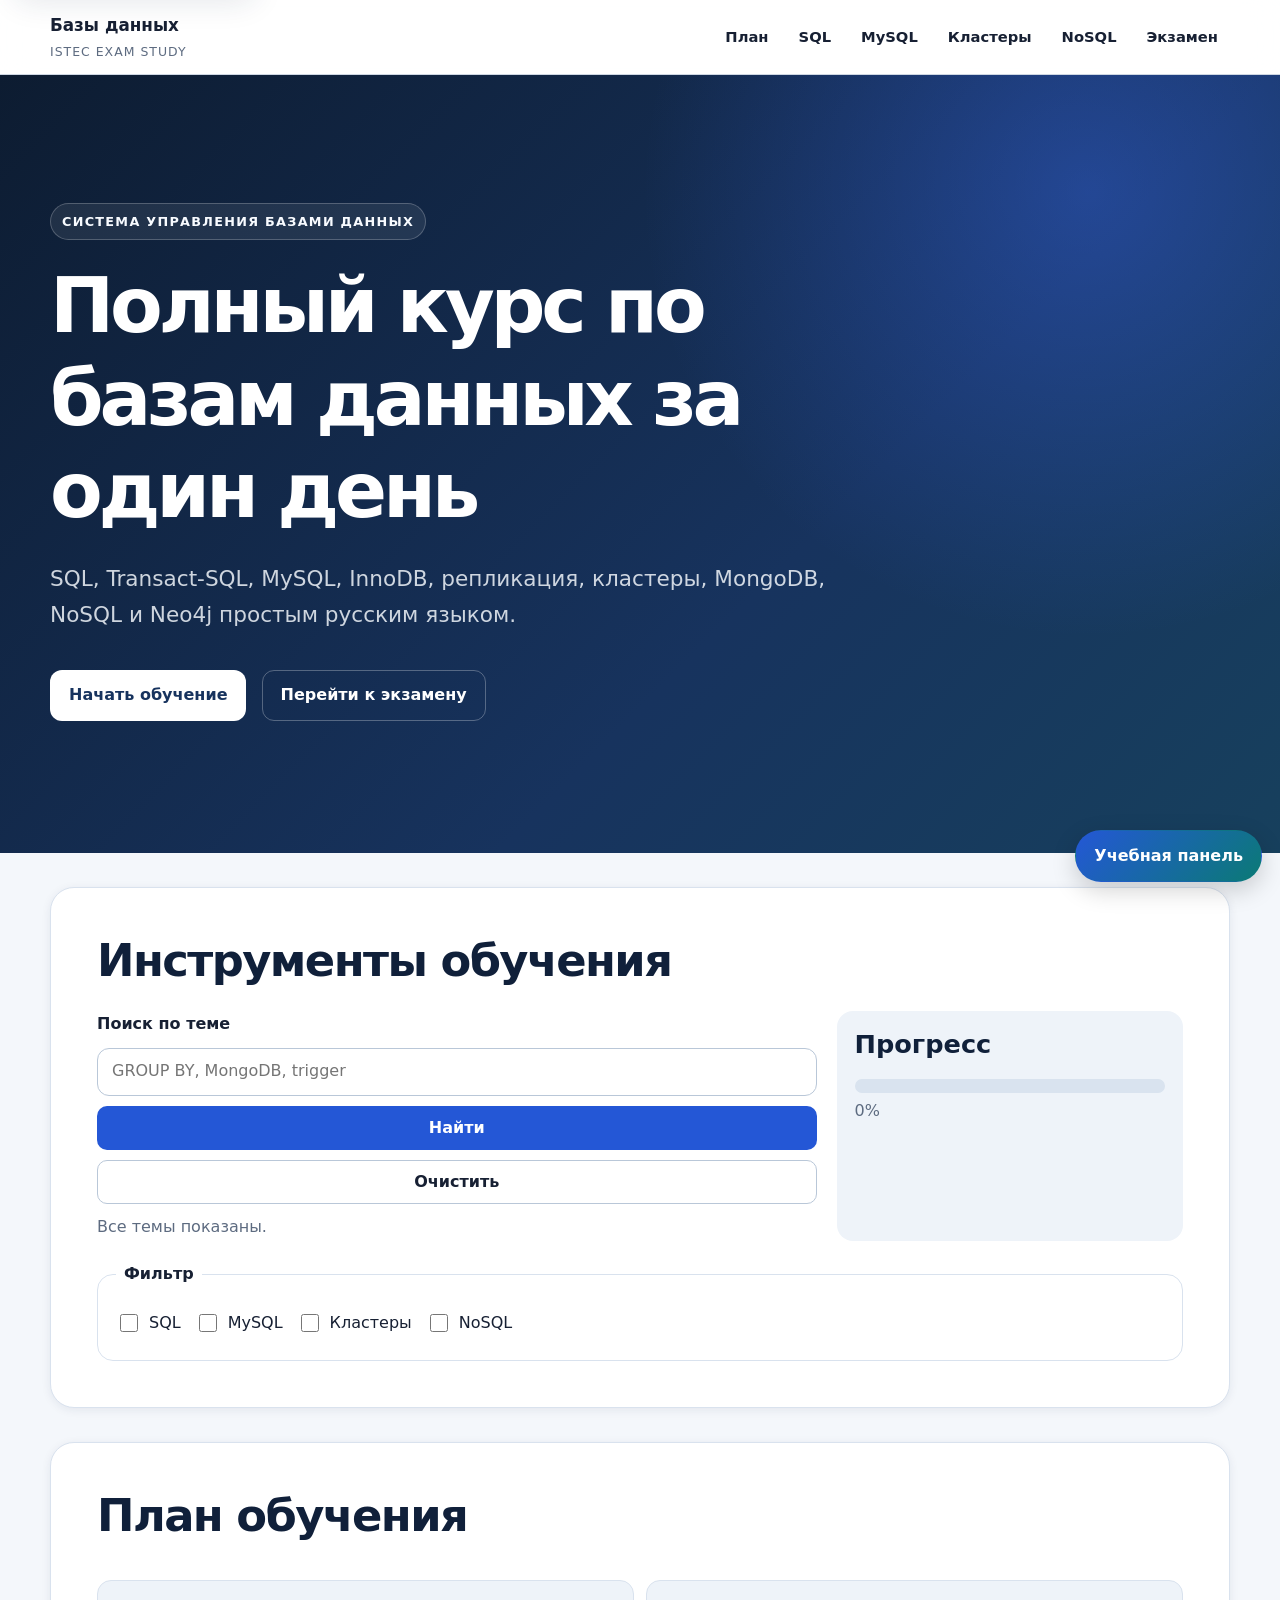
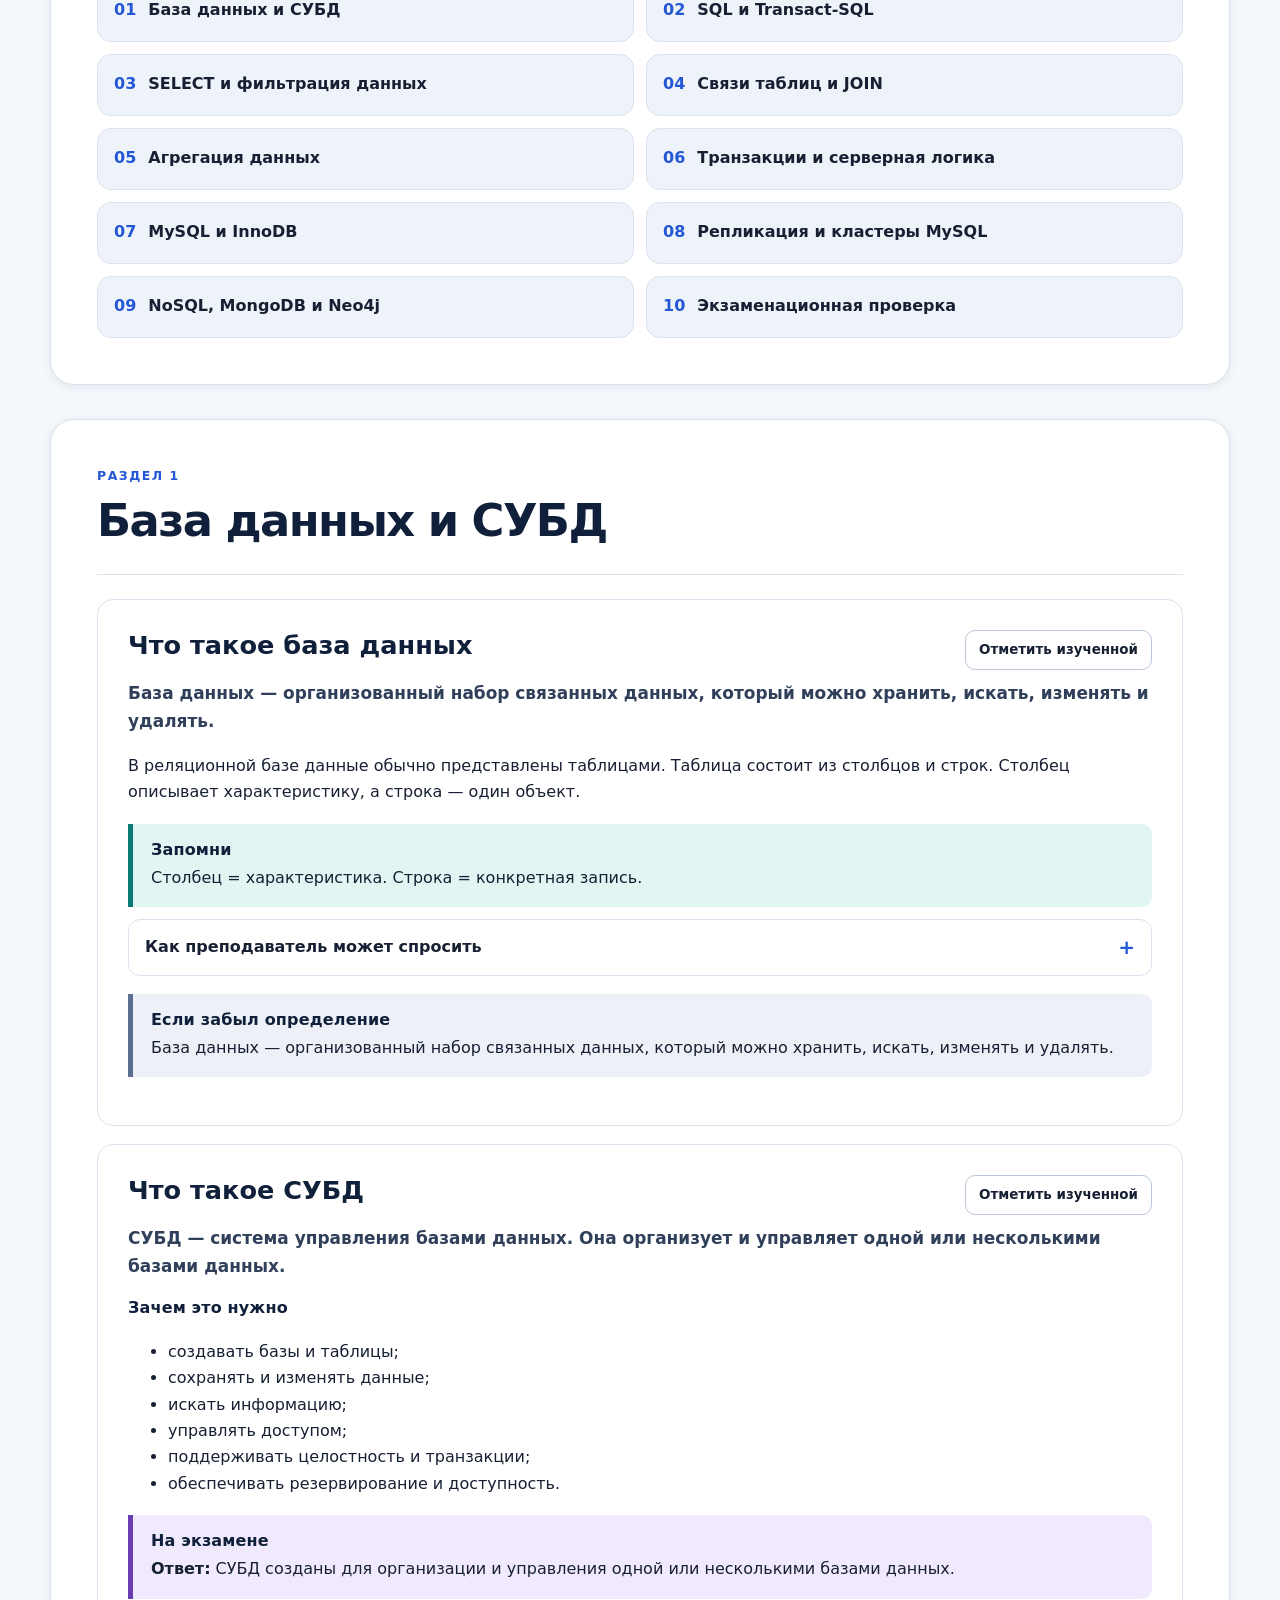
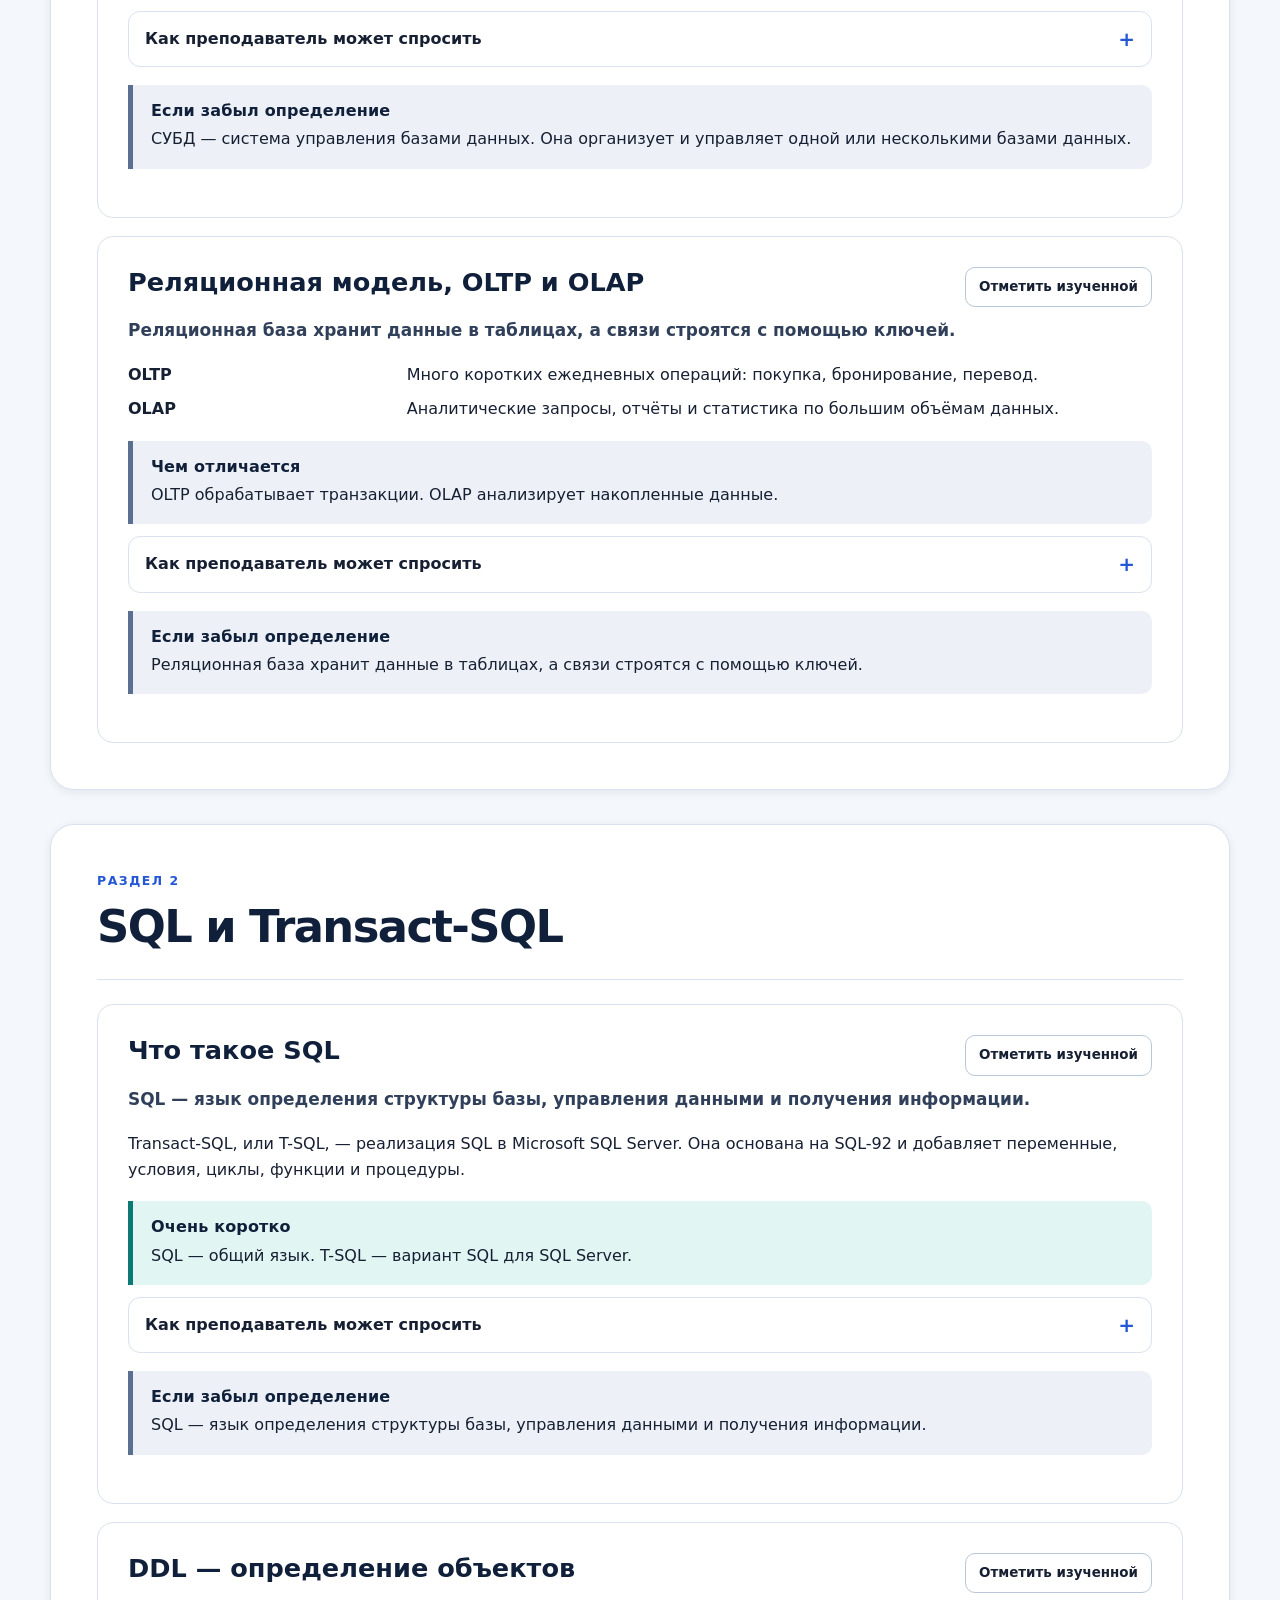
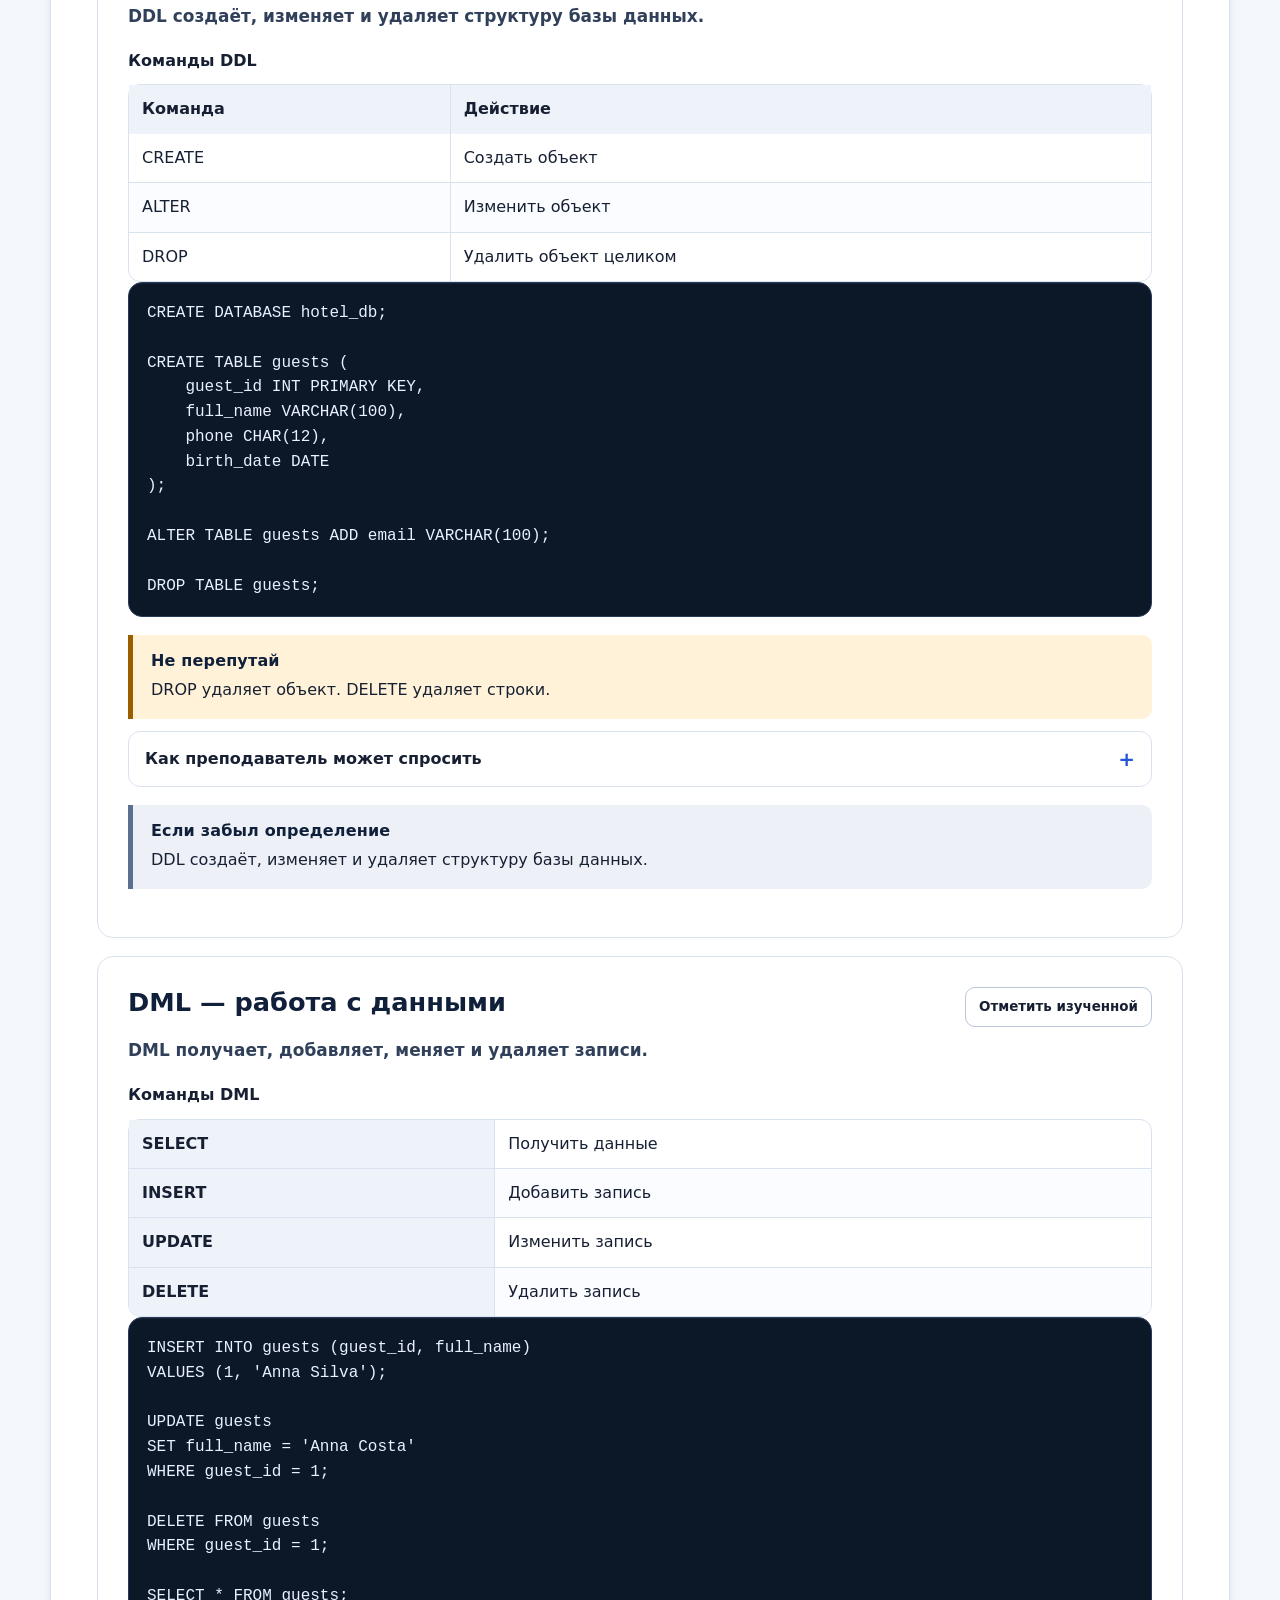
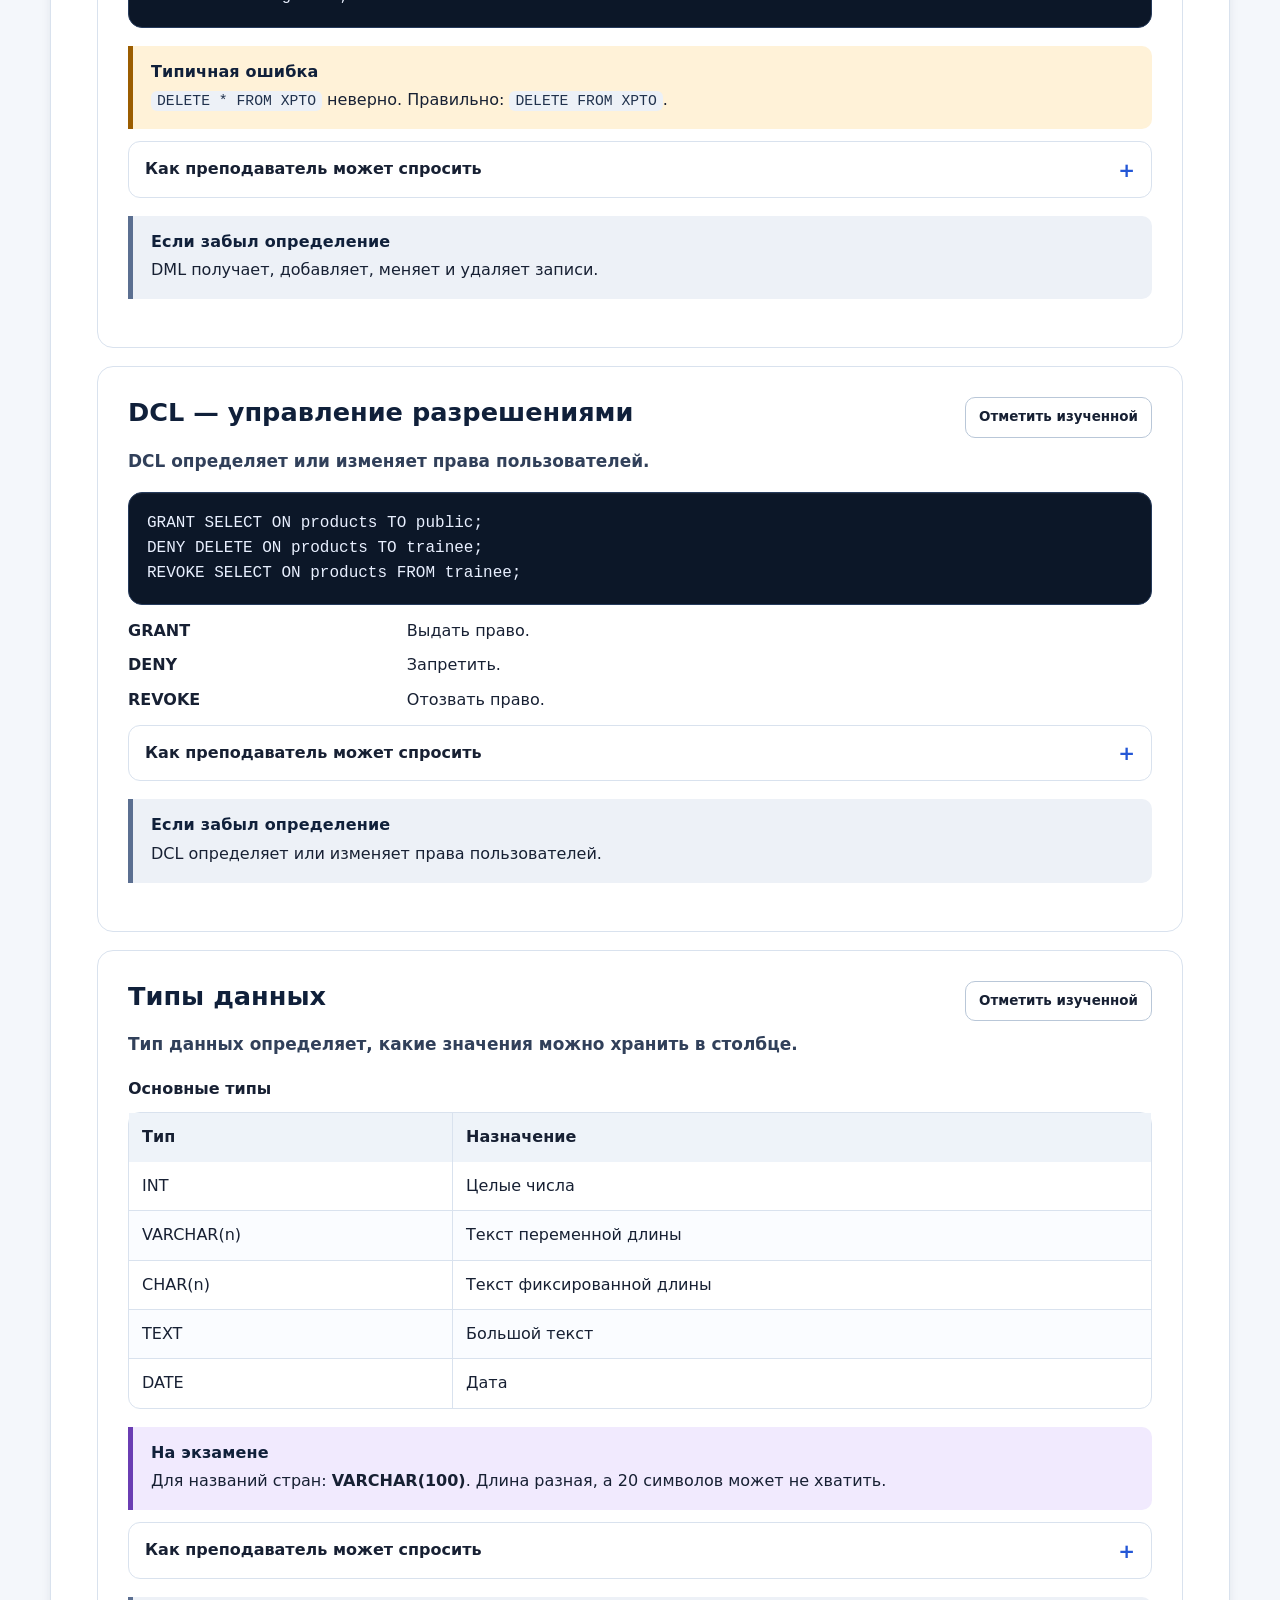
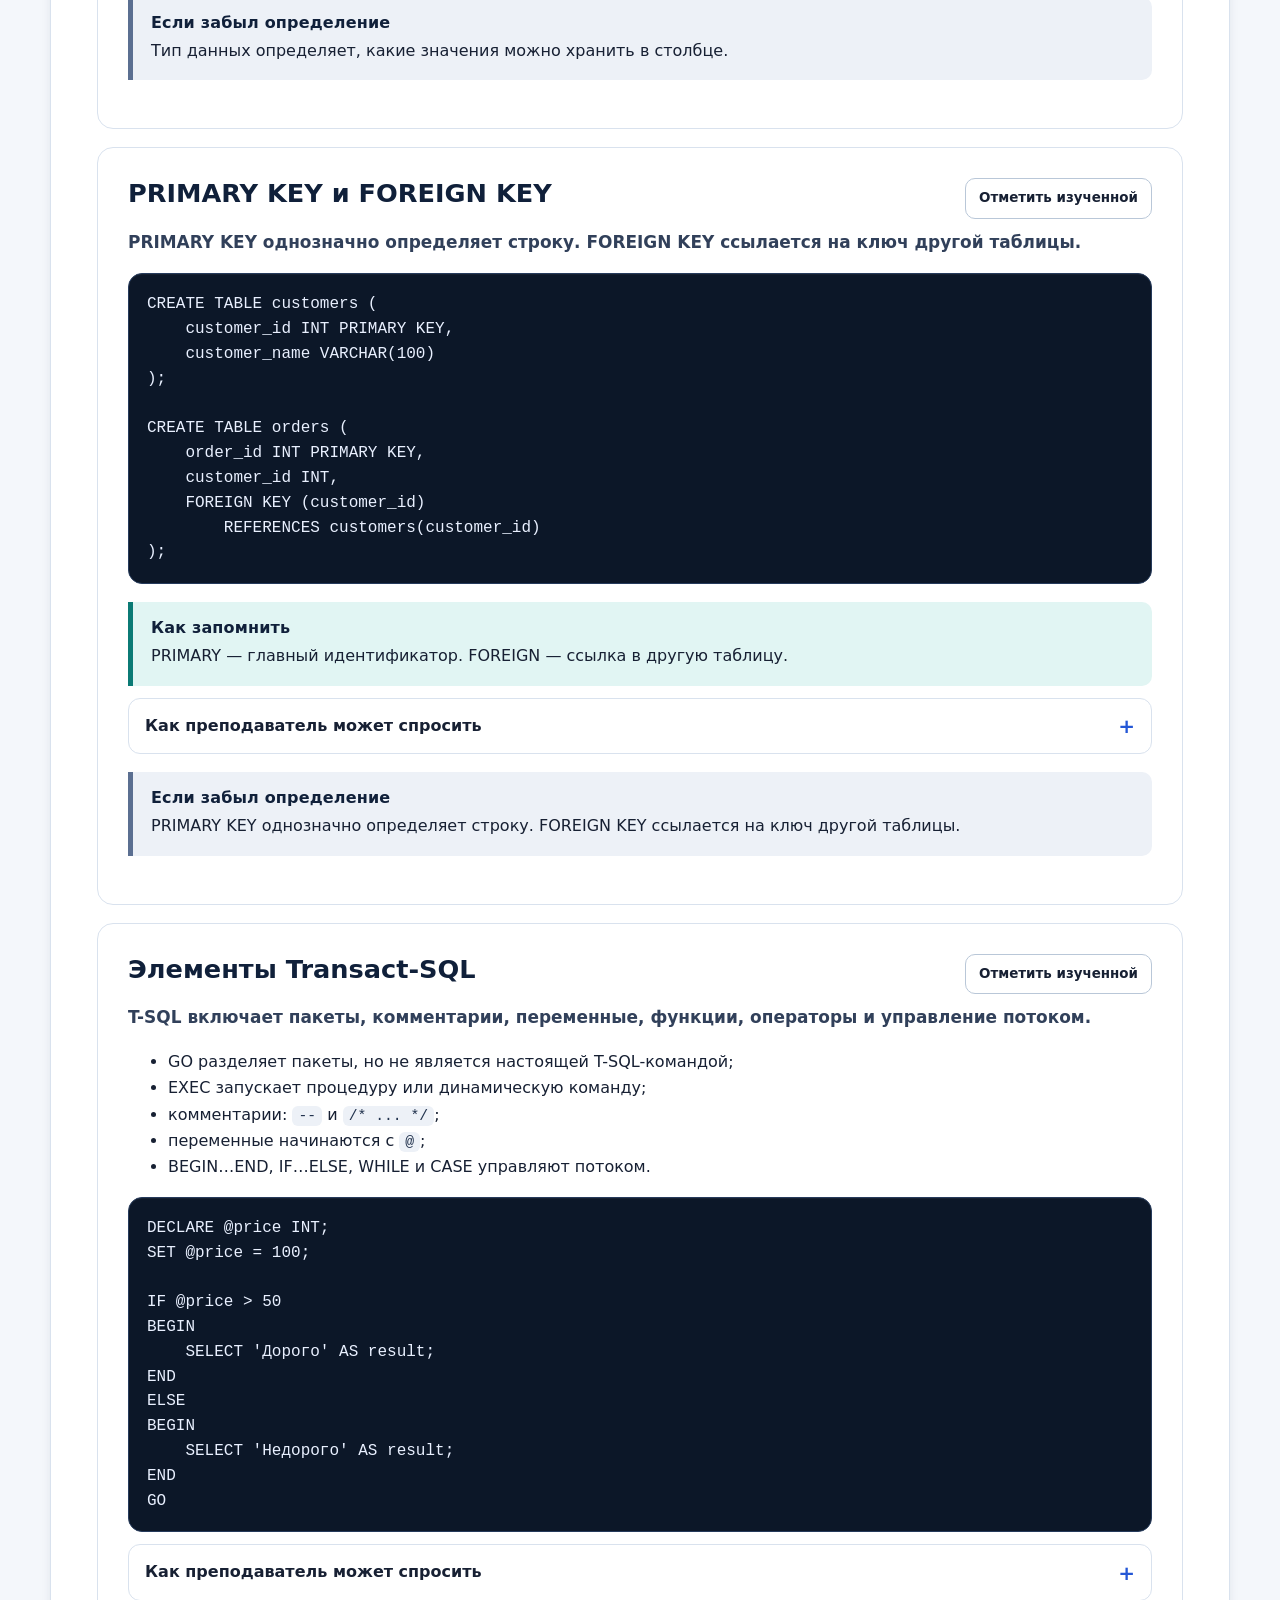
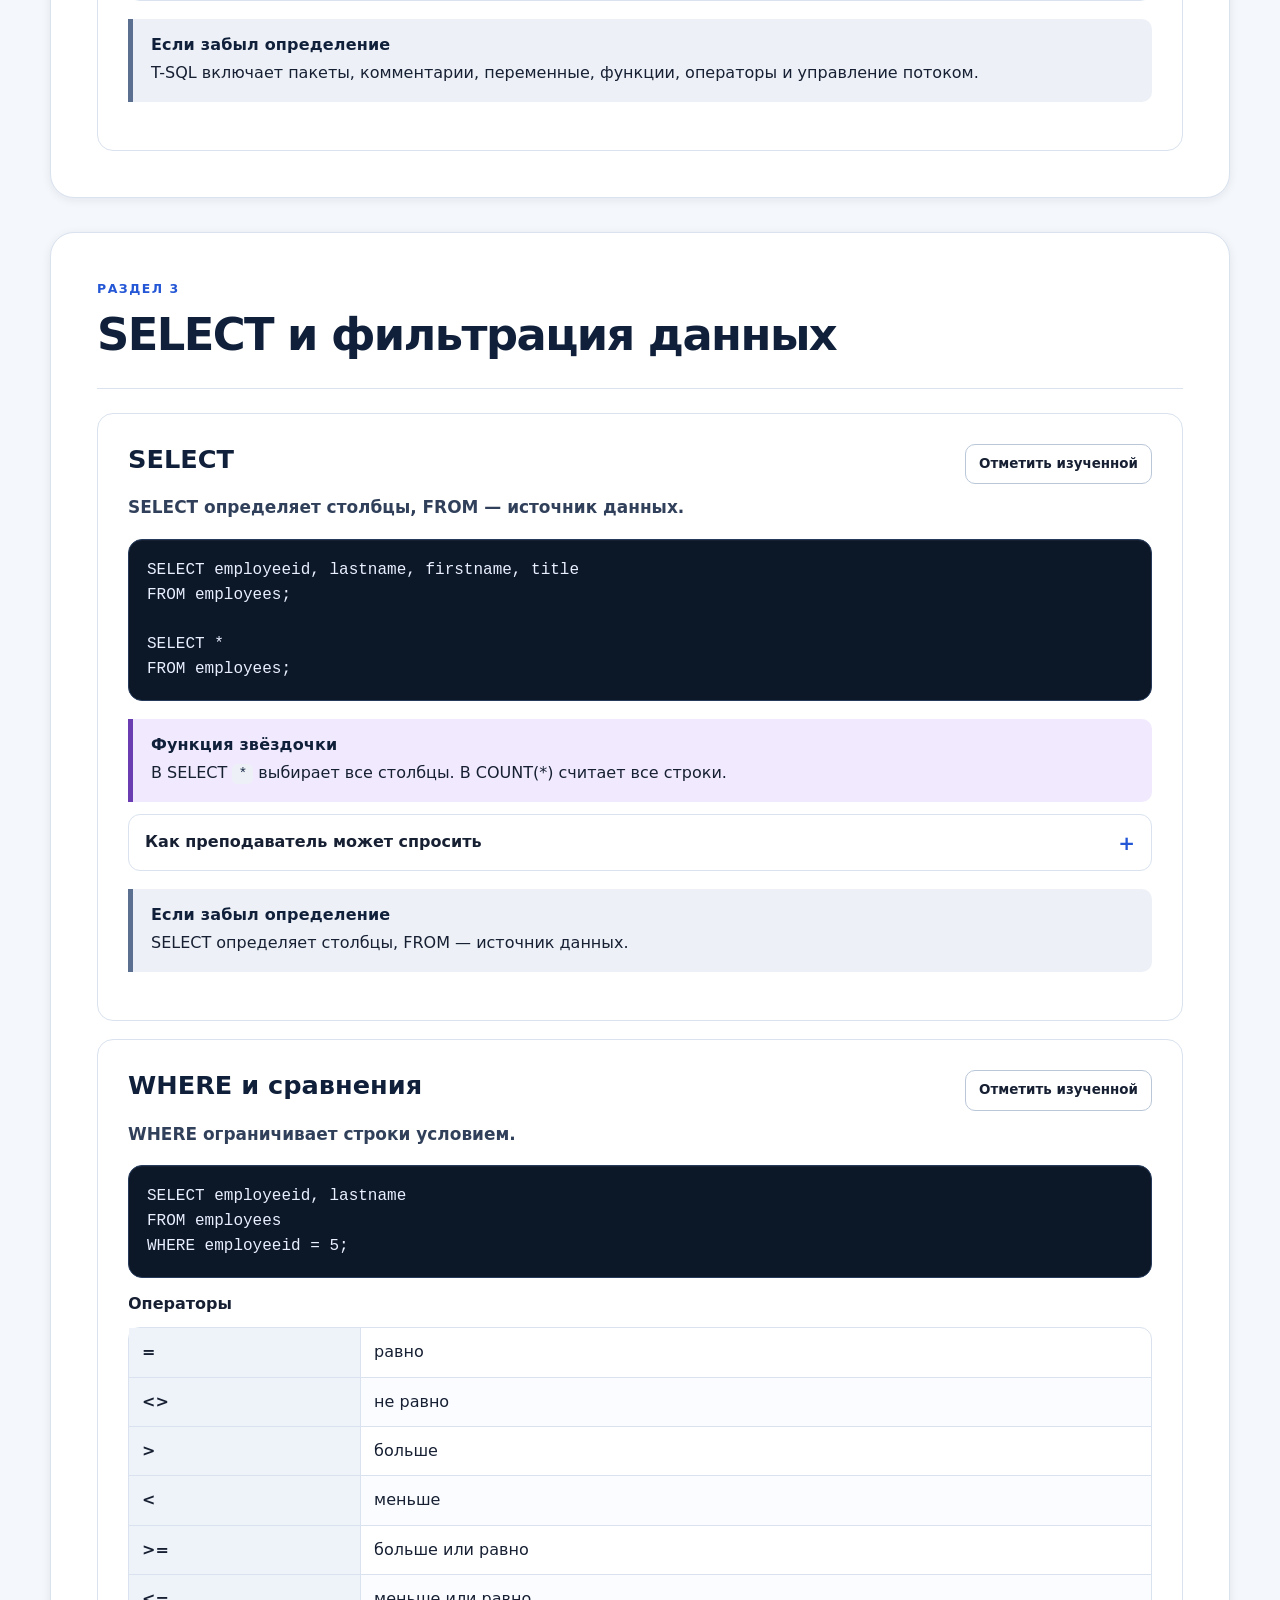
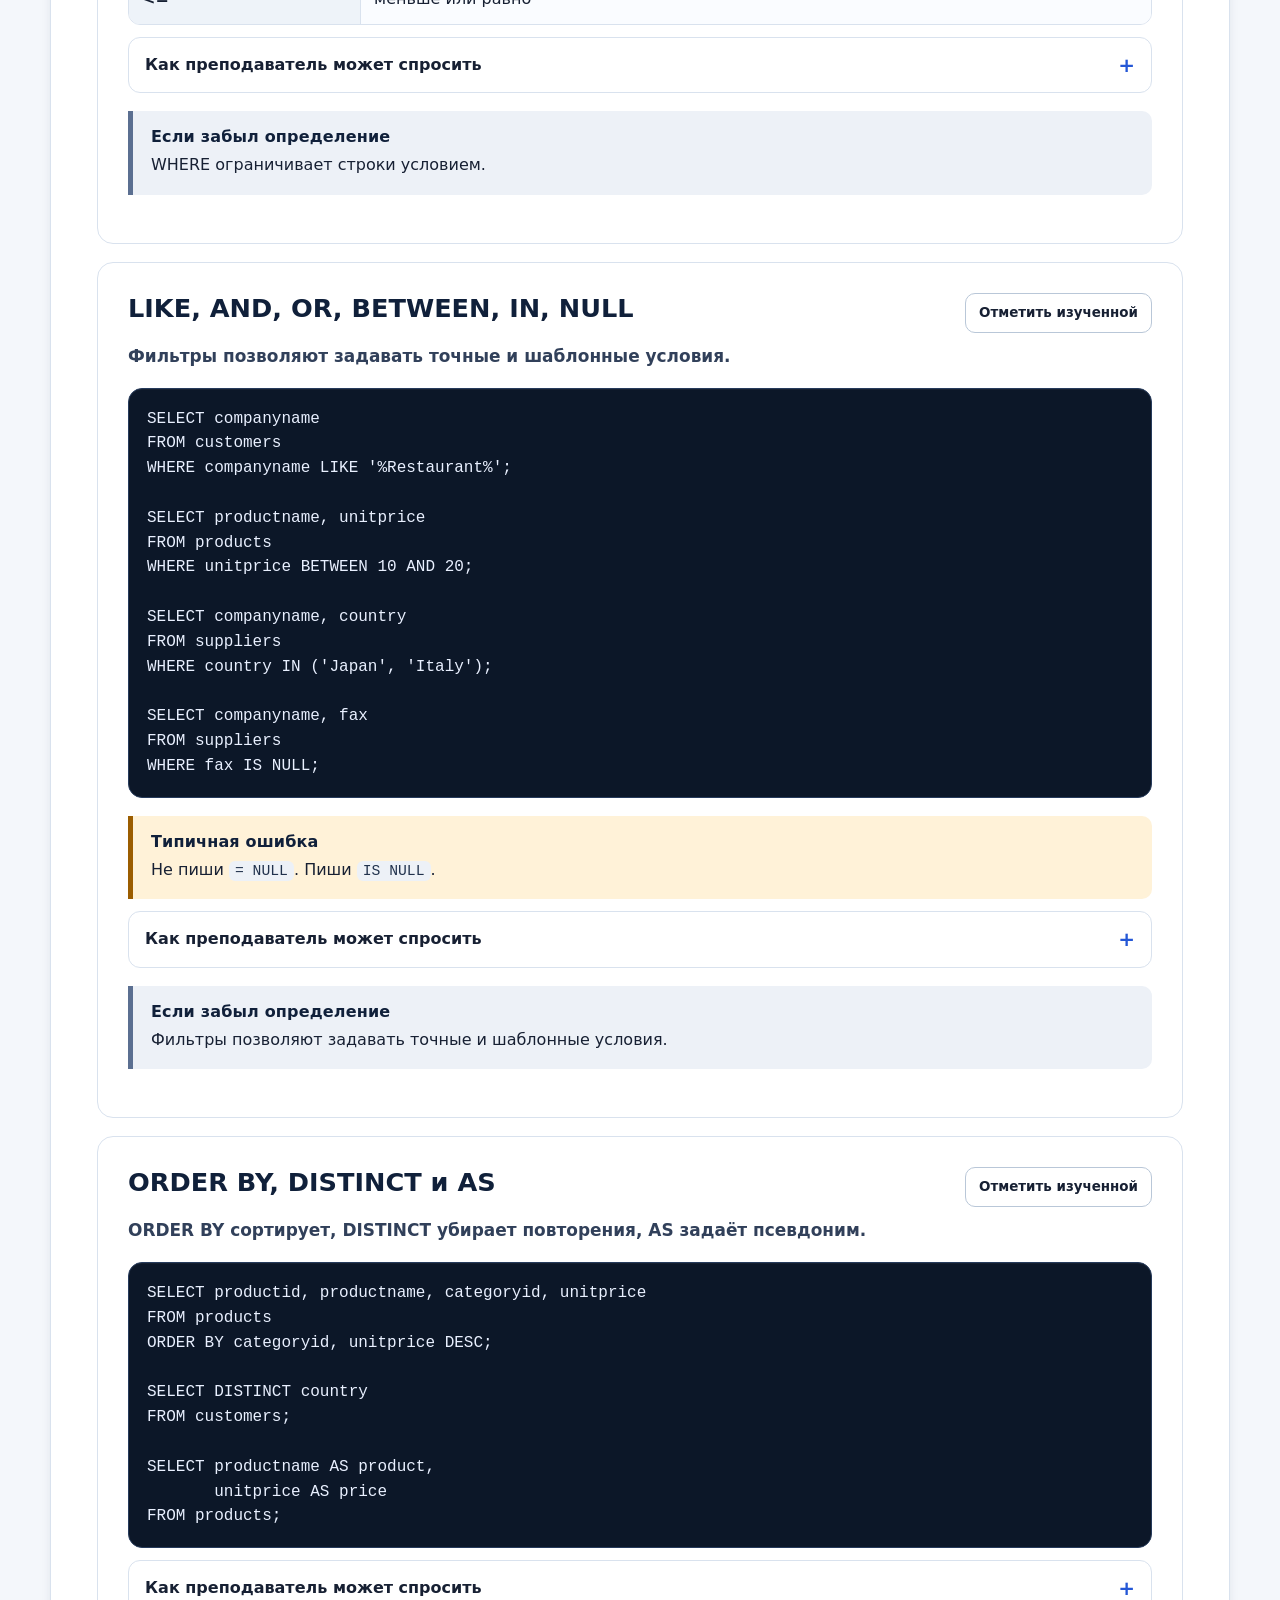
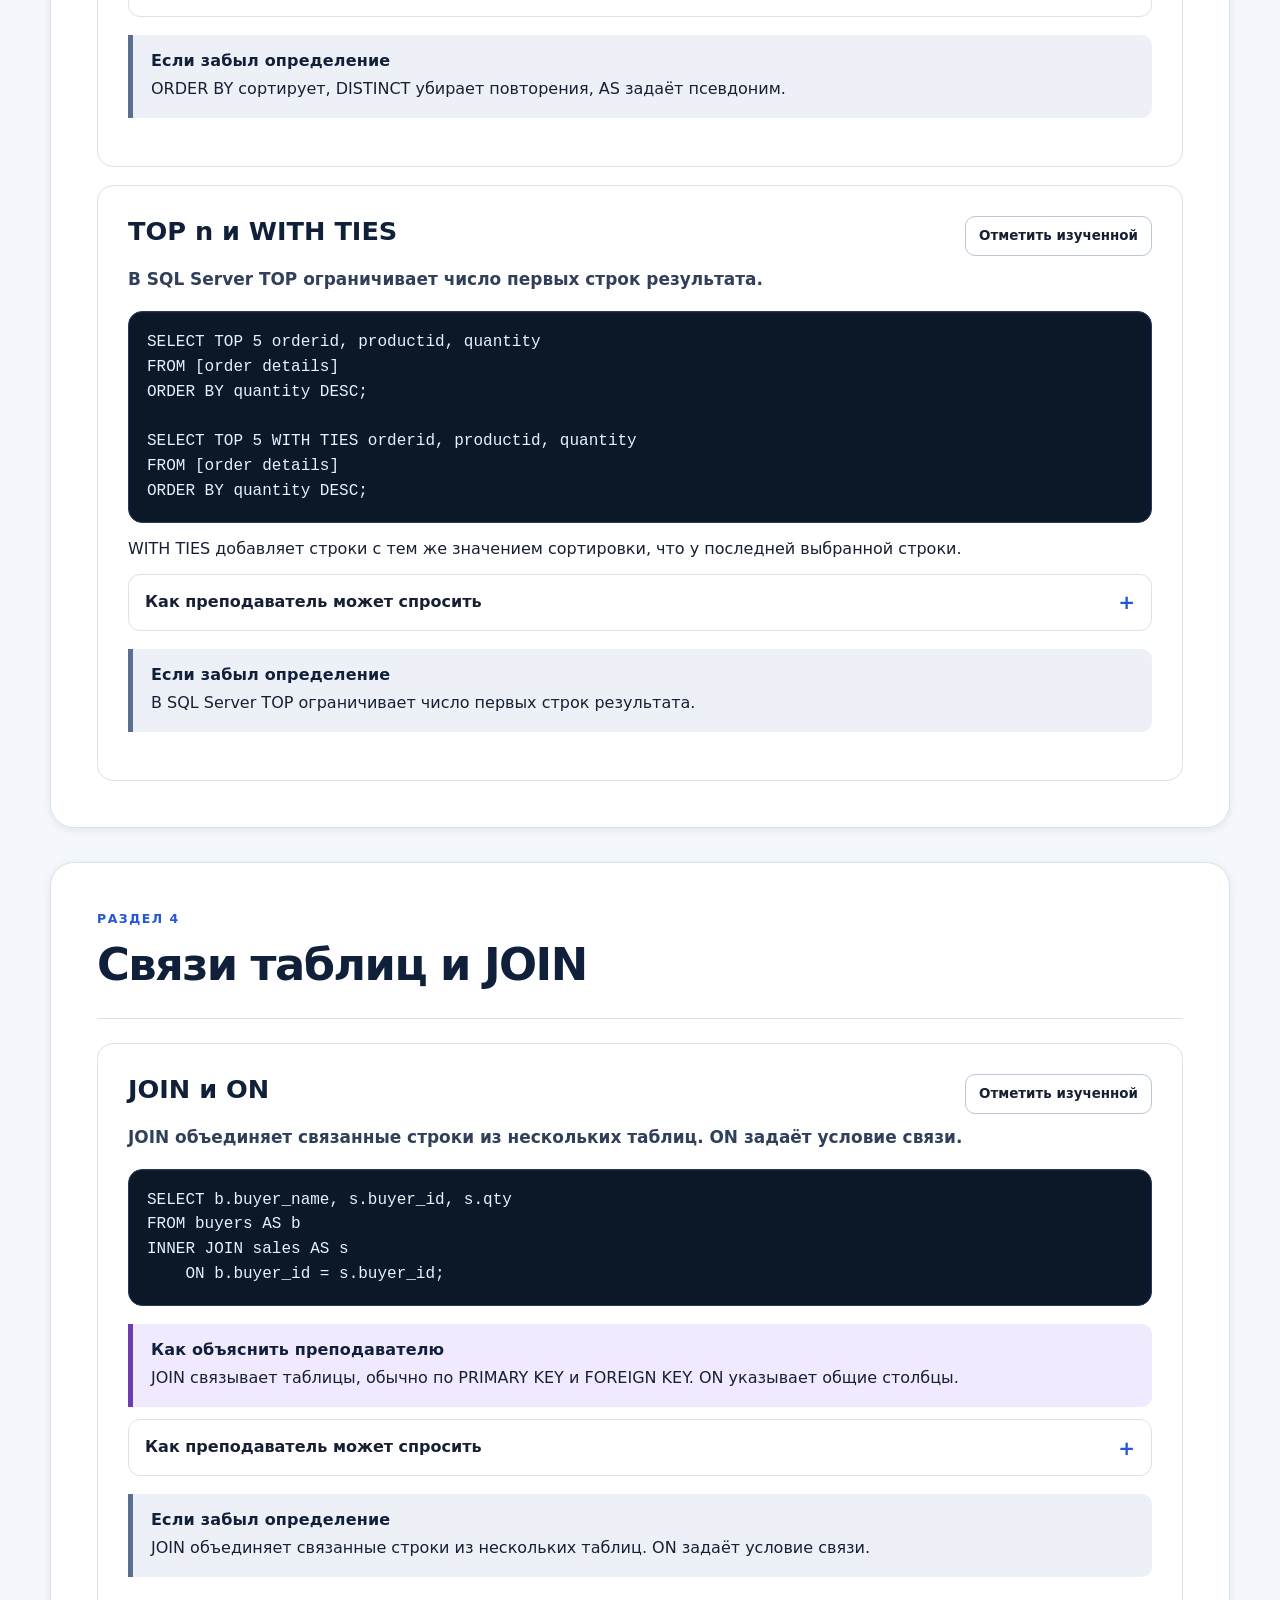
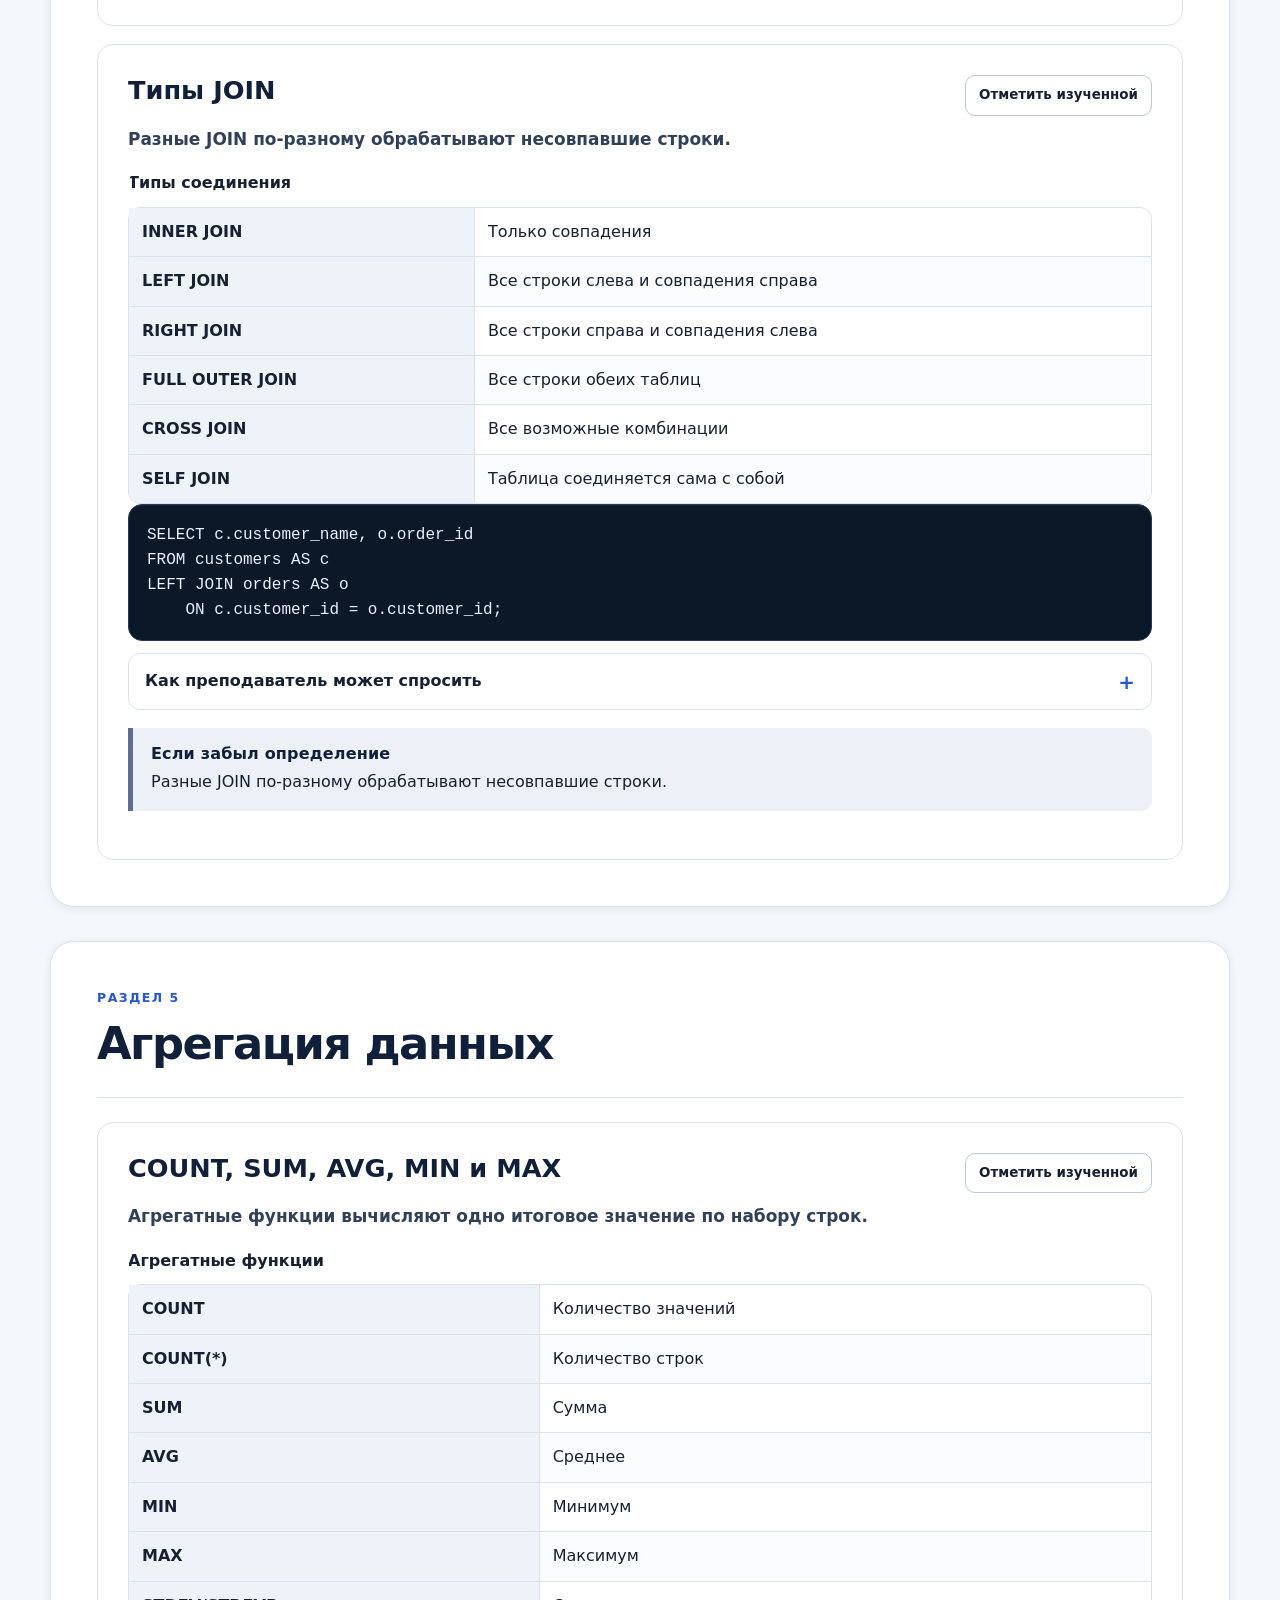
<file: index.html>
<!doctype html>
<html lang="ru" data-app="database-exam-study" data-version="1.0">
  <head>
    <meta charset="UTF-8" />
    <meta name="viewport" content="width=device-width, initial-scale=1.0" />
    <meta
      name="description"
      content="Учебный сайт по базам данных для экзамена ISTEC"
    />
    <title>Базы данных — подготовка к экзамену ISTEC</title>
    <link rel="stylesheet" href="styles.css" />
    <script src="script.js" defer></script>
</head>
  <body id="top" data-page="home" data-progress="0">
    <a href="#main-content" class="skip-link">Перейти к содержимому</a>
    <header class="site-header" role="banner" data-section="header">
      <a class="brand" href="#top" aria-label="Главная"
        ><strong>Базы данных</strong><span>ISTEC Exam Study</span></a
      >
      <button
        type="button"
        class="menu-toggle"
        aria-expanded="false"
        aria-controls="primary-navigation"
        data-action="toggle-menu"
      >
        Меню
      </button>
      <nav id="primary-navigation" aria-label="Основная навигация">
        <ul>
          <li><a href="#study-map">План</a></li>
          <li><a href="#sql-foundations">SQL</a></li>
          <li><a href="#mysql">MySQL</a></li>
          <li><a href="#clusters">Кластеры</a></li>
          <li><a href="#nosql">NoSQL</a></li>
          <li><a href="#exam">Экзамен</a></li>
        </ul>
      </nav>
    </header>
    <main id="main-content" tabindex="-1">
      <section class="hero" data-section="hero" aria-labelledby="hero-title">
        <p>Система управления базами данных</p>
        <h1 id="hero-title">Полный курс по базам данных за один день</h1>
        <p>
          SQL, Transact-SQL, MySQL, InnoDB, репликация, кластеры, MongoDB, NoSQL
          и Neo4j простым русским языком.
        </p>
        <a href="#study-map">Начать обучение</a>
        <a href="#exam">Перейти к экзамену</a>
      </section>
      <section
        class="study-tools"
        aria-labelledby="tools-title"
        data-section="tools"
      >
        <h2 id="tools-title">Инструменты обучения</h2>
        <form role="search" data-search-form>
          <label for="site-search">Поиск по теме</label
          ><input
            id="site-search"
            type="search"
            placeholder="GROUP BY, MongoDB, trigger"
            data-search-input
          /><button type="submit">Найти</button
          ><button type="reset">Очистить</button
          ><output aria-live="polite" data-search-output
            >Все темы показаны.</output
          >
        </form>
        <div class="progress-panel">
          <h3>Прогресс</h3>
          <progress max="100" value="0" data-progress="course">0%</progress
          ><output aria-live="polite">0%</output>
        </div>
        <form data-filter-form>
          <fieldset>
            <legend>Фильтр</legend>
            <label><input type="checkbox" data-filter="sql" />SQL</label
            ><label><input type="checkbox" data-filter="mysql" />MySQL</label
            ><label
              ><input type="checkbox" data-filter="cluster" />Кластеры</label
            ><label><input type="checkbox" data-filter="nosql" />NoSQL</label>
          </fieldset>
        </form>
      </section>
      <section
        id="study-map"
        class="study-map"
        data-section="study-map"
        aria-labelledby="study-map-title"
      >
        <h2 id="study-map-title">План обучения</h2>
        <ol>
          <li>
            <a href="#dbms" data-title="База данных и СУБД"
              >База данных и СУБД</a
            >
          </li>
          <li>
            <a href="#sql-foundations" data-title="SQL и Transact-SQL"
              >SQL и Transact-SQL</a
            >
          </li>
          <li>
            <a href="#queries" data-title="SELECT и фильтрация данных"
              >SELECT и фильтрация данных</a
            >
          </li>
          <li>
            <a href="#joins" data-title="Связи таблиц и JOIN"
              >Связи таблиц и JOIN</a
            >
          </li>
          <li>
            <a href="#aggregation" data-title="Агрегация данных"
              >Агрегация данных</a
            >
          </li>
          <li>
            <a href="#transactions" data-title="Транзакции и серверная логика"
              >Транзакции и серверная логика</a
            >
          </li>
          <li>
            <a href="#mysql" data-title="MySQL и InnoDB">MySQL и InnoDB</a>
          </li>
          <li>
            <a href="#clusters" data-title="Репликация и кластеры MySQL"
              >Репликация и кластеры MySQL</a
            >
          </li>
          <li>
            <a href="#nosql" data-title="NoSQL, MongoDB и Neo4j"
              >NoSQL, MongoDB и Neo4j</a
            >
          </li>
          <li><a href="#exam">Экзаменационная проверка</a></li>
        </ol>
      </section>
      <section
        id="dbms"
        class="course-section"
        data-section="dbms"
        data-category="fundamentals"
        data-title="База данных и СУБД"
        aria-labelledby="dbms-title"
      >
        <header class="section-header">
          <p>Раздел 1</p>
          <h2 id="dbms-title">База данных и СУБД</h2>
        </header>
        <article
          class="topic-card"
          id="topic-database"
          data-topic="database"
          data-search="Что такое база данных База данных — организованный набор связанных данных, который можно хранить, искать, изменять и удалять."
          data-complete="false"
        >
          <header class="topic-card__header">
            <h3>Что такое база данных</h3>
            <button
              type="button"
              aria-pressed="false"
              aria-label="Отметить тему как изученную"
              data-action="complete-topic"
            >
              Отметить изученной
            </button>
          </header>
          <p class="topic-card__summary">
            База данных — организованный набор связанных данных, который можно
            хранить, искать, изменять и удалять.
          </p>
          <div class="topic-card__content">
            <p>
              В реляционной базе данные обычно представлены таблицами. Таблица
              состоит из столбцов и строк. Столбец описывает характеристику, а
              строка — один объект.
            </p>
            <aside class="callout callout--memory" aria-label="Запомни">
              <h4>Запомни</h4>
              <p>Столбец = характеристика. Строка = конкретная запись.</p>
            </aside>
          </div>
          <details class="exam-prompt">
            <summary>Как преподаватель может спросить</summary>
            <p>
              Дайте определение, объясните назначение, назовите основные
              элементы и приведите короткий пример.
            </p>
          </details>
          <aside class="callout callout--fallback">
            <h4>Если забыл определение</h4>
            <p>
              База данных — организованный набор связанных данных, который можно
              хранить, искать, изменять и удалять.
            </p>
          </aside>
        </article>
        <article
          class="topic-card"
          id="topic-dbms"
          data-topic="dbms"
          data-search="Что такое СУБД СУБД — система управления базами данных. Она организует и управляет одной или несколькими базами данных."
          data-complete="false"
        >
          <header class="topic-card__header">
            <h3>Что такое СУБД</h3>
            <button
              type="button"
              aria-pressed="false"
              aria-label="Отметить тему как изученную"
              data-action="complete-topic"
            >
              Отметить изученной
            </button>
          </header>
          <p class="topic-card__summary">
            СУБД — система управления базами данных. Она организует и управляет
            одной или несколькими базами данных.
          </p>
          <div class="topic-card__content">
            <h4>Зачем это нужно</h4>
            <ul>
              <li>создавать базы и таблицы;</li>
              <li>сохранять и изменять данные;</li>
              <li>искать информацию;</li>
              <li>управлять доступом;</li>
              <li>поддерживать целостность и транзакции;</li>
              <li>обеспечивать резервирование и доступность.</li>
            </ul>
            <aside class="callout callout--exam">
              <h4>На экзамене</h4>
              <p>
                <strong>Ответ:</strong> СУБД созданы для организации и
                управления одной или несколькими базами данных.
              </p>
            </aside>
          </div>
          <details class="exam-prompt">
            <summary>Как преподаватель может спросить</summary>
            <p>
              Дайте определение, объясните назначение, назовите основные
              элементы и приведите короткий пример.
            </p>
          </details>
          <aside class="callout callout--fallback">
            <h4>Если забыл определение</h4>
            <p>
              СУБД — система управления базами данных. Она организует и
              управляет одной или несколькими базами данных.
            </p>
          </aside>
        </article>
        <article
          class="topic-card"
          id="topic-relational"
          data-topic="relational"
          data-search="Реляционная модель, OLTP и OLAP Реляционная база хранит данные в таблицах, а связи строятся с помощью ключей."
          data-complete="false"
        >
          <header class="topic-card__header">
            <h3>Реляционная модель, OLTP и OLAP</h3>
            <button
              type="button"
              aria-pressed="false"
              aria-label="Отметить тему как изученную"
              data-action="complete-topic"
            >
              Отметить изученной
            </button>
          </header>
          <p class="topic-card__summary">
            Реляционная база хранит данные в таблицах, а связи строятся с
            помощью ключей.
          </p>
          <div class="topic-card__content">
            <dl>
              <dt>OLTP</dt>
              <dd>
                Много коротких ежедневных операций: покупка, бронирование,
                перевод.
              </dd>
              <dt>OLAP</dt>
              <dd>
                Аналитические запросы, отчёты и статистика по большим объёмам
                данных.
              </dd>
            </dl>
            <aside class="callout callout--compare">
              <h4>Чем отличается</h4>
              <p>
                OLTP обрабатывает транзакции. OLAP анализирует накопленные
                данные.
              </p>
            </aside>
          </div>
          <details class="exam-prompt">
            <summary>Как преподаватель может спросить</summary>
            <p>
              Дайте определение, объясните назначение, назовите основные
              элементы и приведите короткий пример.
            </p>
          </details>
          <aside class="callout callout--fallback">
            <h4>Если забыл определение</h4>
            <p>
              Реляционная база хранит данные в таблицах, а связи строятся с
              помощью ключей.
            </p>
          </aside>
        </article>
      </section>
      <section
        id="sql-foundations"
        class="course-section"
        data-section="sql-foundations"
        data-category="sql"
        data-title="SQL и Transact-SQL"
        aria-labelledby="sql-foundations-title"
      >
        <header class="section-header">
          <p>Раздел 2</p>
          <h2 id="sql-foundations-title">SQL и Transact-SQL</h2>
        </header>
        <article
          class="topic-card"
          id="topic-sql"
          data-topic="sql"
          data-search="Что такое SQL SQL — язык определения структуры базы, управления данными и получения информации."
          data-complete="false"
        >
          <header class="topic-card__header">
            <h3>Что такое SQL</h3>
            <button
              type="button"
              aria-pressed="false"
              aria-label="Отметить тему как изученную"
              data-action="complete-topic"
            >
              Отметить изученной
            </button>
          </header>
          <p class="topic-card__summary">
            SQL — язык определения структуры базы, управления данными и
            получения информации.
          </p>
          <div class="topic-card__content">
            <p>
              Transact-SQL, или T-SQL, — реализация SQL в Microsoft SQL Server.
              Она основана на SQL-92 и добавляет переменные, условия, циклы,
              функции и процедуры.
            </p>
            <aside class="callout callout--short">
              <h4>Очень коротко</h4>
              <p>SQL — общий язык. T-SQL — вариант SQL для SQL Server.</p>
            </aside>
          </div>
          <details class="exam-prompt">
            <summary>Как преподаватель может спросить</summary>
            <p>
              Дайте определение, объясните назначение, назовите основные
              элементы и приведите короткий пример.
            </p>
          </details>
          <aside class="callout callout--fallback">
            <h4>Если забыл определение</h4>
            <p>
              SQL — язык определения структуры базы, управления данными и
              получения информации.
            </p>
          </aside>
        </article>
        <article
          class="topic-card"
          id="topic-ddl"
          data-topic="ddl"
          data-search="DDL — определение объектов DDL создаёт, изменяет и удаляет структуру базы данных."
          data-complete="false"
        >
          <header class="topic-card__header">
            <h3>DDL — определение объектов</h3>
            <button
              type="button"
              aria-pressed="false"
              aria-label="Отметить тему как изученную"
              data-action="complete-topic"
            >
              Отметить изученной
            </button>
          </header>
          <p class="topic-card__summary">
            DDL создаёт, изменяет и удаляет структуру базы данных.
          </p>
          <div class="topic-card__content">
            <table>
              <caption>
                Команды DDL
              </caption>
              <thead>
                <tr>
                  <th>Команда</th>
                  <th>Действие</th>
                </tr>
              </thead>
              <tbody>
                <tr>
                  <td>CREATE</td>
                  <td>Создать объект</td>
                </tr>
                <tr>
                  <td>ALTER</td>
                  <td>Изменить объект</td>
                </tr>
                <tr>
                  <td>DROP</td>
                  <td>Удалить объект целиком</td>
                </tr>
              </tbody>
            </table>
            <pre><code>CREATE DATABASE hotel_db;

CREATE TABLE guests (
    guest_id INT PRIMARY KEY,
    full_name VARCHAR(100),
    phone CHAR(12),
    birth_date DATE
);

ALTER TABLE guests ADD email VARCHAR(100);

DROP TABLE guests;</code></pre>
            <aside class="callout callout--warning">
              <h4>Не перепутай</h4>
              <p>DROP удаляет объект. DELETE удаляет строки.</p>
            </aside>
          </div>
          <details class="exam-prompt">
            <summary>Как преподаватель может спросить</summary>
            <p>
              Дайте определение, объясните назначение, назовите основные
              элементы и приведите короткий пример.
            </p>
          </details>
          <aside class="callout callout--fallback">
            <h4>Если забыл определение</h4>
            <p>DDL создаёт, изменяет и удаляет структуру базы данных.</p>
          </aside>
        </article>
        <article
          class="topic-card"
          id="topic-dml"
          data-topic="dml"
          data-search="DML — работа с данными DML получает, добавляет, меняет и удаляет записи."
          data-complete="false"
        >
          <header class="topic-card__header">
            <h3>DML — работа с данными</h3>
            <button
              type="button"
              aria-pressed="false"
              aria-label="Отметить тему как изученную"
              data-action="complete-topic"
            >
              Отметить изученной
            </button>
          </header>
          <p class="topic-card__summary">
            DML получает, добавляет, меняет и удаляет записи.
          </p>
          <div class="topic-card__content">
            <table>
              <caption>
                Команды DML
              </caption>
              <tbody>
                <tr>
                  <th>SELECT</th>
                  <td>Получить данные</td>
                </tr>
                <tr>
                  <th>INSERT</th>
                  <td>Добавить запись</td>
                </tr>
                <tr>
                  <th>UPDATE</th>
                  <td>Изменить запись</td>
                </tr>
                <tr>
                  <th>DELETE</th>
                  <td>Удалить запись</td>
                </tr>
              </tbody>
            </table>
            <pre><code>INSERT INTO guests (guest_id, full_name)
VALUES (1, 'Anna Silva');

UPDATE guests
SET full_name = 'Anna Costa'
WHERE guest_id = 1;

DELETE FROM guests
WHERE guest_id = 1;

SELECT * FROM guests;</code></pre>
            <aside class="callout callout--error">
              <h4>Типичная ошибка</h4>
              <p>
                <code>DELETE * FROM XPTO</code> неверно. Правильно:
                <code>DELETE FROM XPTO</code>.
              </p>
            </aside>
          </div>
          <details class="exam-prompt">
            <summary>Как преподаватель может спросить</summary>
            <p>
              Дайте определение, объясните назначение, назовите основные
              элементы и приведите короткий пример.
            </p>
          </details>
          <aside class="callout callout--fallback">
            <h4>Если забыл определение</h4>
            <p>DML получает, добавляет, меняет и удаляет записи.</p>
          </aside>
        </article>
        <article
          class="topic-card"
          id="topic-dcl"
          data-topic="dcl"
          data-search="DCL — управление разрешениями DCL определяет или изменяет права пользователей."
          data-complete="false"
        >
          <header class="topic-card__header">
            <h3>DCL — управление разрешениями</h3>
            <button
              type="button"
              aria-pressed="false"
              aria-label="Отметить тему как изученную"
              data-action="complete-topic"
            >
              Отметить изученной
            </button>
          </header>
          <p class="topic-card__summary">
            DCL определяет или изменяет права пользователей.
          </p>
          <div class="topic-card__content">
            <pre><code>GRANT SELECT ON products TO public;
DENY DELETE ON products TO trainee;
REVOKE SELECT ON products FROM trainee;</code></pre>
            <dl>
              <dt>GRANT</dt>
              <dd>Выдать право.</dd>
              <dt>DENY</dt>
              <dd>Запретить.</dd>
              <dt>REVOKE</dt>
              <dd>Отозвать право.</dd>
            </dl>
          </div>
          <details class="exam-prompt">
            <summary>Как преподаватель может спросить</summary>
            <p>
              Дайте определение, объясните назначение, назовите основные
              элементы и приведите короткий пример.
            </p>
          </details>
          <aside class="callout callout--fallback">
            <h4>Если забыл определение</h4>
            <p>DCL определяет или изменяет права пользователей.</p>
          </aside>
        </article>
        <article
          class="topic-card"
          id="topic-types"
          data-topic="types"
          data-search="Типы данных Тип данных определяет, какие значения можно хранить в столбце."
          data-complete="false"
        >
          <header class="topic-card__header">
            <h3>Типы данных</h3>
            <button
              type="button"
              aria-pressed="false"
              aria-label="Отметить тему как изученную"
              data-action="complete-topic"
            >
              Отметить изученной
            </button>
          </header>
          <p class="topic-card__summary">
            Тип данных определяет, какие значения можно хранить в столбце.
          </p>
          <div class="topic-card__content">
            <table>
              <caption>
                Основные типы
              </caption>
              <thead>
                <tr>
                  <th>Тип</th>
                  <th>Назначение</th>
                </tr>
              </thead>
              <tbody>
                <tr>
                  <td>INT</td>
                  <td>Целые числа</td>
                </tr>
                <tr>
                  <td>VARCHAR(n)</td>
                  <td>Текст переменной длины</td>
                </tr>
                <tr>
                  <td>CHAR(n)</td>
                  <td>Текст фиксированной длины</td>
                </tr>
                <tr>
                  <td>TEXT</td>
                  <td>Большой текст</td>
                </tr>
                <tr>
                  <td>DATE</td>
                  <td>Дата</td>
                </tr>
              </tbody>
            </table>
            <aside class="callout callout--exam">
              <h4>На экзамене</h4>
              <p>
                Для названий стран: <strong>VARCHAR(100)</strong>. Длина разная,
                а 20 символов может не хватить.
              </p>
            </aside>
          </div>
          <details class="exam-prompt">
            <summary>Как преподаватель может спросить</summary>
            <p>
              Дайте определение, объясните назначение, назовите основные
              элементы и приведите короткий пример.
            </p>
          </details>
          <aside class="callout callout--fallback">
            <h4>Если забыл определение</h4>
            <p>
              Тип данных определяет, какие значения можно хранить в столбце.
            </p>
          </aside>
        </article>
        <article
          class="topic-card"
          id="topic-keys"
          data-topic="keys"
          data-search="PRIMARY KEY и FOREIGN KEY PRIMARY KEY однозначно определяет строку. FOREIGN KEY ссылается на ключ другой таблицы."
          data-complete="false"
        >
          <header class="topic-card__header">
            <h3>PRIMARY KEY и FOREIGN KEY</h3>
            <button
              type="button"
              aria-pressed="false"
              aria-label="Отметить тему как изученную"
              data-action="complete-topic"
            >
              Отметить изученной
            </button>
          </header>
          <p class="topic-card__summary">
            PRIMARY KEY однозначно определяет строку. FOREIGN KEY ссылается на
            ключ другой таблицы.
          </p>
          <div class="topic-card__content">
            <pre><code>CREATE TABLE customers (
    customer_id INT PRIMARY KEY,
    customer_name VARCHAR(100)
);

CREATE TABLE orders (
    order_id INT PRIMARY KEY,
    customer_id INT,
    FOREIGN KEY (customer_id)
        REFERENCES customers(customer_id)
);</code></pre>
            <aside class="callout callout--memory">
              <h4>Как запомнить</h4>
              <p>
                PRIMARY — главный идентификатор. FOREIGN — ссылка в другую
                таблицу.
              </p>
            </aside>
          </div>
          <details class="exam-prompt">
            <summary>Как преподаватель может спросить</summary>
            <p>
              Дайте определение, объясните назначение, назовите основные
              элементы и приведите короткий пример.
            </p>
          </details>
          <aside class="callout callout--fallback">
            <h4>Если забыл определение</h4>
            <p>
              PRIMARY KEY однозначно определяет строку. FOREIGN KEY ссылается на
              ключ другой таблицы.
            </p>
          </aside>
        </article>
        <article
          class="topic-card"
          id="topic-tsql"
          data-topic="tsql"
          data-search="Элементы Transact-SQL T-SQL включает пакеты, комментарии, переменные, функции, операторы и управление потоком."
          data-complete="false"
        >
          <header class="topic-card__header">
            <h3>Элементы Transact-SQL</h3>
            <button
              type="button"
              aria-pressed="false"
              aria-label="Отметить тему как изученную"
              data-action="complete-topic"
            >
              Отметить изученной
            </button>
          </header>
          <p class="topic-card__summary">
            T-SQL включает пакеты, комментарии, переменные, функции, операторы и
            управление потоком.
          </p>
          <div class="topic-card__content">
            <ul>
              <li>
                GO разделяет пакеты, но не является настоящей T-SQL-командой;
              </li>
              <li>EXEC запускает процедуру или динамическую команду;</li>
              <li>комментарии: <code>--</code> и <code>/* ... */</code>;</li>
              <li>переменные начинаются с <code>@</code>;</li>
              <li>BEGIN…END, IF…ELSE, WHILE и CASE управляют потоком.</li>
            </ul>
            <pre><code>DECLARE @price INT;
SET @price = 100;

IF @price &gt; 50
BEGIN
    SELECT 'Дорого' AS result;
END
ELSE
BEGIN
    SELECT 'Недорого' AS result;
END
GO</code></pre>
          </div>
          <details class="exam-prompt">
            <summary>Как преподаватель может спросить</summary>
            <p>
              Дайте определение, объясните назначение, назовите основные
              элементы и приведите короткий пример.
            </p>
          </details>
          <aside class="callout callout--fallback">
            <h4>Если забыл определение</h4>
            <p>
              T-SQL включает пакеты, комментарии, переменные, функции, операторы
              и управление потоком.
            </p>
          </aside>
        </article>
      </section>
      <section
        id="queries"
        class="course-section"
        data-section="queries"
        data-category="sql"
        data-title="SELECT и фильтрация данных"
        aria-labelledby="queries-title"
      >
        <header class="section-header">
          <p>Раздел 3</p>
          <h2 id="queries-title">SELECT и фильтрация данных</h2>
        </header>
        <article
          class="topic-card"
          id="topic-select"
          data-topic="select"
          data-search="SELECT SELECT определяет столбцы, FROM — источник данных."
          data-complete="false"
        >
          <header class="topic-card__header">
            <h3>SELECT</h3>
            <button
              type="button"
              aria-pressed="false"
              aria-label="Отметить тему как изученную"
              data-action="complete-topic"
            >
              Отметить изученной
            </button>
          </header>
          <p class="topic-card__summary">
            SELECT определяет столбцы, FROM — источник данных.
          </p>
          <div class="topic-card__content">
            <pre><code>SELECT employeeid, lastname, firstname, title
FROM employees;

SELECT *
FROM employees;</code></pre>
            <aside class="callout callout--exam">
              <h4>Функция звёздочки</h4>
              <p>
                В SELECT <code>*</code> выбирает все столбцы. В COUNT(*) считает
                все строки.
              </p>
            </aside>
          </div>
          <details class="exam-prompt">
            <summary>Как преподаватель может спросить</summary>
            <p>
              Дайте определение, объясните назначение, назовите основные
              элементы и приведите короткий пример.
            </p>
          </details>
          <aside class="callout callout--fallback">
            <h4>Если забыл определение</h4>
            <p>SELECT определяет столбцы, FROM — источник данных.</p>
          </aside>
        </article>
        <article
          class="topic-card"
          id="topic-where"
          data-topic="where"
          data-search="WHERE и сравнения WHERE ограничивает строки условием."
          data-complete="false"
        >
          <header class="topic-card__header">
            <h3>WHERE и сравнения</h3>
            <button
              type="button"
              aria-pressed="false"
              aria-label="Отметить тему как изученную"
              data-action="complete-topic"
            >
              Отметить изученной
            </button>
          </header>
          <p class="topic-card__summary">WHERE ограничивает строки условием.</p>
          <div class="topic-card__content">
            <pre><code>SELECT employeeid, lastname
FROM employees
WHERE employeeid = 5;</code></pre>
            <table>
              <caption>
                Операторы
              </caption>
              <tbody>
                <tr>
                  <th>=</th>
                  <td>равно</td>
                </tr>
                <tr>
                  <th>&lt;&gt;</th>
                  <td>не равно</td>
                </tr>
                <tr>
                  <th>&gt;</th>
                  <td>больше</td>
                </tr>
                <tr>
                  <th>&lt;</th>
                  <td>меньше</td>
                </tr>
                <tr>
                  <th>&gt;=</th>
                  <td>больше или равно</td>
                </tr>
                <tr>
                  <th>&lt;=</th>
                  <td>меньше или равно</td>
                </tr>
              </tbody>
            </table>
          </div>
          <details class="exam-prompt">
            <summary>Как преподаватель может спросить</summary>
            <p>
              Дайте определение, объясните назначение, назовите основные
              элементы и приведите короткий пример.
            </p>
          </details>
          <aside class="callout callout--fallback">
            <h4>Если забыл определение</h4>
            <p>WHERE ограничивает строки условием.</p>
          </aside>
        </article>
        <article
          class="topic-card"
          id="topic-filters"
          data-topic="filters"
          data-search="LIKE, AND, OR, BETWEEN, IN, NULL Фильтры позволяют задавать точные и шаблонные условия."
          data-complete="false"
        >
          <header class="topic-card__header">
            <h3>LIKE, AND, OR, BETWEEN, IN, NULL</h3>
            <button
              type="button"
              aria-pressed="false"
              aria-label="Отметить тему как изученную"
              data-action="complete-topic"
            >
              Отметить изученной
            </button>
          </header>
          <p class="topic-card__summary">
            Фильтры позволяют задавать точные и шаблонные условия.
          </p>
          <div class="topic-card__content">
            <pre><code>SELECT companyname
FROM customers
WHERE companyname LIKE '%Restaurant%';

SELECT productname, unitprice
FROM products
WHERE unitprice BETWEEN 10 AND 20;

SELECT companyname, country
FROM suppliers
WHERE country IN ('Japan', 'Italy');

SELECT companyname, fax
FROM suppliers
WHERE fax IS NULL;</code></pre>
            <aside class="callout callout--error">
              <h4>Типичная ошибка</h4>
              <p>Не пиши <code>= NULL</code>. Пиши <code>IS NULL</code>.</p>
            </aside>
          </div>
          <details class="exam-prompt">
            <summary>Как преподаватель может спросить</summary>
            <p>
              Дайте определение, объясните назначение, назовите основные
              элементы и приведите короткий пример.
            </p>
          </details>
          <aside class="callout callout--fallback">
            <h4>Если забыл определение</h4>
            <p>Фильтры позволяют задавать точные и шаблонные условия.</p>
          </aside>
        </article>
        <article
          class="topic-card"
          id="topic-format"
          data-topic="format"
          data-search="ORDER BY, DISTINCT и AS ORDER BY сортирует, DISTINCT убирает повторения, AS задаёт псевдоним."
          data-complete="false"
        >
          <header class="topic-card__header">
            <h3>ORDER BY, DISTINCT и AS</h3>
            <button
              type="button"
              aria-pressed="false"
              aria-label="Отметить тему как изученную"
              data-action="complete-topic"
            >
              Отметить изученной
            </button>
          </header>
          <p class="topic-card__summary">
            ORDER BY сортирует, DISTINCT убирает повторения, AS задаёт
            псевдоним.
          </p>
          <div class="topic-card__content">
            <pre><code>SELECT productid, productname, categoryid, unitprice
FROM products
ORDER BY categoryid, unitprice DESC;

SELECT DISTINCT country
FROM customers;

SELECT productname AS product,
       unitprice AS price
FROM products;</code></pre>
          </div>
          <details class="exam-prompt">
            <summary>Как преподаватель может спросить</summary>
            <p>
              Дайте определение, объясните назначение, назовите основные
              элементы и приведите короткий пример.
            </p>
          </details>
          <aside class="callout callout--fallback">
            <h4>Если забыл определение</h4>
            <p>
              ORDER BY сортирует, DISTINCT убирает повторения, AS задаёт
              псевдоним.
            </p>
          </aside>
        </article>
        <article
          class="topic-card"
          id="topic-top"
          data-topic="top"
          data-search="TOP n и WITH TIES В SQL Server TOP ограничивает число первых строк результата."
          data-complete="false"
        >
          <header class="topic-card__header">
            <h3>TOP n и WITH TIES</h3>
            <button
              type="button"
              aria-pressed="false"
              aria-label="Отметить тему как изученную"
              data-action="complete-topic"
            >
              Отметить изученной
            </button>
          </header>
          <p class="topic-card__summary">
            В SQL Server TOP ограничивает число первых строк результата.
          </p>
          <div class="topic-card__content">
            <pre><code>SELECT TOP 5 orderid, productid, quantity
FROM [order details]
ORDER BY quantity DESC;

SELECT TOP 5 WITH TIES orderid, productid, quantity
FROM [order details]
ORDER BY quantity DESC;</code></pre>
            <p>
              WITH TIES добавляет строки с тем же значением сортировки, что у
              последней выбранной строки.
            </p>
          </div>
          <details class="exam-prompt">
            <summary>Как преподаватель может спросить</summary>
            <p>
              Дайте определение, объясните назначение, назовите основные
              элементы и приведите короткий пример.
            </p>
          </details>
          <aside class="callout callout--fallback">
            <h4>Если забыл определение</h4>
            <p>В SQL Server TOP ограничивает число первых строк результата.</p>
          </aside>
        </article>
      </section>
      <section
        id="joins"
        class="course-section"
        data-section="joins"
        data-category="sql"
        data-title="Связи таблиц и JOIN"
        aria-labelledby="joins-title"
      >
        <header class="section-header">
          <p>Раздел 4</p>
          <h2 id="joins-title">Связи таблиц и JOIN</h2>
        </header>
        <article
          class="topic-card"
          id="topic-join"
          data-topic="join"
          data-search="JOIN и ON JOIN объединяет связанные строки из нескольких таблиц. ON задаёт условие связи."
          data-complete="false"
        >
          <header class="topic-card__header">
            <h3>JOIN и ON</h3>
            <button
              type="button"
              aria-pressed="false"
              aria-label="Отметить тему как изученную"
              data-action="complete-topic"
            >
              Отметить изученной
            </button>
          </header>
          <p class="topic-card__summary">
            JOIN объединяет связанные строки из нескольких таблиц. ON задаёт
            условие связи.
          </p>
          <div class="topic-card__content">
            <pre><code>SELECT b.buyer_name, s.buyer_id, s.qty
FROM buyers AS b
INNER JOIN sales AS s
    ON b.buyer_id = s.buyer_id;</code></pre>
            <aside class="callout callout--exam">
              <h4>Как объяснить преподавателю</h4>
              <p>
                JOIN связывает таблицы, обычно по PRIMARY KEY и FOREIGN KEY. ON
                указывает общие столбцы.
              </p>
            </aside>
          </div>
          <details class="exam-prompt">
            <summary>Как преподаватель может спросить</summary>
            <p>
              Дайте определение, объясните назначение, назовите основные
              элементы и приведите короткий пример.
            </p>
          </details>
          <aside class="callout callout--fallback">
            <h4>Если забыл определение</h4>
            <p>
              JOIN объединяет связанные строки из нескольких таблиц. ON задаёт
              условие связи.
            </p>
          </aside>
        </article>
        <article
          class="topic-card"
          id="topic-join-types"
          data-topic="join-types"
          data-search="Типы JOIN Разные JOIN по-разному обрабатывают несовпавшие строки."
          data-complete="false"
        >
          <header class="topic-card__header">
            <h3>Типы JOIN</h3>
            <button
              type="button"
              aria-pressed="false"
              aria-label="Отметить тему как изученную"
              data-action="complete-topic"
            >
              Отметить изученной
            </button>
          </header>
          <p class="topic-card__summary">
            Разные JOIN по-разному обрабатывают несовпавшие строки.
          </p>
          <div class="topic-card__content">
            <table>
              <caption>
                Типы соединения
              </caption>
              <tbody>
                <tr>
                  <th>INNER JOIN</th>
                  <td>Только совпадения</td>
                </tr>
                <tr>
                  <th>LEFT JOIN</th>
                  <td>Все строки слева и совпадения справа</td>
                </tr>
                <tr>
                  <th>RIGHT JOIN</th>
                  <td>Все строки справа и совпадения слева</td>
                </tr>
                <tr>
                  <th>FULL OUTER JOIN</th>
                  <td>Все строки обеих таблиц</td>
                </tr>
                <tr>
                  <th>CROSS JOIN</th>
                  <td>Все возможные комбинации</td>
                </tr>
                <tr>
                  <th>SELF JOIN</th>
                  <td>Таблица соединяется сама с собой</td>
                </tr>
              </tbody>
            </table>
            <pre><code>SELECT c.customer_name, o.order_id
FROM customers AS c
LEFT JOIN orders AS o
    ON c.customer_id = o.customer_id;</code></pre>
          </div>
          <details class="exam-prompt">
            <summary>Как преподаватель может спросить</summary>
            <p>
              Дайте определение, объясните назначение, назовите основные
              элементы и приведите короткий пример.
            </p>
          </details>
          <aside class="callout callout--fallback">
            <h4>Если забыл определение</h4>
            <p>Разные JOIN по-разному обрабатывают несовпавшие строки.</p>
          </aside>
        </article>
      </section>
      <section
        id="aggregation"
        class="course-section"
        data-section="aggregation"
        data-category="sql"
        data-title="Агрегация данных"
        aria-labelledby="aggregation-title"
      >
        <header class="section-header">
          <p>Раздел 5</p>
          <h2 id="aggregation-title">Агрегация данных</h2>
        </header>
        <article
          class="topic-card"
          id="topic-aggregates"
          data-topic="aggregates"
          data-search="COUNT, SUM, AVG, MIN и MAX Агрегатные функции вычисляют одно итоговое значение по набору строк."
          data-complete="false"
        >
          <header class="topic-card__header">
            <h3>COUNT, SUM, AVG, MIN и MAX</h3>
            <button
              type="button"
              aria-pressed="false"
              aria-label="Отметить тему как изученную"
              data-action="complete-topic"
            >
              Отметить изученной
            </button>
          </header>
          <p class="topic-card__summary">
            Агрегатные функции вычисляют одно итоговое значение по набору строк.
          </p>
          <div class="topic-card__content">
            <table>
              <caption>
                Агрегатные функции
              </caption>
              <tbody>
                <tr>
                  <th>COUNT</th>
                  <td>Количество значений</td>
                </tr>
                <tr>
                  <th>COUNT(*)</th>
                  <td>Количество строк</td>
                </tr>
                <tr>
                  <th>SUM</th>
                  <td>Сумма</td>
                </tr>
                <tr>
                  <th>AVG</th>
                  <td>Среднее</td>
                </tr>
                <tr>
                  <th>MIN</th>
                  <td>Минимум</td>
                </tr>
                <tr>
                  <th>MAX</th>
                  <td>Максимум</td>
                </tr>
                <tr>
                  <th>STDEV/STDEVP</th>
                  <td>Стандартное отклонение</td>
                </tr>
                <tr>
                  <th>VAR/VARP</th>
                  <td>Дисперсия</td>
                </tr>
              </tbody>
            </table>
            <pre><code>SELECT COUNT(*) AS employee_count,
       AVG(unitprice) AS average_price,
       MIN(unitprice) AS minimum_price,
       MAX(unitprice) AS maximum_price,
       SUM(unitprice) AS total_price
FROM products;</code></pre>
            <aside class="callout callout--important">
              <h4>NULL</h4>
              <p>
                Большинство агрегатов игнорирует NULL. COUNT(*) считает все
                строки.
              </p>
            </aside>
          </div>
          <details class="exam-prompt">
            <summary>Как преподаватель может спросить</summary>
            <p>
              Дайте определение, объясните назначение, назовите основные
              элементы и приведите короткий пример.
            </p>
          </details>
          <aside class="callout callout--fallback">
            <h4>Если забыл определение</h4>
            <p>
              Агрегатные функции вычисляют одно итоговое значение по набору
              строк.
            </p>
          </aside>
        </article>
        <article
          class="topic-card"
          id="topic-group"
          data-topic="group"
          data-search="GROUP BY GROUP BY объединяет строки с одинаковым значением в группы."
          data-complete="false"
        >
          <header class="topic-card__header">
            <h3>GROUP BY</h3>
            <button
              type="button"
              aria-pressed="false"
              aria-label="Отметить тему как изученную"
              data-action="complete-topic"
            >
              Отметить изученной
            </button>
          </header>
          <p class="topic-card__summary">
            GROUP BY объединяет строки с одинаковым значением в группы.
          </p>
          <div class="topic-card__content">
            <pre><code>SELECT productid,
       SUM(quantity) AS total_quantity
FROM orderhist
GROUP BY productid;</code></pre>
          </div>
          <details class="exam-prompt">
            <summary>Как преподаватель может спросить</summary>
            <p>
              Дайте определение, объясните назначение, назовите основные
              элементы и приведите короткий пример.
            </p>
          </details>
          <aside class="callout callout--fallback">
            <h4>Если забыл определение</h4>
            <p>GROUP BY объединяет строки с одинаковым значением в группы.</p>
          </aside>
        </article>
        <article
          class="topic-card"
          id="topic-having"
          data-topic="having"
          data-search="HAVING HAVING фильтрует сформированные группы."
          data-complete="false"
        >
          <header class="topic-card__header">
            <h3>HAVING</h3>
            <button
              type="button"
              aria-pressed="false"
              aria-label="Отметить тему как изученную"
              data-action="complete-topic"
            >
              Отметить изученной
            </button>
          </header>
          <p class="topic-card__summary">
            HAVING фильтрует сформированные группы.
          </p>
          <div class="topic-card__content">
            <pre><code>SELECT customer_id,
       COUNT(*) AS order_count
FROM orders
GROUP BY customer_id
HAVING COUNT(*) &gt; 5;</code></pre>
            <aside class="callout callout--compare">
              <h4>WHERE или HAVING</h4>
              <p>
                WHERE фильтрует строки до группировки. HAVING фильтрует группы
                после GROUP BY.
              </p>
            </aside>
          </div>
          <details class="exam-prompt">
            <summary>Как преподаватель может спросить</summary>
            <p>
              Дайте определение, объясните назначение, назовите основные
              элементы и приведите короткий пример.
            </p>
          </details>
          <aside class="callout callout--fallback">
            <h4>Если забыл определение</h4>
            <p>HAVING фильтрует сформированные группы.</p>
          </aside>
        </article>
      </section>
      <section
        id="transactions"
        class="course-section"
        data-section="transactions"
        data-category="sql"
        data-title="Транзакции и серверная логика"
        aria-labelledby="transactions-title"
      >
        <header class="section-header">
          <p>Раздел 6</p>
          <h2 id="transactions-title">Транзакции и серверная логика</h2>
        </header>
        <article
          class="topic-card"
          id="topic-transaction"
          data-topic="transaction"
          data-search="COMMIT и ROLLBACK Транзакция объединяет действия: они применяются вместе или отменяются вместе."
          data-complete="false"
        >
          <header class="topic-card__header">
            <h3>COMMIT и ROLLBACK</h3>
            <button
              type="button"
              aria-pressed="false"
              aria-label="Отметить тему как изученную"
              data-action="complete-topic"
            >
              Отметить изученной
            </button>
          </header>
          <p class="topic-card__summary">
            Транзакция объединяет действия: они применяются вместе или
            отменяются вместе.
          </p>
          <div class="topic-card__content">
            <pre><code>BEGIN TRANSACTION;

UPDATE savings
SET balance = balance - 100
WHERE custid = 78910;

UPDATE checking
SET balance = balance + 100
WHERE custid = 78910;

COMMIT TRANSACTION;</code></pre>
            <dl>
              <dt>COMMIT</dt>
              <dd>Сохранить изменения.</dd>
              <dt>ROLLBACK</dt>
              <dd>Отменить изменения.</dd>
            </dl>
          </div>
          <details class="exam-prompt">
            <summary>Как преподаватель может спросить</summary>
            <p>
              Дайте определение, объясните назначение, назовите основные
              элементы и приведите короткий пример.
            </p>
          </details>
          <aside class="callout callout--fallback">
            <h4>Если забыл определение</h4>
            <p>
              Транзакция объединяет действия: они применяются вместе или
              отменяются вместе.
            </p>
          </aside>
        </article>
        <article
          class="topic-card"
          id="topic-trigger"
          data-topic="trigger"
          data-search="Trigger Trigger автоматически запускается при событии над таблицей."
          data-complete="false"
        >
          <header class="topic-card__header">
            <h3>Trigger</h3>
            <button
              type="button"
              aria-pressed="false"
              aria-label="Отметить тему как изученную"
              data-action="complete-topic"
            >
              Отметить изученной
            </button>
          </header>
          <p class="topic-card__summary">
            Trigger автоматически запускается при событии над таблицей.
          </p>
          <div class="topic-card__content">
            <ul>
              <li>INSERT</li>
              <li>UPDATE</li>
              <li>DELETE</li>
            </ul>
            <pre><code>CREATE TRIGGER trg_order_log
ON orders
AFTER INSERT
AS
BEGIN
    INSERT INTO order_log (event_name)
    VALUES ('INSERT');
END;</code></pre>
            <aside class="callout callout--exam">
              <h4>На экзамене</h4>
              <p>
                Правильный набор событий: INSERT, UPDATE, DELETE. SELECT не
                изменяет таблицу.
              </p>
            </aside>
          </div>
          <details class="exam-prompt">
            <summary>Как преподаватель может спросить</summary>
            <p>
              Дайте определение, объясните назначение, назовите основные
              элементы и приведите короткий пример.
            </p>
          </details>
          <aside class="callout callout--fallback">
            <h4>Если забыл определение</h4>
            <p>Trigger автоматически запускается при событии над таблицей.</p>
          </aside>
        </article>
        <article
          class="topic-card"
          id="topic-procedure"
          data-topic="procedure"
          data-search="Stored Procedure Stored Procedure — сохранённая на сервере последовательность SQL-команд."
          data-complete="false"
        >
          <header class="topic-card__header">
            <h3>Stored Procedure</h3>
            <button
              type="button"
              aria-pressed="false"
              aria-label="Отметить тему как изученную"
              data-action="complete-topic"
            >
              Отметить изученной
            </button>
          </header>
          <p class="topic-card__summary">
            Stored Procedure — сохранённая на сервере последовательность
            SQL-команд.
          </p>
          <div class="topic-card__content">
            <pre><code>CREATE PROCEDURE GetCustomerOrders
    @CustomerId INT
AS
BEGIN
    SELECT *
    FROM orders
    WHERE customer_id = @CustomerId;
END;

EXEC GetCustomerOrders @CustomerId = 10;</code></pre>
            <ul>
              <li>быстрое повторное выполнение;</li>
              <li>централизованная логика;</li>
              <li>контроль доступа;</li>
              <li>меньше повторения SQL-кода.</li>
            </ul>
            <aside class="callout callout--exam">
              <h4>На экзамене</h4>
              <p>
                Из вариантов преимущество Stored Procedure —
                <strong>скорость</strong>.
              </p>
            </aside>
          </div>
          <details class="exam-prompt">
            <summary>Как преподаватель может спросить</summary>
            <p>
              Дайте определение, объясните назначение, назовите основные
              элементы и приведите короткий пример.
            </p>
          </details>
          <aside class="callout callout--fallback">
            <h4>Если забыл определение</h4>
            <p>
              Stored Procedure — сохранённая на сервере последовательность
              SQL-команд.
            </p>
          </aside>
        </article>
      </section>
      <section
        id="mysql"
        class="course-section"
        data-section="mysql"
        data-category="mysql"
        data-title="MySQL и InnoDB"
        aria-labelledby="mysql-title"
      >
        <header class="section-header">
          <p>Раздел 7</p>
          <h2 id="mysql-title">MySQL и InnoDB</h2>
        </header>
        <article
          class="topic-card"
          id="topic-mysql"
          data-topic="mysql"
          data-search="Что такое MySQL MySQL — реляционная СУБД с открытым исходным кодом, развиваемая в портфеле Oracle."
          data-complete="false"
        >
          <header class="topic-card__header">
            <h3>Что такое MySQL</h3>
            <button
              type="button"
              aria-pressed="false"
              aria-label="Отметить тему как изученную"
              data-action="complete-topic"
            >
              Отметить изученной
            </button>
          </header>
          <p class="topic-card__summary">
            MySQL — реляционная СУБД с открытым исходным кодом, развиваемая в
            портфеле Oracle.
          </p>
          <div class="topic-card__content">
            <p>
              Архитектура MySQL основана на подключаемых механизмах хранения.
              Это позволило развить InnoDB и NDB.
            </p>
          </div>
          <details class="exam-prompt">
            <summary>Как преподаватель может спросить</summary>
            <p>
              Дайте определение, объясните назначение, назовите основные
              элементы и приведите короткий пример.
            </p>
          </details>
          <aside class="callout callout--fallback">
            <h4>Если забыл определение</h4>
            <p>
              MySQL — реляционная СУБД с открытым исходным кодом, развиваемая в
              портфеле Oracle.
            </p>
          </aside>
        </article>
        <article
          class="topic-card"
          id="topic-install"
          data-topic="install"
          data-search="Установка MySQL в Windows и Linux В Windows используется официальный installer, в Linux — пакетный менеджер и служба."
          data-complete="false"
        >
          <header class="topic-card__header">
            <h3>Установка MySQL в Windows и Linux</h3>
            <button
              type="button"
              aria-pressed="false"
              aria-label="Отметить тему как изученную"
              data-action="complete-topic"
            >
              Отметить изученной
            </button>
          </header>
          <p class="topic-card__summary">
            В Windows используется официальный installer, в Linux — пакетный
            менеджер и служба.
          </p>
          <div class="topic-card__content">
            <h4>Windows</h4>
            <ol>
              <li>Скачать MySQL Installer.</li>
              <li>Установить MySQL Server и инструменты.</li>
              <li>Настроить порт 3306 и пароль root.</li>
              <li>Запустить службу и проверить подключение.</li>
            </ol>
            <h4>Linux</h4>
            <pre><code>sudo apt update
sudo apt install mysql-server
sudo systemctl start mysql
sudo systemctl enable mysql
sudo mysql_secure_installation
mysql -u root -p</code></pre>
          </div>
          <details class="exam-prompt">
            <summary>Как преподаватель может спросить</summary>
            <p>
              Дайте определение, объясните назначение, назовите основные
              элементы и приведите короткий пример.
            </p>
          </details>
          <aside class="callout callout--fallback">
            <h4>Если забыл определение</h4>
            <p>
              В Windows используется официальный installer, в Linux — пакетный
              менеджер и служба.
            </p>
          </aside>
        </article>
        <article
          class="topic-card"
          id="topic-innodb"
          data-topic="innodb"
          data-search="InnoDB InnoDB — транзакционный механизм хранения MySQL."
          data-complete="false"
        >
          <header class="topic-card__header">
            <h3>InnoDB</h3>
            <button
              type="button"
              aria-pressed="false"
              aria-label="Отметить тему как изученную"
              data-action="complete-topic"
            >
              Отметить изученной
            </button>
          </header>
          <p class="topic-card__summary">
            InnoDB — транзакционный механизм хранения MySQL.
          </p>
          <div class="topic-card__content">
            <ul>
              <li>транзакции;</li>
              <li>COMMIT и ROLLBACK;</li>
              <li>внешние ключи;</li>
              <li>блокировки;</li>
              <li>восстановление после сбоя.</li>
            </ul>
            <pre><code>CREATE TABLE payments (
    payment_id INT PRIMARY KEY,
    amount INT
) ENGINE=InnoDB;</code></pre>
            <aside class="callout callout--memory">
              <h4>Запомни</h4>
              <p>
                InnoDB — движок. InnoDB Cluster — архитектура высокой
                доступности.
              </p>
            </aside>
          </div>
          <details class="exam-prompt">
            <summary>Как преподаватель может спросить</summary>
            <p>
              Дайте определение, объясните назначение, назовите основные
              элементы и приведите короткий пример.
            </p>
          </details>
          <aside class="callout callout--fallback">
            <h4>Если забыл определение</h4>
            <p>InnoDB — транзакционный механизм хранения MySQL.</p>
          </aside>
        </article>
      </section>
      <section
        id="clusters"
        class="course-section"
        data-section="clusters"
        data-category="cluster"
        data-title="Репликация и кластеры MySQL"
        aria-labelledby="clusters-title"
      >
        <header class="section-header">
          <p>Раздел 8</p>
          <h2 id="clusters-title">Репликация и кластеры MySQL</h2>
        </header>
        <article
          class="topic-card"
          id="topic-replication"
          data-topic="replication"
          data-search="Репликация Репликация создаёт и обновляет копии данных на нескольких серверах."
          data-complete="false"
        >
          <header class="topic-card__header">
            <h3>Репликация</h3>
            <button
              type="button"
              aria-pressed="false"
              aria-label="Отметить тему как изученную"
              data-action="complete-topic"
            >
              Отметить изученной
            </button>
          </header>
          <p class="topic-card__summary">
            Репликация создаёт и обновляет копии данных на нескольких серверах.
          </p>
          <div class="topic-card__content">
            <table>
              <caption>
                Режимы репликации
              </caption>
              <tbody>
                <tr>
                  <th>Асинхронный</th>
                  <td>
                    Быстро, но возможна потеря последних изменений при падении
                    master.
                  </td>
                </tr>
                <tr>
                  <th>Полусинхронный</th>
                  <td>
                    Master ждёт подтверждения получения изменения репликой.
                  </td>
                </tr>
                <tr>
                  <th>Виртуально-синхронный</th>
                  <td>Group Replication в InnoDB Cluster.</td>
                </tr>
                <tr>
                  <th>Синхронный</th>
                  <td>NDB Cluster подтверждает применение на узлах.</td>
                </tr>
              </tbody>
            </table>
          </div>
          <details class="exam-prompt">
            <summary>Как преподаватель может спросить</summary>
            <p>
              Дайте определение, объясните назначение, назовите основные
              элементы и приведите короткий пример.
            </p>
          </details>
          <aside class="callout callout--fallback">
            <h4>Если забыл определение</h4>
            <p>
              Репликация создаёт и обновляет копии данных на нескольких
              серверах.
            </p>
          </aside>
        </article>
        <article
          class="topic-card"
          id="topic-innodb-cluster"
          data-topic="innodb-cluster"
          data-search="InnoDB Cluster InnoDB Cluster объединяет Group Replication, MySQL Router и MySQL Shell."
          data-complete="false"
        >
          <header class="topic-card__header">
            <h3>InnoDB Cluster</h3>
            <button
              type="button"
              aria-pressed="false"
              aria-label="Отметить тему как изученную"
              data-action="complete-topic"
            >
              Отметить изученной
            </button>
          </header>
          <p class="topic-card__summary">
            InnoDB Cluster объединяет Group Replication, MySQL Router и MySQL
            Shell.
          </p>
          <div class="topic-card__content">
            <dl>
              <dt>Group Replication</dt>
              <dd>Согласует узлы и выбирает PRIMARY.</dd>
              <dt>MySQL Router</dt>
              <dd>Направляет подключения.</dd>
              <dt>MySQL Shell</dt>
              <dd>Настраивает и управляет кластером.</dd>
            </dl>
            <h4>Требования</h4>
            <ul>
              <li>InnoDB;</li>
              <li>явный PRIMARY KEY в каждой реплицируемой таблице;</li>
              <li>IPv4;</li>
              <li>быстрая сеть;</li>
              <li>кворум.</li>
            </ul>
          </div>
          <details class="exam-prompt">
            <summary>Как преподаватель может спросить</summary>
            <p>
              Дайте определение, объясните назначение, назовите основные
              элементы и приведите короткий пример.
            </p>
          </details>
          <aside class="callout callout--fallback">
            <h4>Если забыл определение</h4>
            <p>
              InnoDB Cluster объединяет Group Replication, MySQL Router и MySQL
              Shell.
            </p>
          </aside>
        </article>
        <article
          class="topic-card"
          id="topic-cluster-install"
          data-topic="cluster-install"
          data-search="Схема создания InnoDB Cluster Обычно готовят три сервера, конфигурируют инстанции и подключают Router."
          data-complete="false"
        >
          <header class="topic-card__header">
            <h3>Схема создания InnoDB Cluster</h3>
            <button
              type="button"
              aria-pressed="false"
              aria-label="Отметить тему как изученную"
              data-action="complete-topic"
            >
              Отметить изученной
            </button>
          </header>
          <p class="topic-card__summary">
            Обычно готовят три сервера, конфигурируют инстанции и подключают
            Router.
          </p>
          <div class="topic-card__content">
            <ol>
              <li>Три машины с разными hostname.</li>
              <li>MySQL Server и MySQL Shell.</li>
              <li>Административный пользователь.</li>
              <li>dba.configureInstance для каждого узла.</li>
              <li>dba.createCluster.</li>
              <li>cluster.addInstance.</li>
              <li>MySQL Router.</li>
              <li>Проверка failover.</li>
            </ol>
            <pre><code>sudo apt install mysql-server mysql-shell -y

mysqlsh
\connect admin@innodb1
dba.configureInstance('admin@innodb1');
var cluster = dba.createCluster('studyCluster');
cluster.addInstance('admin@innodb2');
cluster.addInstance('admin@innodb3');
cluster.status();</code></pre>
          </div>
          <details class="exam-prompt">
            <summary>Как преподаватель может спросить</summary>
            <p>
              Дайте определение, объясните назначение, назовите основные
              элементы и приведите короткий пример.
            </p>
          </details>
          <aside class="callout callout--fallback">
            <h4>Если забыл определение</h4>
            <p>
              Обычно готовят три сервера, конфигурируют инстанции и подключают
              Router.
            </p>
          </aside>
        </article>
        <article
          class="topic-card"
          id="topic-ndb"
          data-topic="ndb"
          data-search="MySQL Cluster / NDB Cluster MySQL NDB Cluster — распределённая shared-nothing база для высокой доступности и OLTP."
          data-complete="false"
        >
          <header class="topic-card__header">
            <h3>MySQL Cluster / NDB Cluster</h3>
            <button
              type="button"
              aria-pressed="false"
              aria-label="Отметить тему как изученную"
              data-action="complete-topic"
            >
              Отметить изученной
            </button>
          </header>
          <p class="topic-card__summary">
            MySQL NDB Cluster — распределённая shared-nothing база для высокой
            доступности и OLTP.
          </p>
          <div class="topic-card__content">
            <h4>Компоненты</h4>
            <ul>
              <li>Management Node — конфигурация и управление;</li>
              <li>Data/Storage Node — хранение данных;</li>
              <li>SQL/API Node — SQL и приложения;</li>
              <li>Node Group — реплики фрагментов.</li>
            </ul>
            <h4>Плюсы</h4>
            <ul>
              <li>синхронная репликация;</li>
              <li>автоматическое sharding;</li>
              <li>масштабирование чтения и записи;</li>
              <li>географическая репликация;</li>
              <li>высокая доступность.</li>
            </ul>
            <h4>Минусы</h4>
            <ul>
              <li>сложная эксплуатация;</li>
              <li>не лучший вариант для тяжёлого OLAP.</li>
            </ul>
            <pre><code>[ndbd default]
DataDir=/var/lib/mysql-cluster
NoOfReplicas=2

[ndbd]
NodeId=2
Hostname=192.168.0.102

[ndbd]
NodeId=3
Hostname=192.168.0.103</code></pre>
          </div>
          <details class="exam-prompt">
            <summary>Как преподаватель может спросить</summary>
            <p>
              Дайте определение, объясните назначение, назовите основные
              элементы и приведите короткий пример.
            </p>
          </details>
          <aside class="callout callout--fallback">
            <h4>Если забыл определение</h4>
            <p>
              MySQL NDB Cluster — распределённая shared-nothing база для высокой
              доступности и OLTP.
            </p>
          </aside>
        </article>
        <article
          class="topic-card"
          id="topic-cluster-answer"
          data-topic="cluster-answer"
          data-search="Готовый ответ о кластере Да, MySQL поддерживает несколько кластерных решений."
          data-complete="false"
        >
          <header class="topic-card__header">
            <h3>Готовый ответ о кластере</h3>
            <button
              type="button"
              aria-pressed="false"
              aria-label="Отметить тему как изученную"
              data-action="complete-topic"
            >
              Отметить изученной
            </button>
          </header>
          <p class="topic-card__summary">
            Да, MySQL поддерживает несколько кластерных решений.
          </p>
          <div class="topic-card__content">
            <blockquote>
              Можно создать InnoDB Cluster на основе Group Replication, MySQL
              Router и MySQL Shell. Также существует MySQL NDB Cluster с
              management nodes, data nodes и SQL/API nodes.
            </blockquote>
          </div>
          <details class="exam-prompt">
            <summary>Как преподаватель может спросить</summary>
            <p>
              Дайте определение, объясните назначение, назовите основные
              элементы и приведите короткий пример.
            </p>
          </details>
          <aside class="callout callout--fallback">
            <h4>Если забыл определение</h4>
            <p>Да, MySQL поддерживает несколько кластерных решений.</p>
          </aside>
        </article>
      </section>
      <section
        id="nosql"
        class="course-section"
        data-section="nosql"
        data-category="nosql"
        data-title="NoSQL, MongoDB и Neo4j"
        aria-labelledby="nosql-title"
      >
        <header class="section-header">
          <p>Раздел 9</p>
          <h2 id="nosql-title">NoSQL, MongoDB и Neo4j</h2>
        </header>
        <article
          class="topic-card"
          id="topic-nosql"
          data-topic="nosql"
          data-search="Что такое NoSQL NoSQL — группа нереляционных подходов для задач, где табличная модель неудобна."
          data-complete="false"
        >
          <header class="topic-card__header">
            <h3>Что такое NoSQL</h3>
            <button
              type="button"
              aria-pressed="false"
              aria-label="Отметить тему как изученную"
              data-action="complete-topic"
            >
              Отметить изученной
            </button>
          </header>
          <p class="topic-card__summary">
            NoSQL — группа нереляционных подходов для задач, где табличная
            модель неудобна.
          </p>
          <div class="topic-card__content">
            <ul>
              <li>высокая производительность;</li>
              <li>горизонтальное масштабирование;</li>
              <li>устойчивость к отказам;</li>
              <li>гибкая схема;</li>
              <li>часто open source.</li>
            </ul>
          </div>
          <details class="exam-prompt">
            <summary>Как преподаватель может спросить</summary>
            <p>
              Дайте определение, объясните назначение, назовите основные
              элементы и приведите короткий пример.
            </p>
          </details>
          <aside class="callout callout--fallback">
            <h4>Если забыл определение</h4>
            <p>
              NoSQL — группа нереляционных подходов для задач, где табличная
              модель неудобна.
            </p>
          </aside>
        </article>
        <article
          class="topic-card"
          id="topic-nosql-types"
          data-topic="nosql-types"
          data-search="Типы NoSQL Основные модели: column, document, key-value, graph и multi-model."
          data-complete="false"
        >
          <header class="topic-card__header">
            <h3>Типы NoSQL</h3>
            <button
              type="button"
              aria-pressed="false"
              aria-label="Отметить тему как изученную"
              data-action="complete-topic"
            >
              Отметить изученной
            </button>
          </header>
          <p class="topic-card__summary">
            Основные модели: column, document, key-value, graph и multi-model.
          </p>
          <div class="topic-card__content">
            <table>
              <caption>
                Модели NoSQL
              </caption>
              <tbody>
                <tr>
                  <th>Column</th>
                  <td>Cassandra, HBase, BigTable</td>
                </tr>
                <tr>
                  <th>Document</th>
                  <td>MongoDB, CouchDB, Couchbase</td>
                </tr>
                <tr>
                  <th>Key-value</th>
                  <td>Redis, Riak, Dynamo</td>
                </tr>
                <tr>
                  <th>Graph</th>
                  <td>Neo4j, InfiniteGraph</td>
                </tr>
                <tr>
                  <th>Multi-model</th>
                  <td>OrientDB, ArangoDB</td>
                </tr>
              </tbody>
            </table>
          </div>
          <details class="exam-prompt">
            <summary>Как преподаватель может спросить</summary>
            <p>
              Дайте определение, объясните назначение, назовите основные
              элементы и приведите короткий пример.
            </p>
          </details>
          <aside class="callout callout--fallback">
            <h4>Если забыл определение</h4>
            <p>
              Основные модели: column, document, key-value, graph и multi-model.
            </p>
          </aside>
        </article>
        <article
          class="topic-card"
          id="topic-mongodb"
          data-topic="mongodb"
          data-search="MongoDB MongoDB — документная NoSQL-СУБД, хранящая BSON-документы в коллекциях."
          data-complete="false"
        >
          <header class="topic-card__header">
            <h3>MongoDB</h3>
            <button
              type="button"
              aria-pressed="false"
              aria-label="Отметить тему как изученную"
              data-action="complete-topic"
            >
              Отметить изученной
            </button>
          </header>
          <p class="topic-card__summary">
            MongoDB — документная NoSQL-СУБД, хранящая BSON-документы в
            коллекциях.
          </p>
          <div class="topic-card__content">
            <dl>
              <dt>Document</dt>
              <dd>Один объект, похожий на JSON.</dd>
              <dt>Collection</dt>
              <dd>Набор документов.</dd>
              <dt>Field</dt>
              <dd>Поле документа.</dd>
              <dt>_id</dt>
              <dd>Уникальный идентификатор.</dd>
            </dl>
            <pre><code>{
  "_id": 1,
  "name": "Hotel Princesa",
  "city": "Vila do Conde",
  "rooms": 10,
  "features": ["terrace", "kitchen", "wifi"]
}</code></pre>
            <h4>Когда применять</h4>
            <ul>
              <li>гибкая структура;</li>
              <li>вложенные объекты и массивы;</li>
              <li>часто меняющаяся схема;</li>
              <li>объект удобно хранить одним документом.</li>
            </ul>
          </div>
          <details class="exam-prompt">
            <summary>Как преподаватель может спросить</summary>
            <p>
              Дайте определение, объясните назначение, назовите основные
              элементы и приведите короткий пример.
            </p>
          </details>
          <aside class="callout callout--fallback">
            <h4>Если забыл определение</h4>
            <p>
              MongoDB — документная NoSQL-СУБД, хранящая BSON-документы в
              коллекциях.
            </p>
          </aside>
        </article>
        <article
          class="topic-card"
          id="topic-mongo-commands"
          data-topic="mongo-commands"
          data-search="Команды MongoDB MongoDB имеет команды для баз, коллекций и CRUD документов."
          data-complete="false"
        >
          <header class="topic-card__header">
            <h3>Команды MongoDB</h3>
            <button
              type="button"
              aria-pressed="false"
              aria-label="Отметить тему как изученную"
              data-action="complete-topic"
            >
              Отметить изученной
            </button>
          </header>
          <p class="topic-card__summary">
            MongoDB имеет команды для баз, коллекций и CRUD документов.
          </p>
          <div class="topic-card__content">
            <pre><code>db
show collections
use hotel_db

db.guests.insertOne({ name: "Anna", country: "Portugal" })
db.guests.find()
db.guests.findOne({ name: "Anna" })
db.guests.updateOne(
  { name: "Anna" },
  { $set: { country: "Spain" } }
)
db.guests.deleteOne({ name: "Anna" })
db.guests.drop()
db.dropDatabase()</code></pre>
          </div>
          <details class="exam-prompt">
            <summary>Как преподаватель может спросить</summary>
            <p>
              Дайте определение, объясните назначение, назовите основные
              элементы и приведите короткий пример.
            </p>
          </details>
          <aside class="callout callout--fallback">
            <h4>Если забыл определение</h4>
            <p>MongoDB имеет команды для баз, коллекций и CRUD документов.</p>
          </aside>
        </article>
        <article
          class="topic-card"
          id="topic-mongo-os"
          data-topic="mongo-os"
          data-search="MongoDB в Windows и Linux MongoDB может работать и в Windows, и в Linux."
          data-complete="false"
        >
          <header class="topic-card__header">
            <h3>MongoDB в Windows и Linux</h3>
            <button
              type="button"
              aria-pressed="false"
              aria-label="Отметить тему как изученную"
              data-action="complete-topic"
            >
              Отметить изученной
            </button>
          </header>
          <p class="topic-card__summary">
            MongoDB может работать и в Windows, и в Linux.
          </p>
          <div class="topic-card__content">
            <aside class="callout callout--exam">
              <h4>На экзамене</h4>
              <p>
                Для обеих ОС существуют серверные сборки и клиентские
                инструменты MongoDB.
              </p>
            </aside>
          </div>
          <details class="exam-prompt">
            <summary>Как преподаватель может спросить</summary>
            <p>
              Дайте определение, объясните назначение, назовите основные
              элементы и приведите короткий пример.
            </p>
          </details>
          <aside class="callout callout--fallback">
            <h4>Если забыл определение</h4>
            <p>MongoDB может работать и в Windows, и в Linux.</p>
          </aside>
        </article>
        <article
          class="topic-card"
          id="topic-neo4j"
          data-topic="neo4j"
          data-search="Neo4j Neo4j — графовая база данных для данных, где важны связи."
          data-complete="false"
        >
          <header class="topic-card__header">
            <h3>Neo4j</h3>
            <button
              type="button"
              aria-pressed="false"
              aria-label="Отметить тему как изученную"
              data-action="complete-topic"
            >
              Отметить изученной
            </button>
          </header>
          <p class="topic-card__summary">
            Neo4j — графовая база данных для данных, где важны связи.
          </p>
          <div class="topic-card__content">
            <dl>
              <dt>Node</dt>
              <dd>Узел, объект.</dd>
              <dt>Relationship</dt>
              <dd>Направленная связь.</dd>
              <dt>Property</dt>
              <dd>Свойство узла или связи.</dd>
              <dt>Label</dt>
              <dd>Категория узла.</dd>
            </dl>
            <pre><code>(Guest {name: "Anna"})
    -[:BOOKED]-&gt;
(Room {number: 204})</code></pre>
            <h4>Применение</h4>
            <ul>
              <li>социальные сети;</li>
              <li>рекомендации;</li>
              <li>маршруты;</li>
              <li>поиск мошенничества;</li>
              <li>сети зависимостей;</li>
              <li>knowledge graph.</li>
            </ul>
          </div>
          <details class="exam-prompt">
            <summary>Как преподаватель может спросить</summary>
            <p>
              Дайте определение, объясните назначение, назовите основные
              элементы и приведите короткий пример.
            </p>
          </details>
          <aside class="callout callout--fallback">
            <h4>Если забыл определение</h4>
            <p>Neo4j — графовая база данных для данных, где важны связи.</p>
          </aside>
        </article>
        <article
          class="topic-card"
          id="topic-table-graph"
          data-topic="table-graph"
          data-search="Таблица и граф Таблица хранит строки и столбцы. Граф хранит узлы и явные связи."
          data-complete="false"
        >
          <header class="topic-card__header">
            <h3>Таблица и граф</h3>
            <button
              type="button"
              aria-pressed="false"
              aria-label="Отметить тему как изученную"
              data-action="complete-topic"
            >
              Отметить изученной
            </button>
          </header>
          <p class="topic-card__summary">
            Таблица хранит строки и столбцы. Граф хранит узлы и явные связи.
          </p>
          <div class="topic-card__content">
            <table>
              <caption>
                Сравнение
              </caption>
              <tbody>
                <tr>
                  <th>Таблица</th>
                  <th>Граф</th>
                </tr>
                <tr>
                  <td>Строки и столбцы</td>
                  <td>Узлы, связи и свойства</td>
                </tr>
                <tr>
                  <td>Связи через ключи и JOIN</td>
                  <td>Связи хранятся прямо</td>
                </tr>
                <tr>
                  <td>Структурированные записи</td>
                  <td>Сложные сети отношений</td>
                </tr>
              </tbody>
            </table>
          </div>
          <details class="exam-prompt">
            <summary>Как преподаватель может спросить</summary>
            <p>
              Дайте определение, объясните назначение, назовите основные
              элементы и приведите короткий пример.
            </p>
          </details>
          <aside class="callout callout--fallback">
            <h4>Если забыл определение</h4>
            <p>
              Таблица хранит строки и столбцы. Граф хранит узлы и явные связи.
            </p>
          </aside>
        </article>
      </section>
      <section
        id="exam"
        class="course-section"
        data-section="exam"
        data-category="exam"
        aria-labelledby="exam-title"
      >
        <header class="section-header">
          <p>Финальный раздел</p>
          <h2 id="exam-title">Экзаменационная проверка</h2>
          <p>Ответь сам, затем раскрой ответ.</p>
        </header>
        <form class="mini-test" data-quiz="database-final">
          <fieldset>
            <legend>Тестовые вопросы</legend>
            <article data-question="1">
              <h3>1. Какие события запускают trigger таблицы?</h3>
              <label
                ><input type="radio" name="q1" value="a" /> INSERT, UPDATE,
                DELETE</label
              ><label
                ><input type="radio" name="q1" value="b" /> SELECT, INSERT,
                UPDATE, DELETE</label
              ><label
                ><input type="radio" name="q1" value="c" /> INSERT,
                UPDATE</label
              >
              <details data-answer="a">
                <summary>Ответ</summary>
                <p>INSERT, UPDATE, DELETE.</p>
              </details>
            </article>
            <article data-question="2">
              <h3>2. Для чего созданы СУБД?</h3>
              <label
                ><input type="radio" name="q2" value="a" /> Для организации и
                управления БД</label
              ><label
                ><input type="radio" name="q2" value="b" /> Только для
                процедур</label
              ><label
                ><input type="radio" name="q2" value="c" /> Только для
                Jobs</label
              >
              <details data-answer="a">
                <summary>Ответ</summary>
                <p>
                  Для организации и управления одной или несколькими базами
                  данных.
                </p>
              </details>
            </article>
            <article data-question="3">
              <h3>3. Тип для названий стран</h3>
              <label
                ><input type="radio" name="q3" value="a" /> VARCHAR(20)</label
              ><label
                ><input type="radio" name="q3" value="b" /> VARCHAR(100)</label
              ><label><input type="radio" name="q3" value="c" /> TEXT</label>
              <details data-answer="b">
                <summary>Ответ</summary>
                <p>VARCHAR(100).</p>
              </details>
            </article>
            <article data-question="4">
              <h3>4. Ошибка в DELETE * FROM XPTO</h3>
              <label><input type="radio" name="q4" value="a" /> Нет WHERE</label
              ><label
                ><input type="radio" name="q4" value="b" /> Нельзя указывать
                *</label
              ><label
                ><input type="radio" name="q4" value="c" /> Нужен DROP</label
              >
              <details data-answer="b">
                <summary>Ответ</summary>
                <p>В DELETE нельзя указывать столбцы или звёздочку.</p>
              </details>
            </article>
            <article data-question="5">
              <h3>5. Преимущество Stored Procedure</h3>
              <label><input type="radio" name="q5" value="a" /> Скорость</label
              ><label
                ><input type="radio" name="q5" value="b" /> Не нужно знать
                SQL</label
              ><label
                ><input type="radio" name="q5" value="c" /> Автозапуск при
                старте СУБД</label
              >
              <details data-answer="a">
                <summary>Ответ</summary>
                <p>Скорость.</p>
              </details>
            </article>
            <button type="submit" data-action="grade-quiz">Проверить</button
            ><button type="reset">Сбросить</button
            ><output aria-live="polite" data-quiz-output
              >Проверка будет работать после подключения JavaScript.</output
            >
          </fieldset>
        </form>
        <section class="open-questions" aria-labelledby="open-title">
          <h3 id="open-title">Открытые вопросы</h3>
          <details data-question="6">
            <summary>6. Как установить MySQL в Linux и Windows?</summary>
            <p>
              Windows: официальный Installer, сервер, порт, пароль root, запуск
              службы. Linux: пакетный менеджер, запуск службы, безопасная
              настройка и проверка входа.
            </p>
          </details>
          <details data-question="7">
            <summary>7. Можно ли создать кластер MySQL?</summary>
            <p>Да: InnoDB Cluster или MySQL NDB Cluster.</p>
          </details>
          <details data-question="8">
            <summary>8. Создать БД, удалить запись, удалить БД</summary>
            <pre><code>CREATE DATABASE database_name;
DELETE FROM table_name WHERE id = 1;
DROP DATABASE database_name;</code></pre>
          </details>
          <details data-question="9">
            <summary>9. Что делает * в SQL?</summary>
            <p>В SELECT выбирает все столбцы; в COUNT(*) считает все строки.</p>
          </details>
          <details data-question="10">
            <summary>10. Что такое MongoDB и где работает?</summary>
            <p>Документная NoSQL-СУБД, работающая в Windows и Linux.</p>
          </details>
          <details data-question="11">
            <summary>11. Когда применять MongoDB?</summary>
            <p>
              Для гибких документов, вложенных структур, массивов и изменяющейся
              схемы.
            </p>
          </details>
          <details data-question="12">
            <summary>12. MongoDB в Linux и Windows?</summary>
            <p>Да, существуют версии для обеих платформ.</p>
          </details>
          <details data-question="13">
            <summary>13. Когда применять Neo4j?</summary>
            <p>
              Когда важны сложные связи: социальные сети, маршруты,
              рекомендации, мошенничество.
            </p>
          </details>
          <details data-question="14">
            <summary>14. Характеристики Neo4j</summary>
            <p>Узлы, направленные связи, свойства и метки.</p>
          </details>
          <details data-question="15">
            <summary>15. Таблица и граф</summary>
            <p>
              Таблица хранит строки и столбцы, граф — узлы и непосредственные
              связи.
            </p>
          </details>
        </section>
      </section>
      <section
        id="final-check"
        data-section="final-check"
        aria-labelledby="final-title"
      >
        <h2 id="final-title">Финальная проверка</h2>
        <form data-checklist="final">
          <fieldset>
            <legend>Я могу объяснить</legend>
            <label
              ><input type="checkbox" data-complete="ddl" />DDL, DML, DCL</label
            >
            <label
              ><input type="checkbox" data-complete="delete-drop" />DELETE и
              DROP</label
            >
            <label
              ><input type="checkbox" data-complete="select" />SELECT и
              WHERE</label
            >
            <label><input type="checkbox" data-complete="joins" />JOIN</label>
            <label
              ><input type="checkbox" data-complete="aggregation" />GROUP BY и
              HAVING</label
            >
            <label
              ><input type="checkbox" data-complete="transactions" />COMMIT и
              ROLLBACK</label
            >
            <label
              ><input type="checkbox" data-complete="trigger" />Trigger</label
            >
            <label
              ><input type="checkbox" data-complete="procedure" />Stored
              Procedure</label
            >
            <label
              ><input type="checkbox" data-complete="clusters" />Кластеры
              MySQL</label
            >
            <label
              ><input type="checkbox" data-complete="mongodb" />MongoDB</label
            >
            <label><input type="checkbox" data-complete="neo4j" />Neo4j</label>
          </fieldset>
        </form>
      </section>
      <section id="faq" data-section="faq" aria-labelledby="faq-title">
        <h2 id="faq-title">FAQ</h2>
        <details>
          <summary>Почему DELETE * неверно?</summary>
          <p>DELETE удаляет строки, поэтому список столбцов не указывается.</p>
        </details>
        <details>
          <summary>Почему WHERE и HAVING разные?</summary>
          <p>WHERE фильтрует строки, HAVING — группы.</p>
        </details>
        <details>
          <summary>MongoDB заменяет SQL?</summary>
          <p>Нет. Это другая модель для других задач.</p>
        </details>
      </section>
    </main>
    <aside class="floating-study-panel" aria-label="Быстрая навигация">
      <button
        type="button"
        aria-expanded="false"
        aria-controls="floating-content"
        data-action="toggle-study-panel"
      >
        Учебная панель
      </button>
      <div id="floating-content" hidden>
        <a href="#top">Наверх</a><a href="#exam">Экзамен</a
        ><output aria-live="polite">Прогресс: 0%</output>
      </div>
    </aside>
    <footer class="site-footer" role="contentinfo">
      <p>Учебный сайт по базам данных для подготовки к экзамену ISTEC.</p>
      <nav aria-label="Навигация в подвале">
        <a href="#top">Наверх</a><a href="#study-map">План</a
        ><a href="#exam">Экзамен</a>
      </nav>
    </footer>
    <div
      id="notification-region"
      role="status"
      aria-live="polite"
      aria-atomic="true"
      data-notification-region
    ></div>
    <template id="search-result-template"
      ><article data-search-result>
        <h3 data-result-title></h3>
        <p data-result-description></p>
        <a href="#" data-result-link>Открыть тему</a>
      </article></template
    >
    <template id="quiz-feedback-template"
      ><div role="status"><p data-feedback-text></p></div
    ></template>
    <template id="progress-item-template"
      ><li>
        <span data-progress-title></span><span data-progress-status></span></li
    ></template>
    <noscript
      ><p>
        Материал доступен, но поиск, тест и прогресс требуют JavaScript.
      </p></noscript
    >
  </body>
</html>
</file>
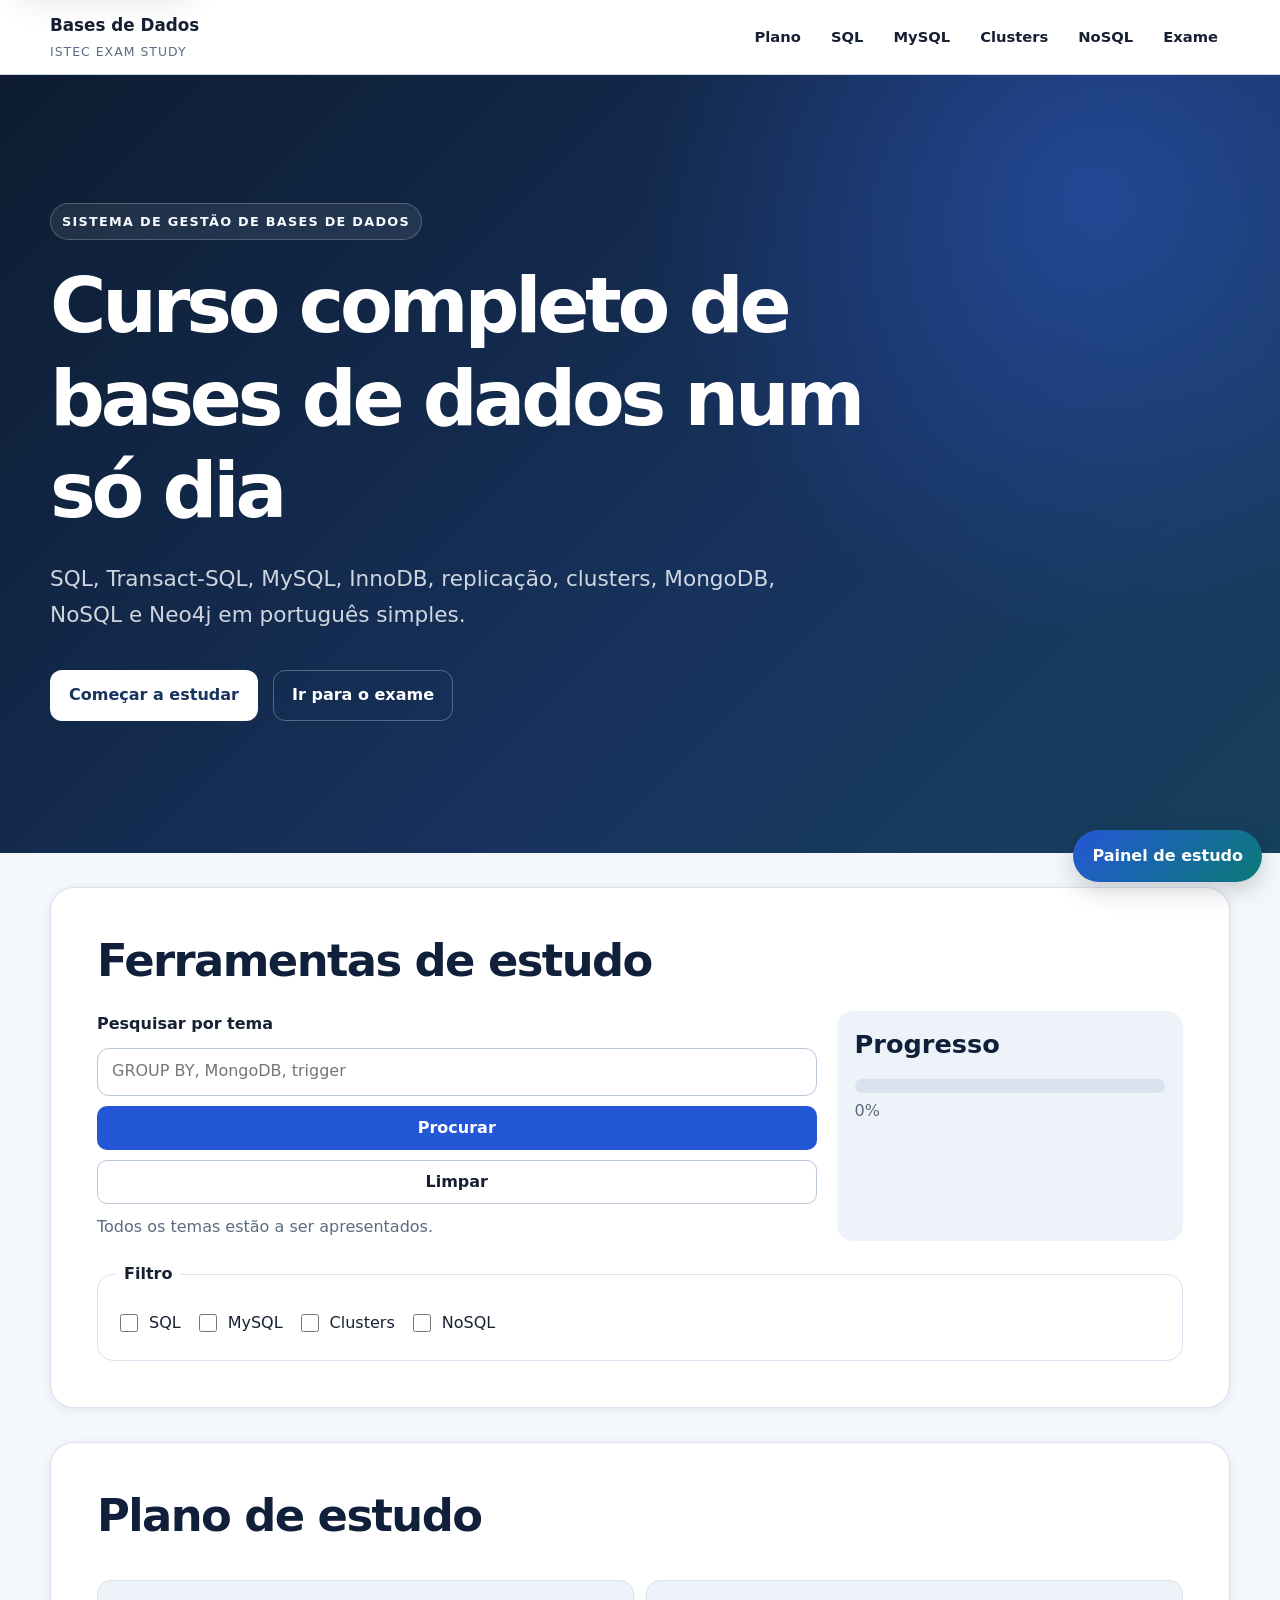
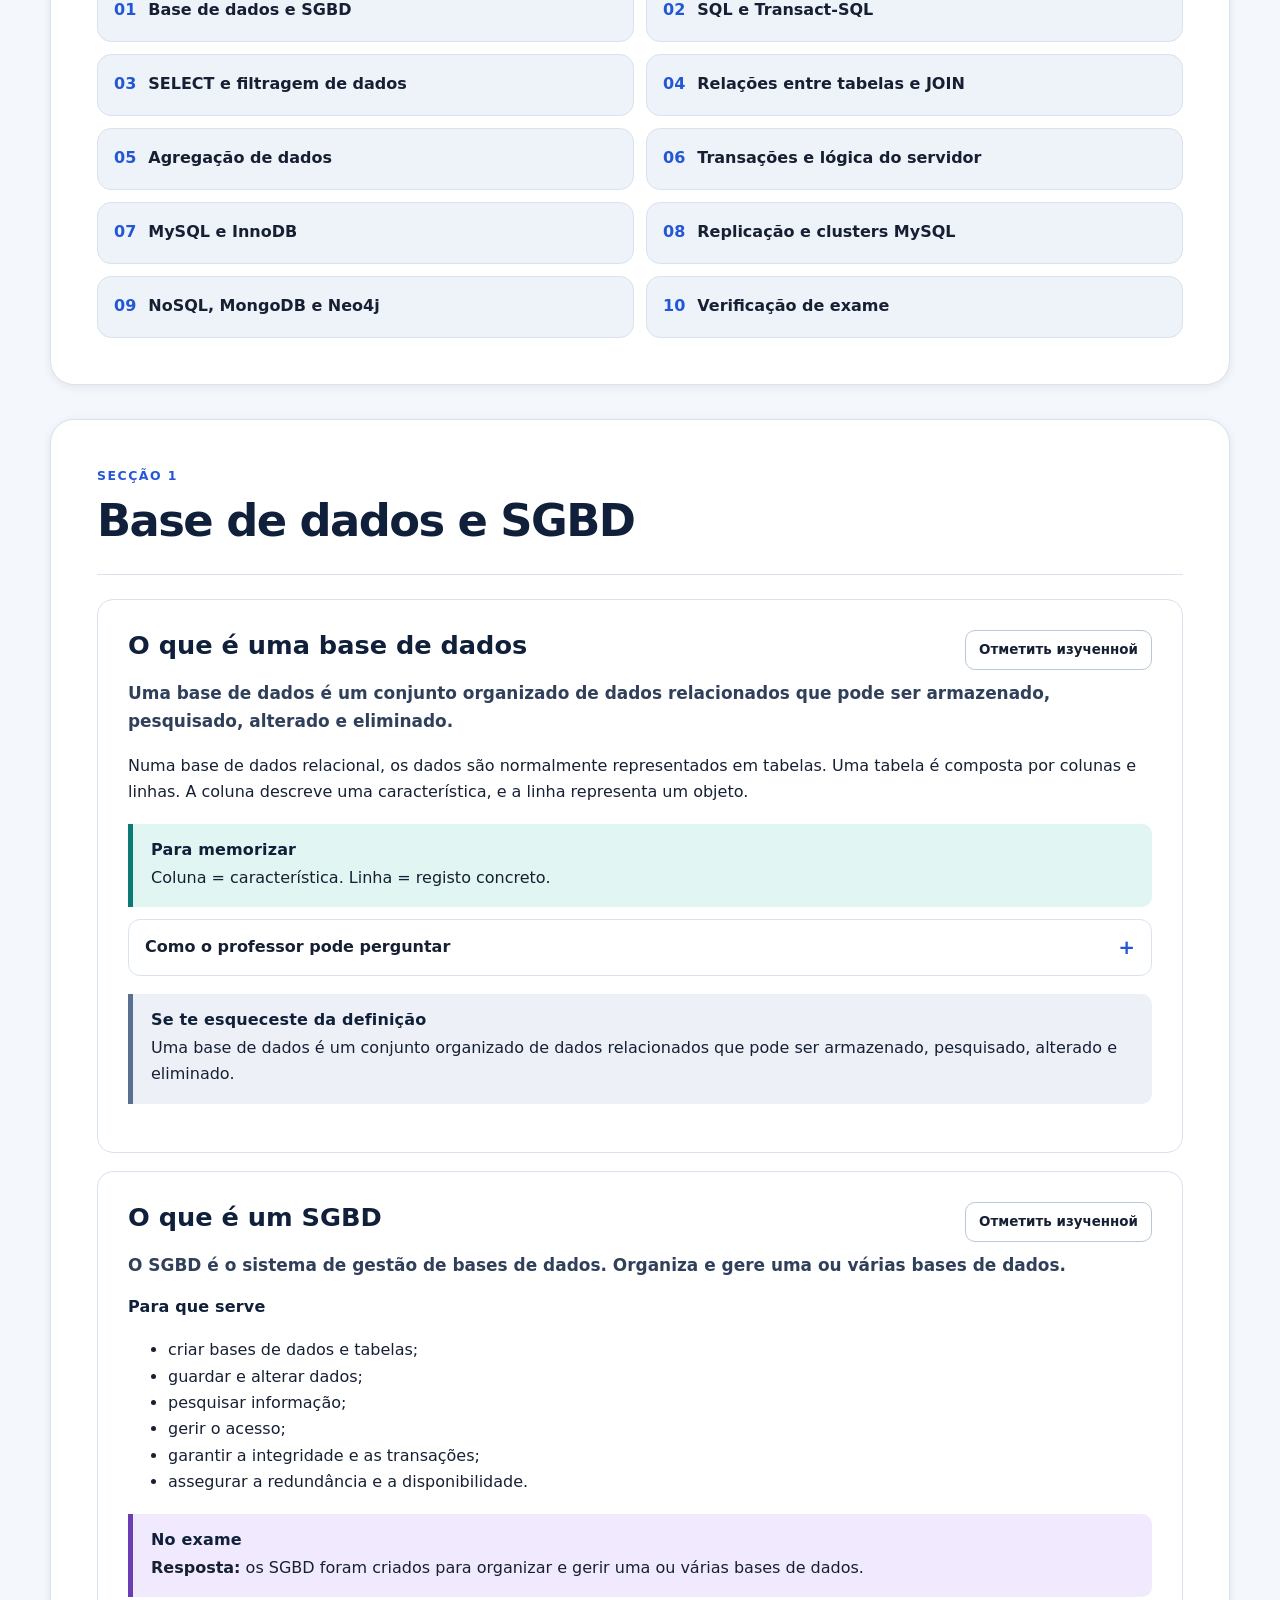
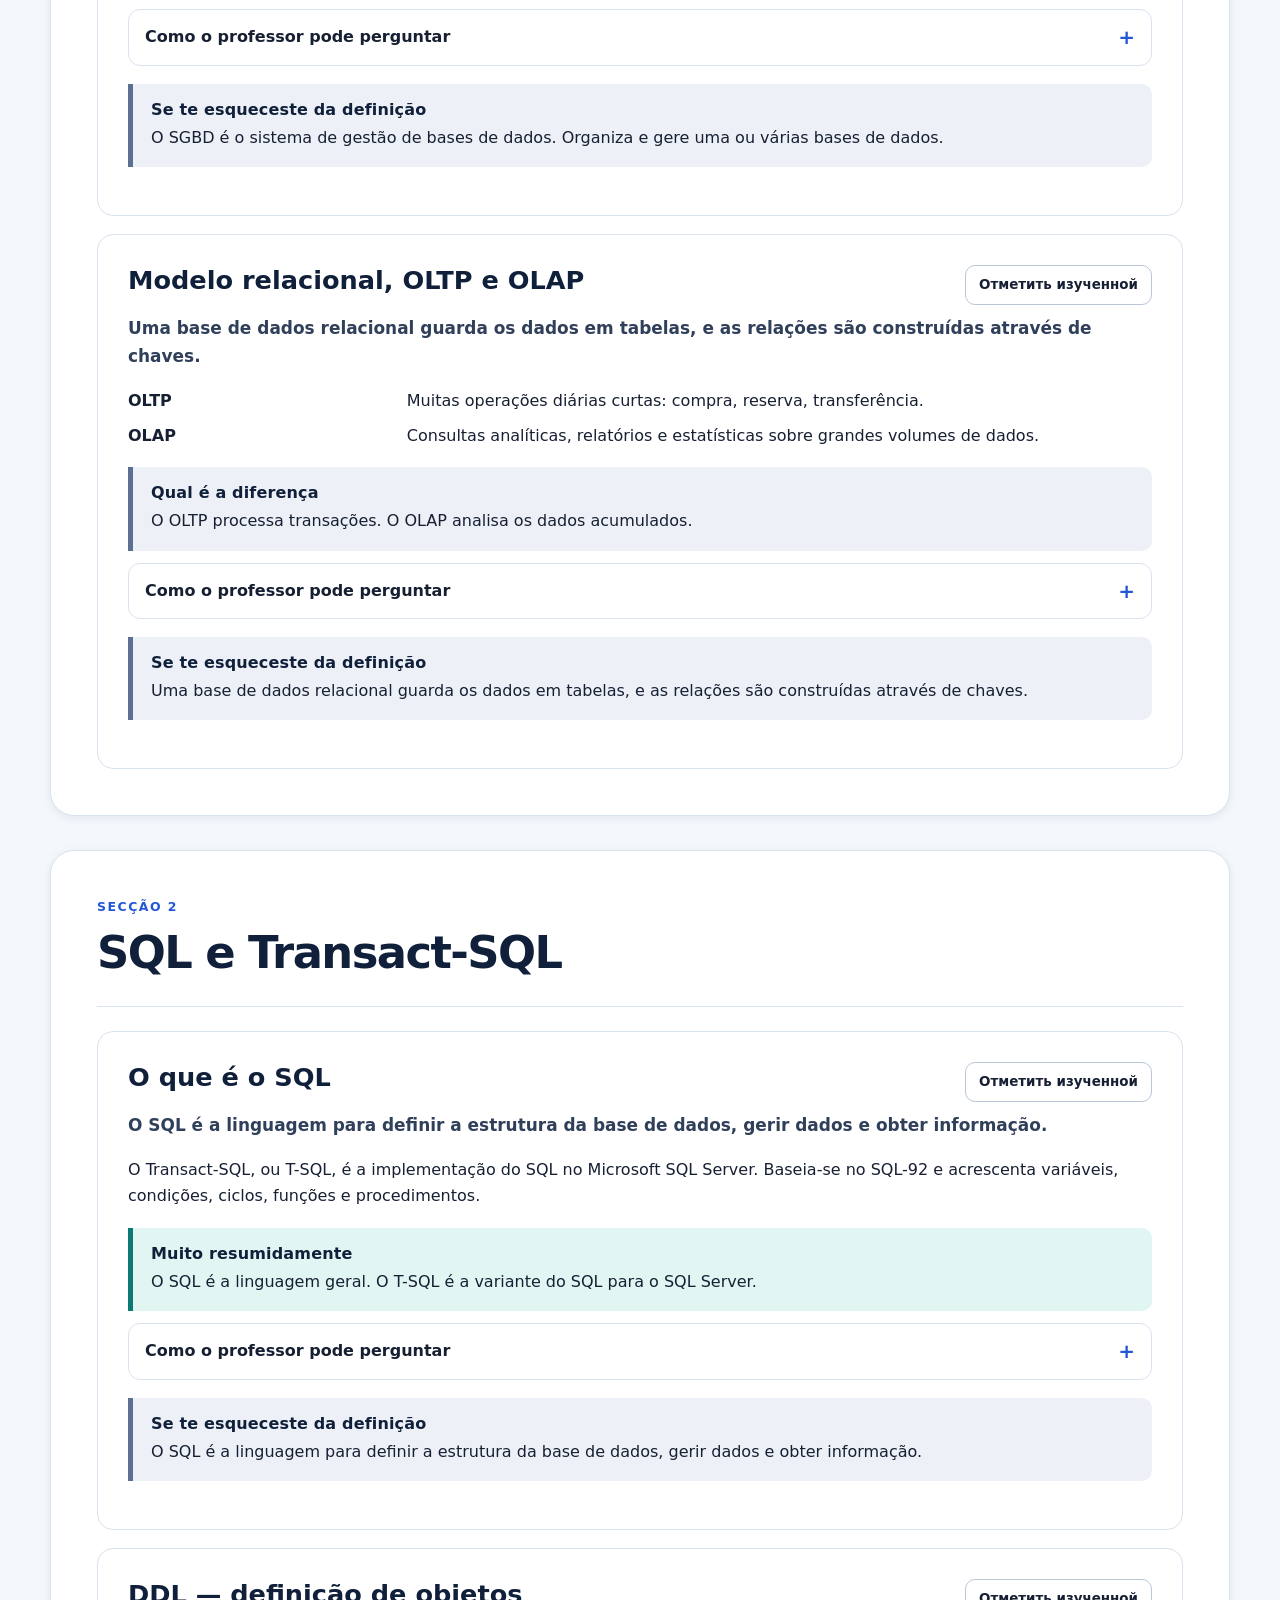
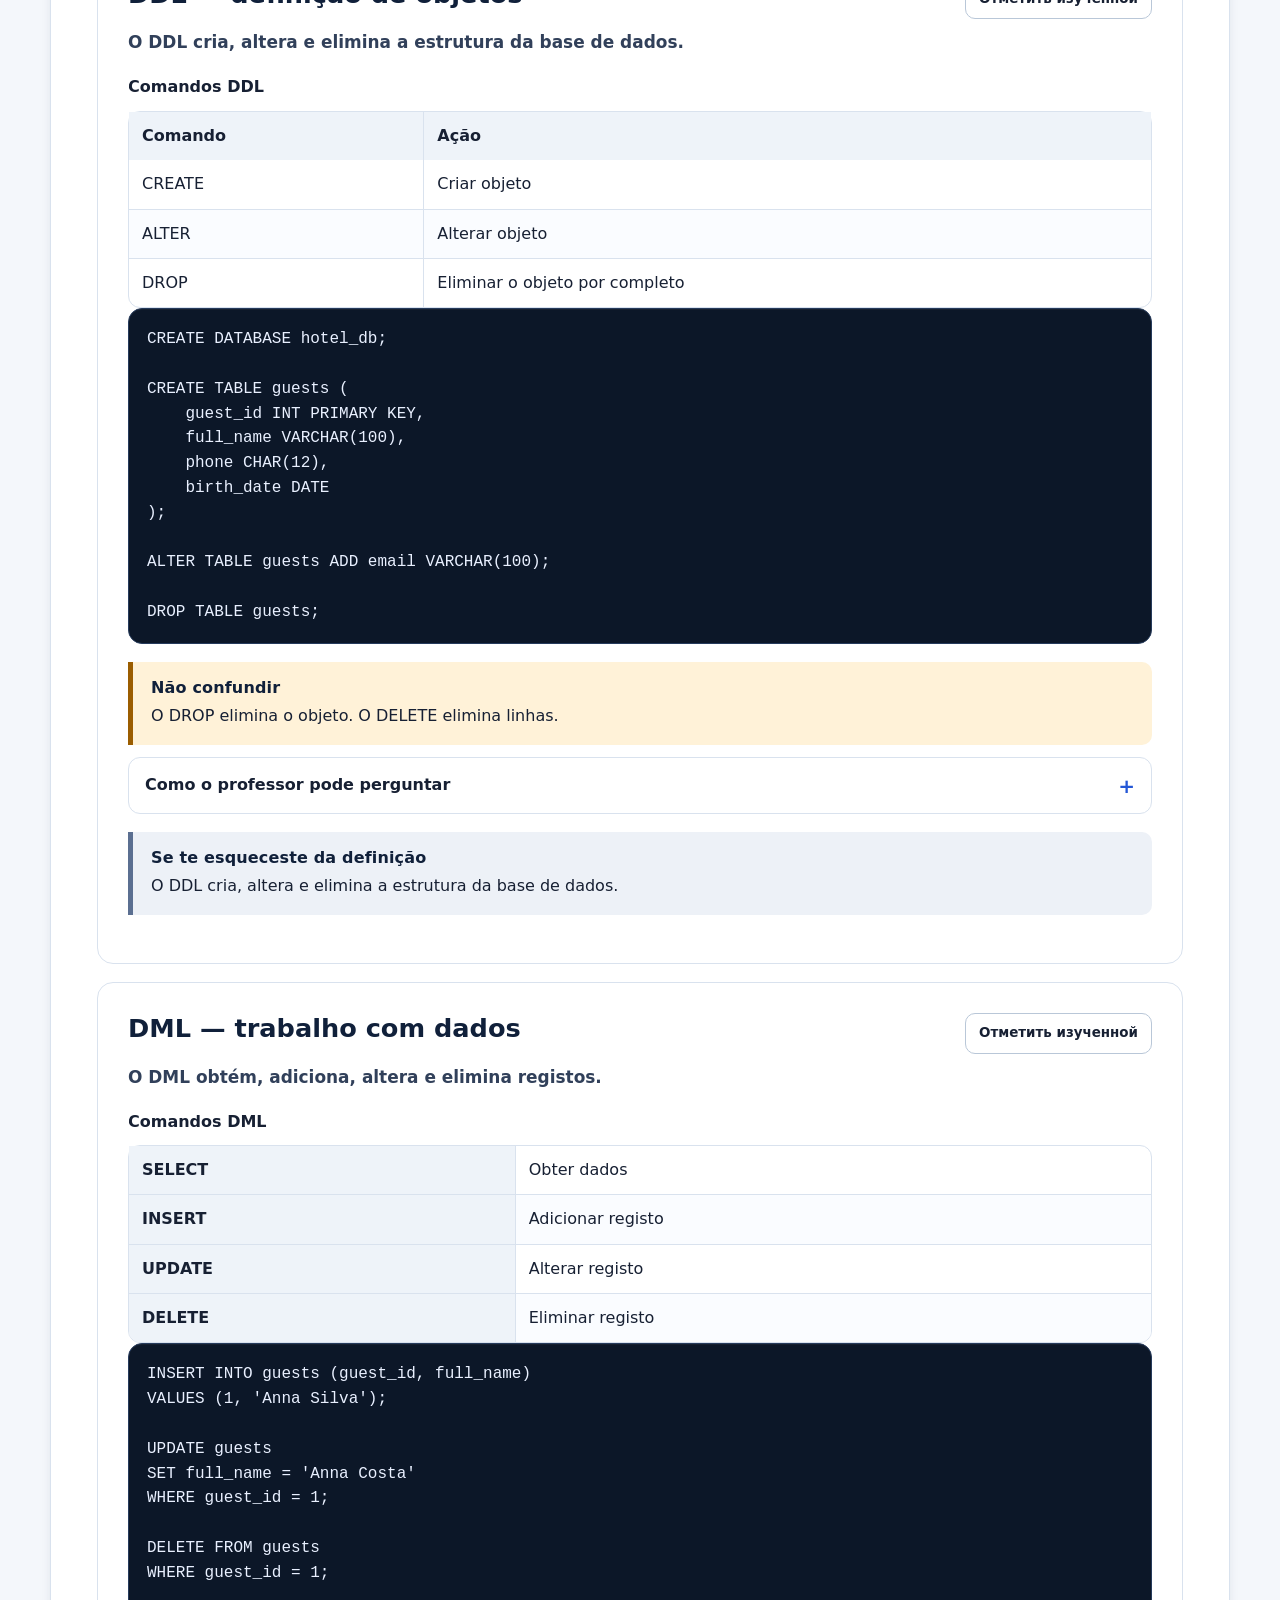
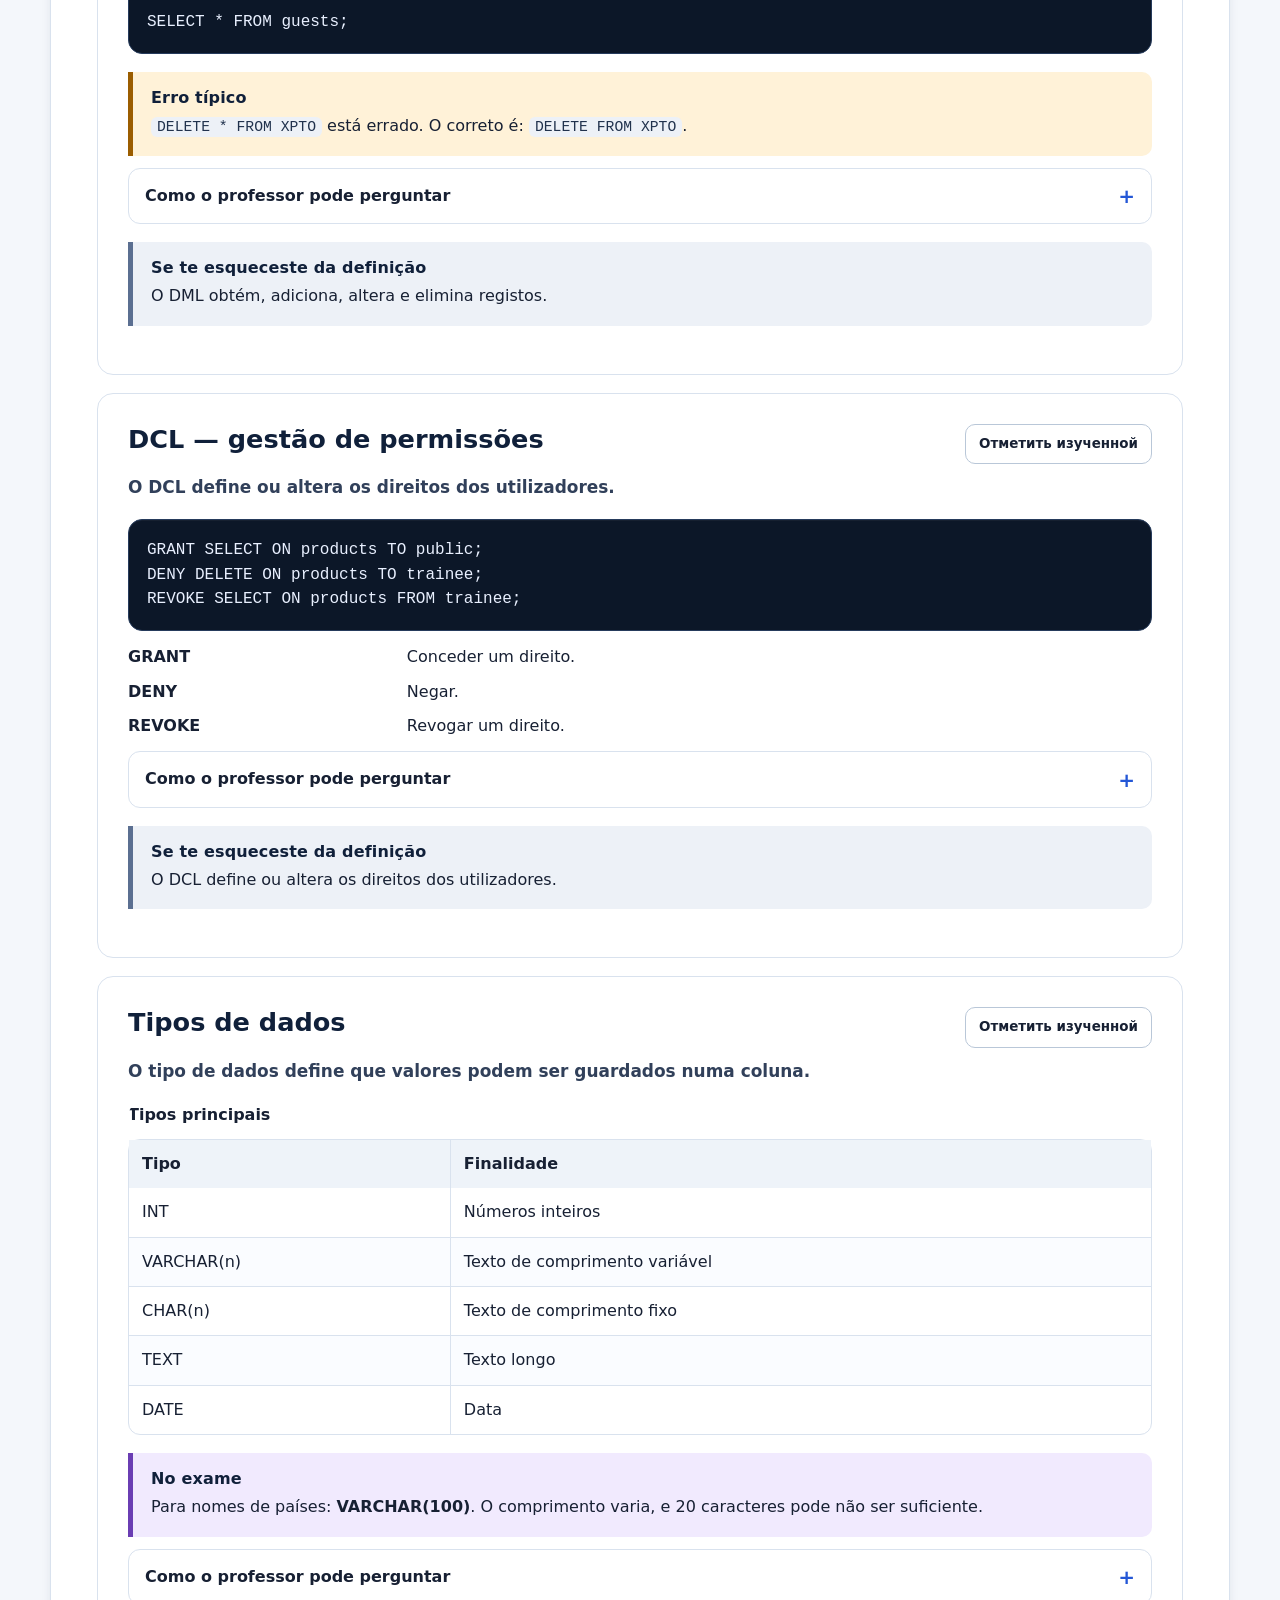
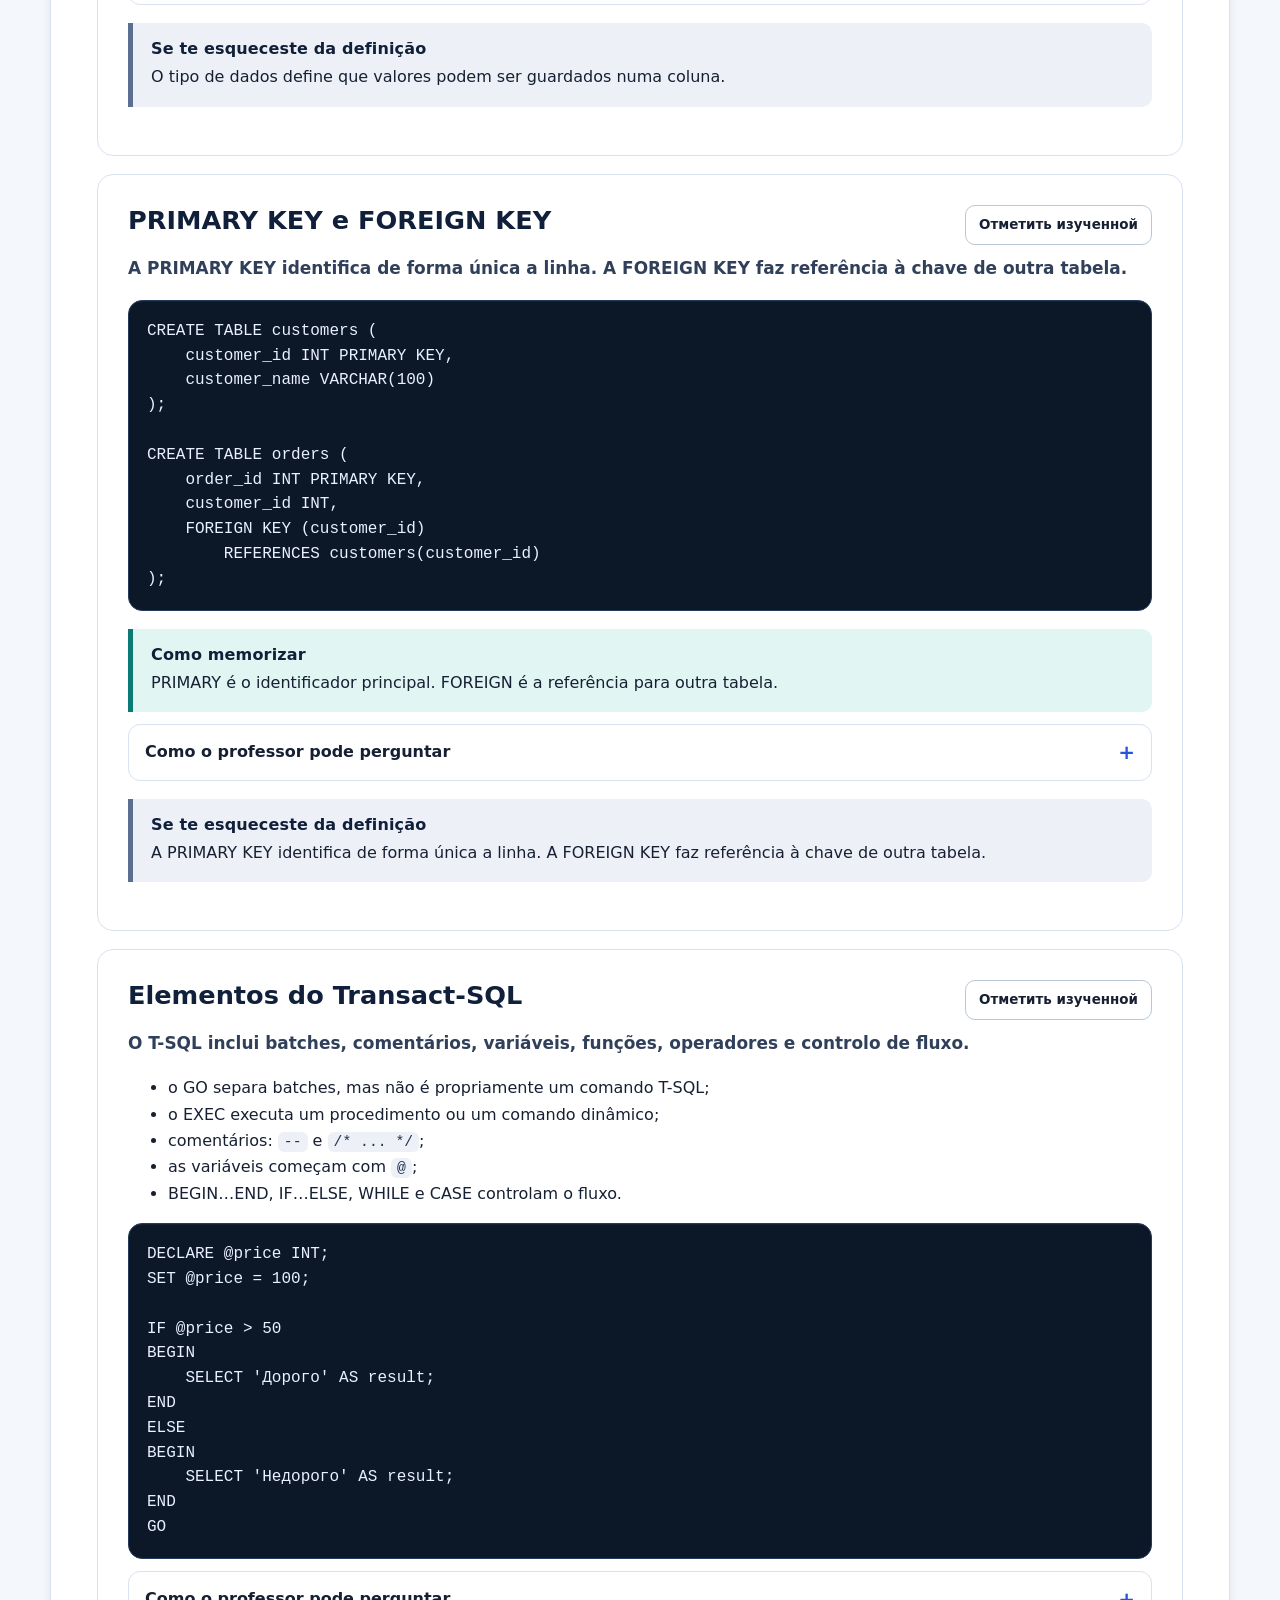
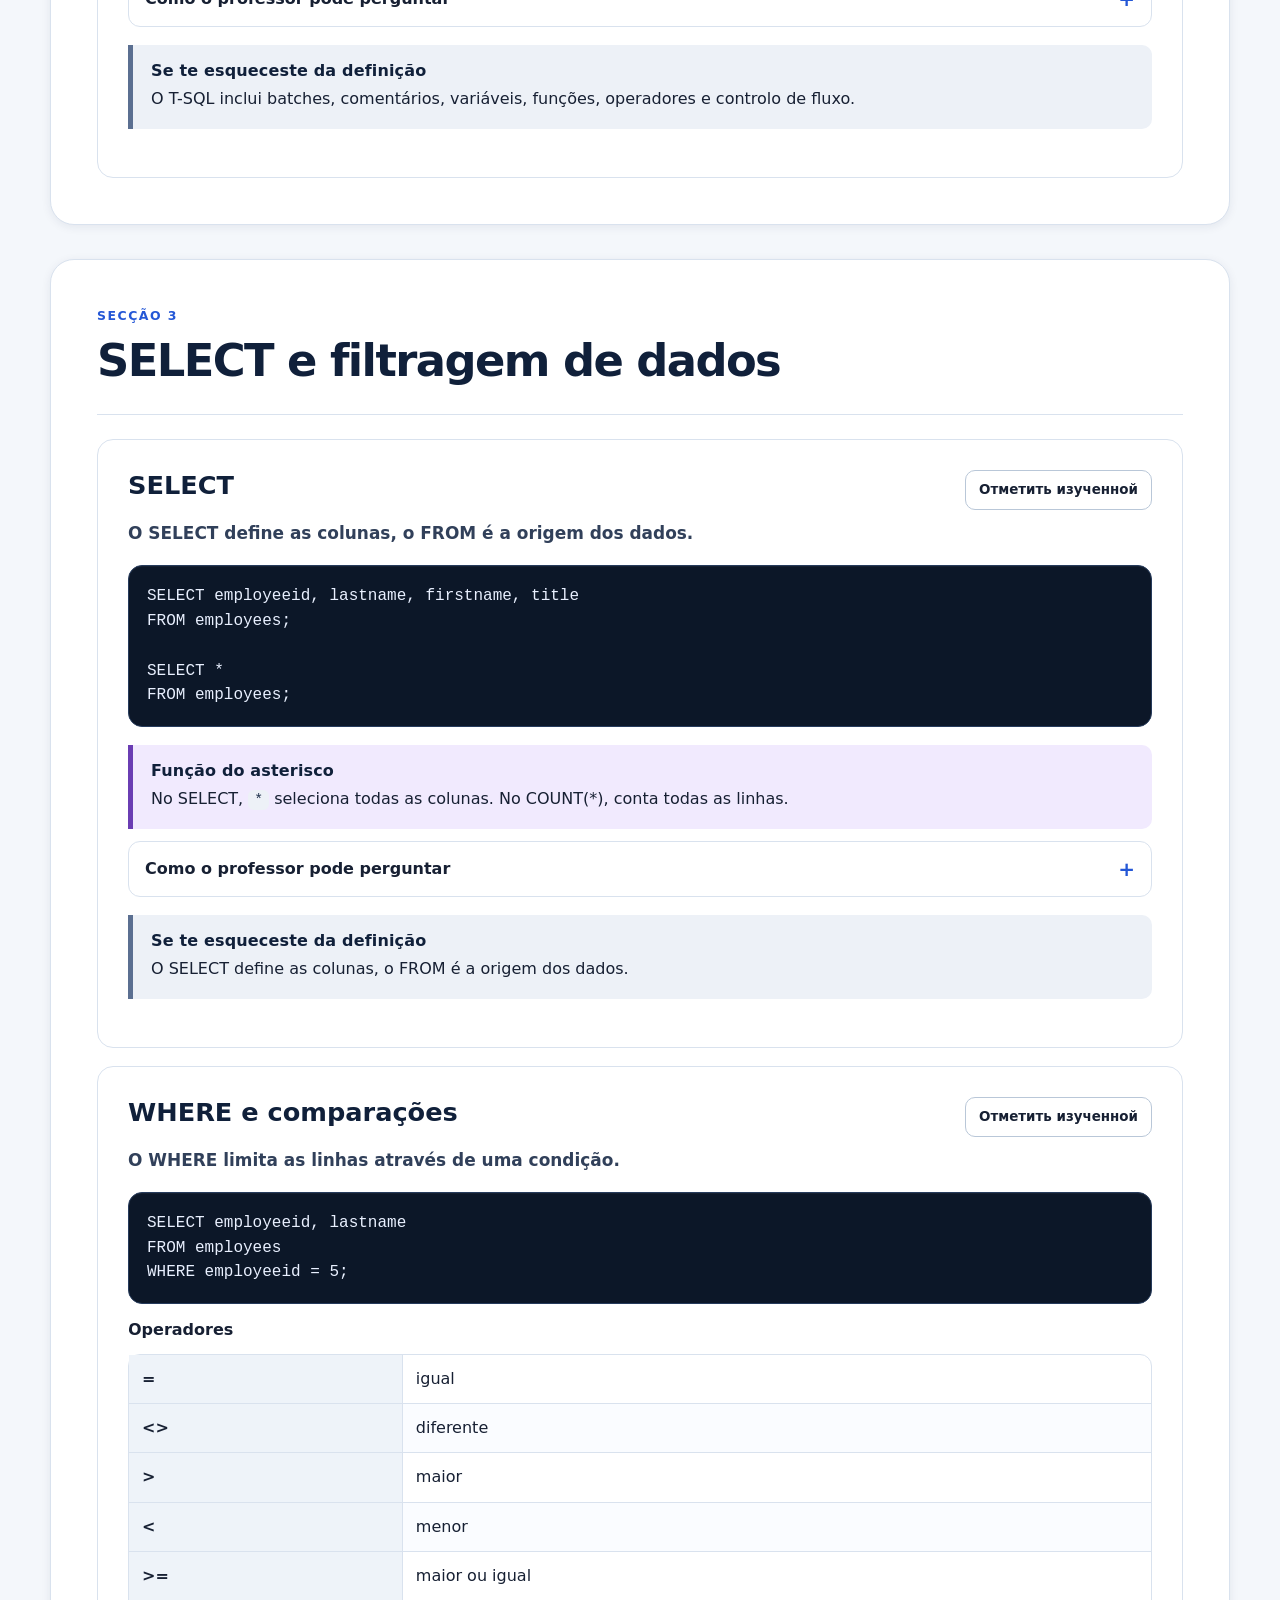
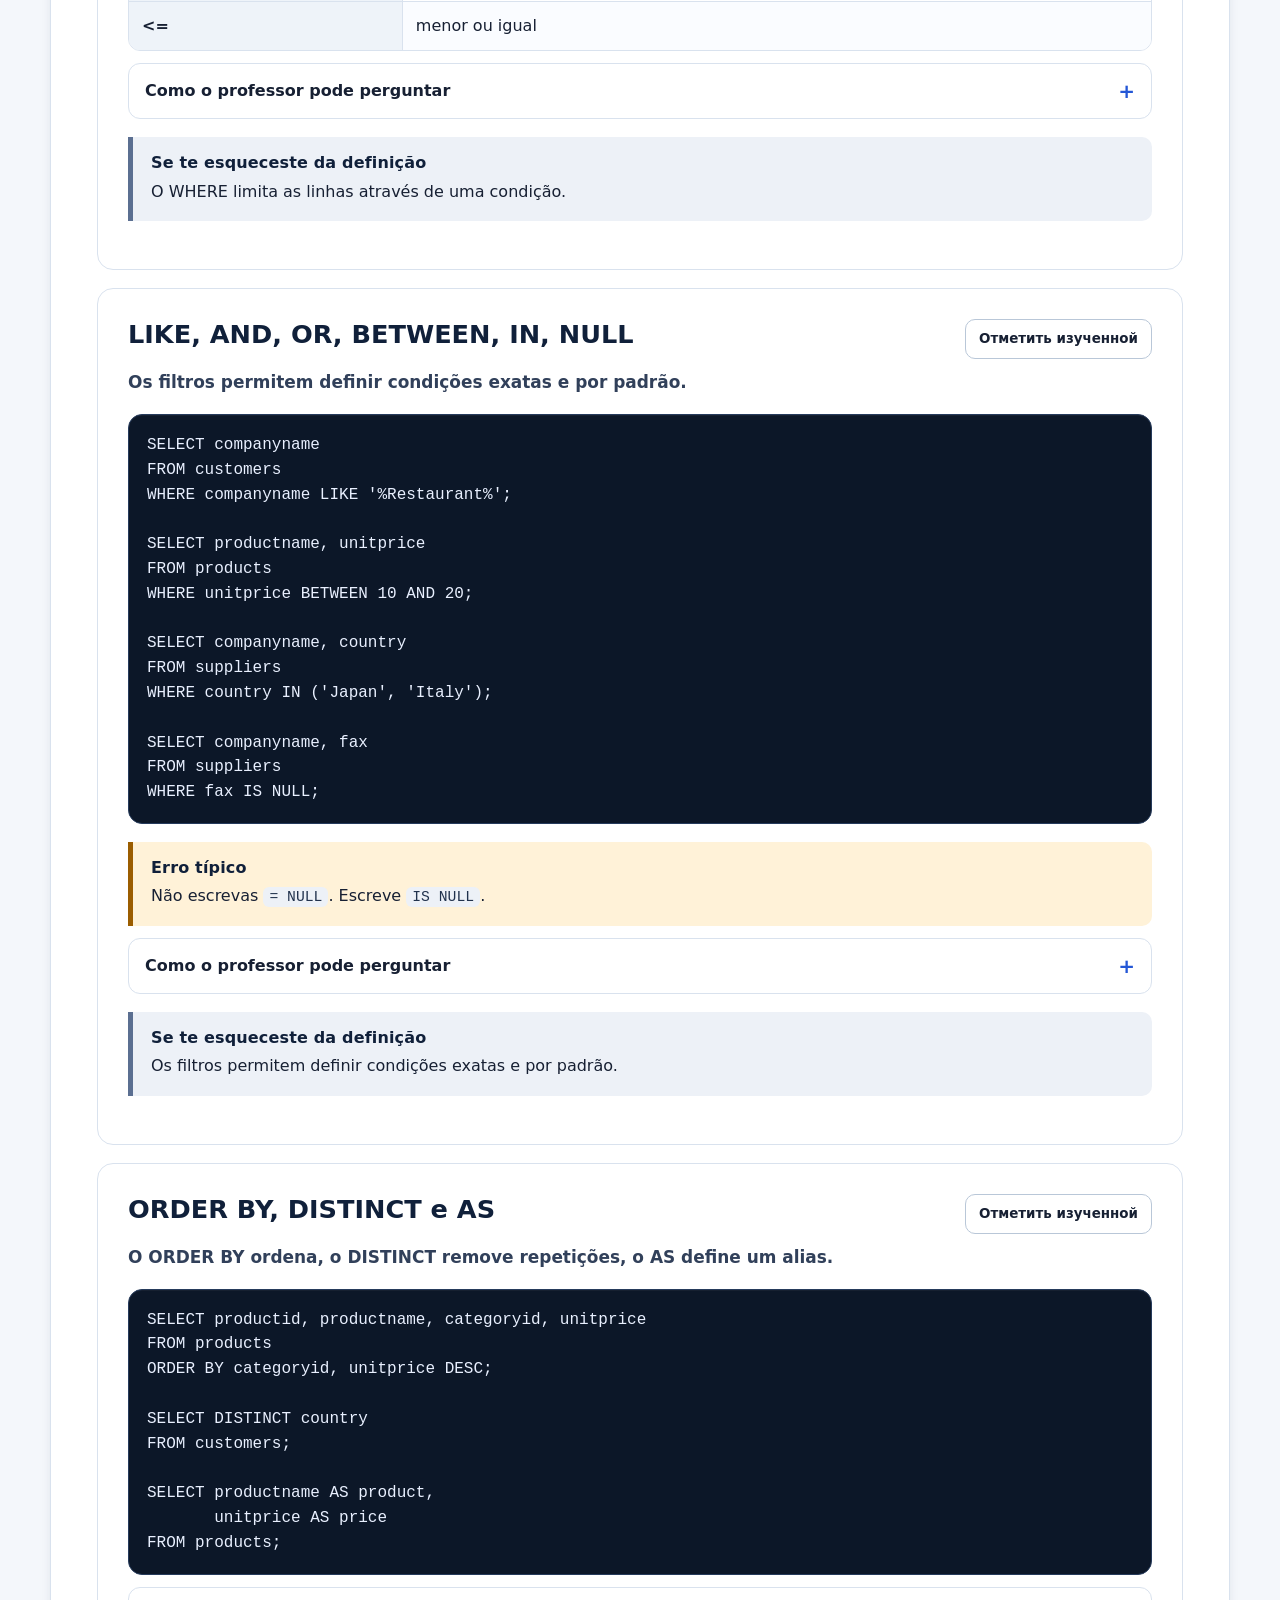
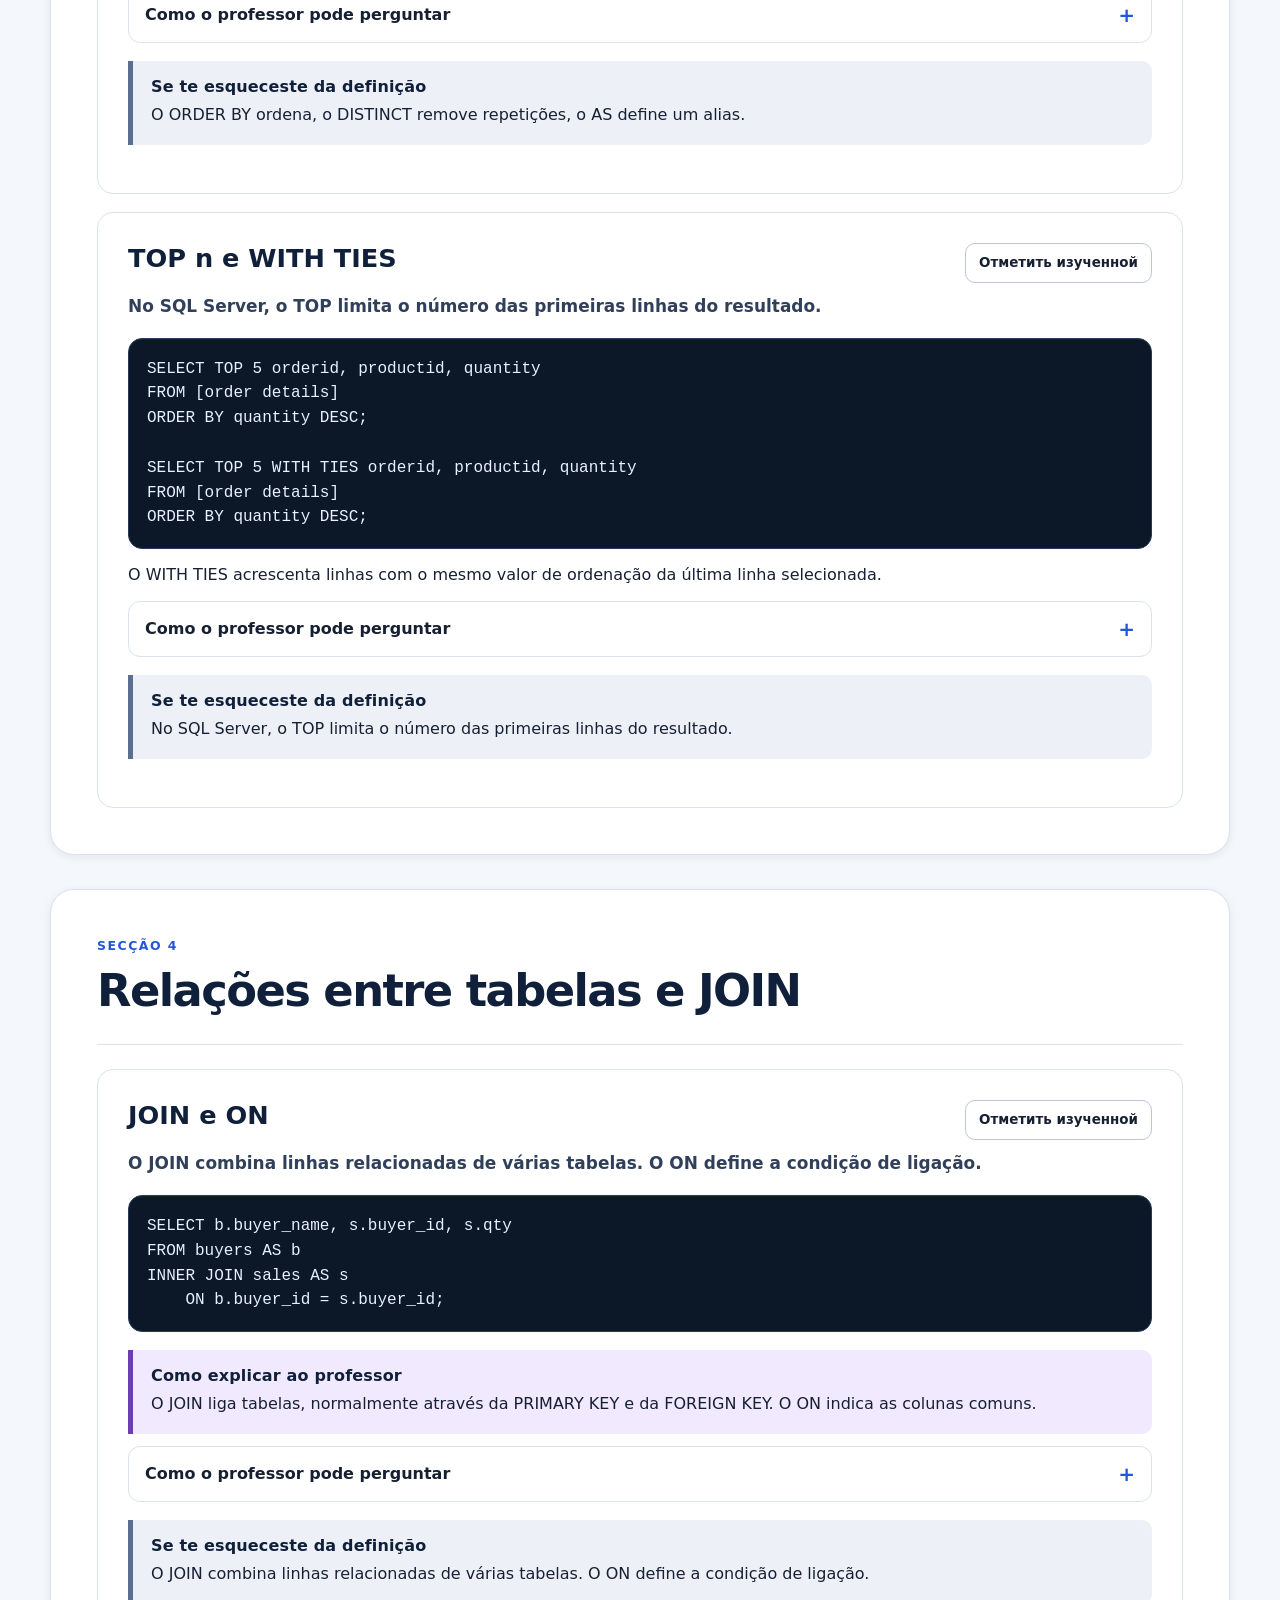
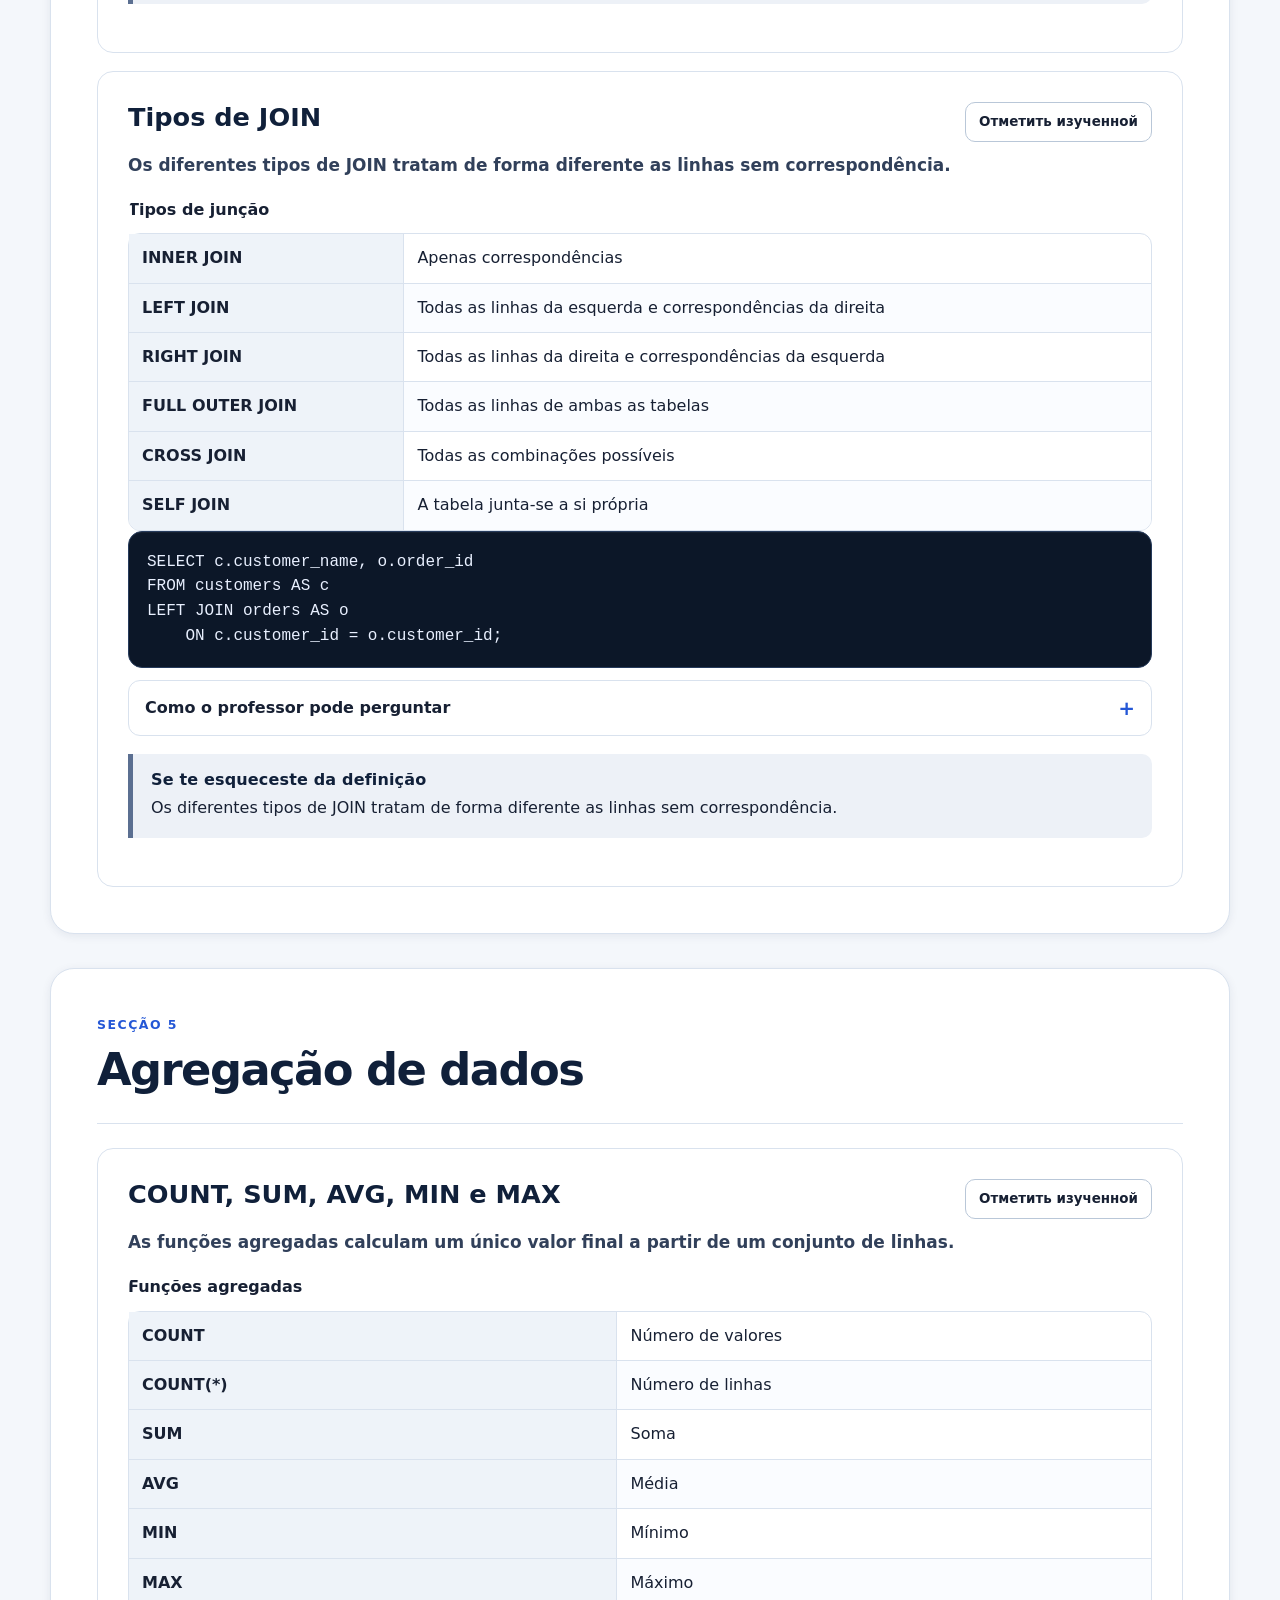
<file: indexPT.html>
<!doctype html>
<html lang="ru" data-app="database-exam-study" data-version="1.0">
  <head>
    <meta charset="UTF-8" />
    <meta name="viewport" content="width=device-width, initial-scale=1.0" />
    <meta
      name="description"
      content="Site de estudo de bases de dados para o exame do ISTEC"
    />
    <title>Bases de Dados — preparação para o exame do ISTEC</title>
    <link rel="stylesheet" href="styles.css" />
    <script src="script.js" defer></script>
</head>
  <body id="top" data-page="home" data-progress="0">
    <a href="#main-content" class="skip-link">Ir para o conteúdo</a>
    <header class="site-header" role="banner" data-section="header">
      <a class="brand" href="#top" aria-label="Página inicial"
        ><strong>Bases de Dados</strong><span>ISTEC Exam Study</span></a
      >
      <button
        type="button"
        class="menu-toggle"
        aria-expanded="false"
        aria-controls="primary-navigation"
        data-action="toggle-menu"
      >
        Menu
      </button>
      <nav id="primary-navigation" aria-label="Navegação principal">
        <ul>
          <li><a href="#study-map">Plano</a></li>
          <li><a href="#sql-foundations">SQL</a></li>
          <li><a href="#mysql">MySQL</a></li>
          <li><a href="#clusters">Clusters</a></li>
          <li><a href="#nosql">NoSQL</a></li>
          <li><a href="#exam">Exame</a></li>
        </ul>
      </nav>
    </header>
    <main id="main-content" tabindex="-1">
      <section class="hero" data-section="hero" aria-labelledby="hero-title">
        <p>Sistema de gestão de bases de dados</p>
        <h1 id="hero-title">Curso completo de bases de dados num só dia</h1>
        <p>
          SQL, Transact-SQL, MySQL, InnoDB, replicação, clusters, MongoDB, NoSQL
          e Neo4j em português simples.
        </p>
        <a href="#study-map">Começar a estudar</a>
        <a href="#exam">Ir para o exame</a>
      </section>
      <section
        class="study-tools"
        aria-labelledby="tools-title"
        data-section="tools"
      >
        <h2 id="tools-title">Ferramentas de estudo</h2>
        <form role="search" data-search-form>
          <label for="site-search">Pesquisar por tema</label
          ><input
            id="site-search"
            type="search"
            placeholder="GROUP BY, MongoDB, trigger"
            data-search-input
          /><button type="submit">Procurar</button
          ><button type="reset">Limpar</button
          ><output aria-live="polite" data-search-output
            >Todos os temas estão a ser apresentados.</output
          >
        </form>
        <div class="progress-panel">
          <h3>Progresso</h3>
          <progress max="100" value="0" data-progress="course">0%</progress
          ><output aria-live="polite">0%</output>
        </div>
        <form data-filter-form>
          <fieldset>
            <legend>Filtro</legend>
            <label><input type="checkbox" data-filter="sql" />SQL</label
            ><label><input type="checkbox" data-filter="mysql" />MySQL</label
            ><label
              ><input type="checkbox" data-filter="cluster" />Clusters</label
            ><label><input type="checkbox" data-filter="nosql" />NoSQL</label>
          </fieldset>
        </form>
      </section>
      <section
        id="study-map"
        class="study-map"
        data-section="study-map"
        aria-labelledby="study-map-title"
      >
        <h2 id="study-map-title">Plano de estudo</h2>
        <ol>
          <li>
            <a href="#dbms" data-title="База данных и СУБД"
              >Base de dados e SGBD</a
            >
          </li>
          <li>
            <a href="#sql-foundations" data-title="SQL и Transact-SQL"
              >SQL e Transact-SQL</a
            >
          </li>
          <li>
            <a href="#queries" data-title="SELECT и фильтрация данных"
              >SELECT e filtragem de dados</a
            >
          </li>
          <li>
            <a href="#joins" data-title="Связи таблиц и JOIN"
              >Relações entre tabelas e JOIN</a
            >
          </li>
          <li>
            <a href="#aggregation" data-title="Агрегация данных"
              >Agregação de dados</a
            >
          </li>
          <li>
            <a href="#transactions" data-title="Транзакции и серверная логика"
              >Transações e lógica do servidor</a
            >
          </li>
          <li>
            <a href="#mysql" data-title="MySQL и InnoDB">MySQL e InnoDB</a>
          </li>
          <li>
            <a href="#clusters" data-title="Репликация и кластеры MySQL"
              >Replicação e clusters MySQL</a
            >
          </li>
          <li>
            <a href="#nosql" data-title="NoSQL, MongoDB и Neo4j"
              >NoSQL, MongoDB e Neo4j</a
            >
          </li>
          <li><a href="#exam">Verificação de exame</a></li>
        </ol>
      </section>
      <section
        id="dbms"
        class="course-section"
        data-section="dbms"
        data-category="fundamentals"
        data-title="База данных и СУБД"
        aria-labelledby="dbms-title"
      >
        <header class="section-header">
          <p>Secção 1</p>
          <h2 id="dbms-title">Base de dados e SGBD</h2>
        </header>
        <article
          class="topic-card"
          id="topic-database"
          data-topic="database"
          data-search="Что такое база данных База данных — организованный набор связанных данных, который можно хранить, искать, изменять и удалять."
          data-complete="false"
        >
          <header class="topic-card__header">
            <h3>O que é uma base de dados</h3>
            <button
              type="button"
              aria-pressed="false"
              aria-label="Marcar o tema como estudado"
              data-action="complete-topic"
            >
              Marcar como estudado
            </button>
          </header>
          <p class="topic-card__summary">
            Uma base de dados é um conjunto organizado de dados relacionados
            que pode ser armazenado, pesquisado, alterado e eliminado.
          </p>
          <div class="topic-card__content">
            <p>
              Numa base de dados relacional, os dados são normalmente
              representados em tabelas. Uma tabela é composta por colunas e
              linhas. A coluna descreve uma característica, e a linha
              representa um objeto.
            </p>
            <aside class="callout callout--memory" aria-label="Para memorizar">
              <h4>Para memorizar</h4>
              <p>Coluna = característica. Linha = registo concreto.</p>
            </aside>
          </div>
          <details class="exam-prompt">
            <summary>Como o professor pode perguntar</summary>
            <p>
              Dá a definição, explica a finalidade, indica os elementos
              principais e apresenta um exemplo breve.
            </p>
          </details>
          <aside class="callout callout--fallback">
            <h4>Se te esqueceste da definição</h4>
            <p>
              Uma base de dados é um conjunto organizado de dados relacionados
              que pode ser armazenado, pesquisado, alterado e eliminado.
            </p>
          </aside>
        </article>
        <article
          class="topic-card"
          id="topic-dbms"
          data-topic="dbms"
          data-search="Что такое СУБД СУБД — система управления базами данных. Она организует и управляет одной или несколькими базами данных."
          data-complete="false"
        >
          <header class="topic-card__header">
            <h3>O que é um SGBD</h3>
            <button
              type="button"
              aria-pressed="false"
              aria-label="Marcar o tema como estudado"
              data-action="complete-topic"
            >
              Marcar como estudado
            </button>
          </header>
          <p class="topic-card__summary">
            O SGBD é o sistema de gestão de bases de dados. Organiza e gere
            uma ou várias bases de dados.
          </p>
          <div class="topic-card__content">
            <h4>Para que serve</h4>
            <ul>
              <li>criar bases de dados e tabelas;</li>
              <li>guardar e alterar dados;</li>
              <li>pesquisar informação;</li>
              <li>gerir o acesso;</li>
              <li>garantir a integridade e as transações;</li>
              <li>assegurar a redundância e a disponibilidade.</li>
            </ul>
            <aside class="callout callout--exam">
              <h4>No exame</h4>
              <p>
                <strong>Resposta:</strong> os SGBD foram criados para
                organizar e gerir uma ou várias bases de dados.
              </p>
            </aside>
          </div>
          <details class="exam-prompt">
            <summary>Como o professor pode perguntar</summary>
            <p>
              Dá a definição, explica a finalidade, indica os elementos
              principais e apresenta um exemplo breve.
            </p>
          </details>
          <aside class="callout callout--fallback">
            <h4>Se te esqueceste da definição</h4>
            <p>
              O SGBD é o sistema de gestão de bases de dados. Organiza e gere
              uma ou várias bases de dados.
            </p>
          </aside>
        </article>
        <article
          class="topic-card"
          id="topic-relational"
          data-topic="relational"
          data-search="Реляционная модель, OLTP и OLAP Реляционная база хранит данные в таблицах, а связи строятся с помощью ключей."
          data-complete="false"
        >
          <header class="topic-card__header">
            <h3>Modelo relacional, OLTP e OLAP</h3>
            <button
              type="button"
              aria-pressed="false"
              aria-label="Marcar o tema como estudado"
              data-action="complete-topic"
            >
              Marcar como estudado
            </button>
          </header>
          <p class="topic-card__summary">
            Uma base de dados relacional guarda os dados em tabelas, e as
            relações são construídas através de chaves.
          </p>
          <div class="topic-card__content">
            <dl>
              <dt>OLTP</dt>
              <dd>
                Muitas operações diárias curtas: compra, reserva,
                transferência.
              </dd>
              <dt>OLAP</dt>
              <dd>
                Consultas analíticas, relatórios e estatísticas sobre
                grandes volumes de dados.
              </dd>
            </dl>
            <aside class="callout callout--compare">
              <h4>Qual é a diferença</h4>
              <p>
                O OLTP processa transações. O OLAP analisa os dados
                acumulados.
              </p>
            </aside>
          </div>
          <details class="exam-prompt">
            <summary>Como o professor pode perguntar</summary>
            <p>
              Dá a definição, explica a finalidade, indica os elementos
              principais e apresenta um exemplo breve.
            </p>
          </details>
          <aside class="callout callout--fallback">
            <h4>Se te esqueceste da definição</h4>
            <p>
              Uma base de dados relacional guarda os dados em tabelas, e as
              relações são construídas através de chaves.
            </p>
          </aside>
        </article>
      </section>
      <section
        id="sql-foundations"
        class="course-section"
        data-section="sql-foundations"
        data-category="sql"
        data-title="SQL и Transact-SQL"
        aria-labelledby="sql-foundations-title"
      >
        <header class="section-header">
          <p>Secção 2</p>
          <h2 id="sql-foundations-title">SQL e Transact-SQL</h2>
        </header>
        <article
          class="topic-card"
          id="topic-sql"
          data-topic="sql"
          data-search="Что такое SQL SQL — язык определения структуры базы, управления данными и получения информации."
          data-complete="false"
        >
          <header class="topic-card__header">
            <h3>O que é o SQL</h3>
            <button
              type="button"
              aria-pressed="false"
              aria-label="Marcar o tema como estudado"
              data-action="complete-topic"
            >
              Marcar como estudado
            </button>
          </header>
          <p class="topic-card__summary">
            O SQL é a linguagem para definir a estrutura da base de dados,
            gerir dados e obter informação.
          </p>
          <div class="topic-card__content">
            <p>
              O Transact-SQL, ou T-SQL, é a implementação do SQL no Microsoft
              SQL Server. Baseia-se no SQL-92 e acrescenta variáveis,
              condições, ciclos, funções e procedimentos.
            </p>
            <aside class="callout callout--short">
              <h4>Muito resumidamente</h4>
              <p>O SQL é a linguagem geral. O T-SQL é a variante do SQL para o SQL Server.</p>
            </aside>
          </div>
          <details class="exam-prompt">
            <summary>Como o professor pode perguntar</summary>
            <p>
              Dá a definição, explica a finalidade, indica os elementos
              principais e apresenta um exemplo breve.
            </p>
          </details>
          <aside class="callout callout--fallback">
            <h4>Se te esqueceste da definição</h4>
            <p>
              O SQL é a linguagem para definir a estrutura da base de dados,
              gerir dados e obter informação.
            </p>
          </aside>
        </article>
        <article
          class="topic-card"
          id="topic-ddl"
          data-topic="ddl"
          data-search="DDL — определение объектов DDL создаёт, изменяет и удаляет структуру базы данных."
          data-complete="false"
        >
          <header class="topic-card__header">
            <h3>DDL — definição de objetos</h3>
            <button
              type="button"
              aria-pressed="false"
              aria-label="Marcar o tema como estudado"
              data-action="complete-topic"
            >
              Marcar como estudado
            </button>
          </header>
          <p class="topic-card__summary">
            O DDL cria, altera e elimina a estrutura da base de dados.
          </p>
          <div class="topic-card__content">
            <table>
              <caption>
                Comandos DDL
              </caption>
              <thead>
                <tr>
                  <th>Comando</th>
                  <th>Ação</th>
                </tr>
              </thead>
              <tbody>
                <tr>
                  <td>CREATE</td>
                  <td>Criar objeto</td>
                </tr>
                <tr>
                  <td>ALTER</td>
                  <td>Alterar objeto</td>
                </tr>
                <tr>
                  <td>DROP</td>
                  <td>Eliminar o objeto por completo</td>
                </tr>
              </tbody>
            </table>
            <pre><code>CREATE DATABASE hotel_db;

CREATE TABLE guests (
    guest_id INT PRIMARY KEY,
    full_name VARCHAR(100),
    phone CHAR(12),
    birth_date DATE
);

ALTER TABLE guests ADD email VARCHAR(100);

DROP TABLE guests;</code></pre>
            <aside class="callout callout--warning">
              <h4>Não confundir</h4>
              <p>O DROP elimina o objeto. O DELETE elimina linhas.</p>
            </aside>
          </div>
          <details class="exam-prompt">
            <summary>Como o professor pode perguntar</summary>
            <p>
              Dá a definição, explica a finalidade, indica os elementos
              principais e apresenta um exemplo breve.
            </p>
          </details>
          <aside class="callout callout--fallback">
            <h4>Se te esqueceste da definição</h4>
            <p>O DDL cria, altera e elimina a estrutura da base de dados.</p>
          </aside>
        </article>
        <article
          class="topic-card"
          id="topic-dml"
          data-topic="dml"
          data-search="DML — работа с данными DML получает, добавляет, меняет и удаляет записи."
          data-complete="false"
        >
          <header class="topic-card__header">
            <h3>DML — trabalho com dados</h3>
            <button
              type="button"
              aria-pressed="false"
              aria-label="Marcar o tema como estudado"
              data-action="complete-topic"
            >
              Marcar como estudado
            </button>
          </header>
          <p class="topic-card__summary">
            O DML obtém, adiciona, altera e elimina registos.
          </p>
          <div class="topic-card__content">
            <table>
              <caption>
                Comandos DML
              </caption>
              <tbody>
                <tr>
                  <th>SELECT</th>
                  <td>Obter dados</td>
                </tr>
                <tr>
                  <th>INSERT</th>
                  <td>Adicionar registo</td>
                </tr>
                <tr>
                  <th>UPDATE</th>
                  <td>Alterar registo</td>
                </tr>
                <tr>
                  <th>DELETE</th>
                  <td>Eliminar registo</td>
                </tr>
              </tbody>
            </table>
            <pre><code>INSERT INTO guests (guest_id, full_name)
VALUES (1, 'Anna Silva');

UPDATE guests
SET full_name = 'Anna Costa'
WHERE guest_id = 1;

DELETE FROM guests
WHERE guest_id = 1;

SELECT * FROM guests;</code></pre>
            <aside class="callout callout--error">
              <h4>Erro típico</h4>
              <p>
                <code>DELETE * FROM XPTO</code> está errado. O correto é:
                <code>DELETE FROM XPTO</code>.
              </p>
            </aside>
          </div>
          <details class="exam-prompt">
            <summary>Como o professor pode perguntar</summary>
            <p>
              Dá a definição, explica a finalidade, indica os elementos
              principais e apresenta um exemplo breve.
            </p>
          </details>
          <aside class="callout callout--fallback">
            <h4>Se te esqueceste da definição</h4>
            <p>O DML obtém, adiciona, altera e elimina registos.</p>
          </aside>
        </article>
        <article
          class="topic-card"
          id="topic-dcl"
          data-topic="dcl"
          data-search="DCL — управление разрешениями DCL определяет или изменяет права пользователей."
          data-complete="false"
        >
          <header class="topic-card__header">
            <h3>DCL — gestão de permissões</h3>
            <button
              type="button"
              aria-pressed="false"
              aria-label="Marcar o tema como estudado"
              data-action="complete-topic"
            >
              Marcar como estudado
            </button>
          </header>
          <p class="topic-card__summary">
            O DCL define ou altera os direitos dos utilizadores.
          </p>
          <div class="topic-card__content">
            <pre><code>GRANT SELECT ON products TO public;
DENY DELETE ON products TO trainee;
REVOKE SELECT ON products FROM trainee;</code></pre>
            <dl>
              <dt>GRANT</dt>
              <dd>Conceder um direito.</dd>
              <dt>DENY</dt>
              <dd>Negar.</dd>
              <dt>REVOKE</dt>
              <dd>Revogar um direito.</dd>
            </dl>
          </div>
          <details class="exam-prompt">
            <summary>Como o professor pode perguntar</summary>
            <p>
              Dá a definição, explica a finalidade, indica os elementos
              principais e apresenta um exemplo breve.
            </p>
          </details>
          <aside class="callout callout--fallback">
            <h4>Se te esqueceste da definição</h4>
            <p>O DCL define ou altera os direitos dos utilizadores.</p>
          </aside>
        </article>
        <article
          class="topic-card"
          id="topic-types"
          data-topic="types"
          data-search="Типы данных Тип данных определяет, какие значения можно хранить в столбце."
          data-complete="false"
        >
          <header class="topic-card__header">
            <h3>Tipos de dados</h3>
            <button
              type="button"
              aria-pressed="false"
              aria-label="Marcar o tema como estudado"
              data-action="complete-topic"
            >
              Marcar como estudado
            </button>
          </header>
          <p class="topic-card__summary">
            O tipo de dados define que valores podem ser guardados numa
            coluna.
          </p>
          <div class="topic-card__content">
            <table>
              <caption>
                Tipos principais
              </caption>
              <thead>
                <tr>
                  <th>Tipo</th>
                  <th>Finalidade</th>
                </tr>
              </thead>
              <tbody>
                <tr>
                  <td>INT</td>
                  <td>Números inteiros</td>
                </tr>
                <tr>
                  <td>VARCHAR(n)</td>
                  <td>Texto de comprimento variável</td>
                </tr>
                <tr>
                  <td>CHAR(n)</td>
                  <td>Texto de comprimento fixo</td>
                </tr>
                <tr>
                  <td>TEXT</td>
                  <td>Texto longo</td>
                </tr>
                <tr>
                  <td>DATE</td>
                  <td>Data</td>
                </tr>
              </tbody>
            </table>
            <aside class="callout callout--exam">
              <h4>No exame</h4>
              <p>
                Para nomes de países: <strong>VARCHAR(100)</strong>. O
                comprimento varia, e 20 caracteres pode não ser suficiente.
              </p>
            </aside>
          </div>
          <details class="exam-prompt">
            <summary>Como o professor pode perguntar</summary>
            <p>
              Dá a definição, explica a finalidade, indica os elementos
              principais e apresenta um exemplo breve.
            </p>
          </details>
          <aside class="callout callout--fallback">
            <h4>Se te esqueceste da definição</h4>
            <p>
              O tipo de dados define que valores podem ser guardados numa
              coluna.
            </p>
          </aside>
        </article>
        <article
          class="topic-card"
          id="topic-keys"
          data-topic="keys"
          data-search="PRIMARY KEY и FOREIGN KEY PRIMARY KEY однозначно определяет строку. FOREIGN KEY ссылается на ключ другой таблицы."
          data-complete="false"
        >
          <header class="topic-card__header">
            <h3>PRIMARY KEY e FOREIGN KEY</h3>
            <button
              type="button"
              aria-pressed="false"
              aria-label="Marcar o tema como estudado"
              data-action="complete-topic"
            >
              Marcar como estudado
            </button>
          </header>
          <p class="topic-card__summary">
            A PRIMARY KEY identifica de forma única a linha. A FOREIGN KEY faz
            referência à chave de outra tabela.
          </p>
          <div class="topic-card__content">
            <pre><code>CREATE TABLE customers (
    customer_id INT PRIMARY KEY,
    customer_name VARCHAR(100)
);

CREATE TABLE orders (
    order_id INT PRIMARY KEY,
    customer_id INT,
    FOREIGN KEY (customer_id)
        REFERENCES customers(customer_id)
);</code></pre>
            <aside class="callout callout--memory">
              <h4>Como memorizar</h4>
              <p>
                PRIMARY é o identificador principal. FOREIGN é a referência
                para outra tabela.
              </p>
            </aside>
          </div>
          <details class="exam-prompt">
            <summary>Como o professor pode perguntar</summary>
            <p>
              Dá a definição, explica a finalidade, indica os elementos
              principais e apresenta um exemplo breve.
            </p>
          </details>
          <aside class="callout callout--fallback">
            <h4>Se te esqueceste da definição</h4>
            <p>
              A PRIMARY KEY identifica de forma única a linha. A FOREIGN KEY
              faz referência à chave de outra tabela.
            </p>
          </aside>
        </article>
        <article
          class="topic-card"
          id="topic-tsql"
          data-topic="tsql"
          data-search="Элементы Transact-SQL T-SQL включает пакеты, комментарии, переменные, функции, операторы и управление потоком."
          data-complete="false"
        >
          <header class="topic-card__header">
            <h3>Elementos do Transact-SQL</h3>
            <button
              type="button"
              aria-pressed="false"
              aria-label="Marcar o tema como estudado"
              data-action="complete-topic"
            >
              Marcar como estudado
            </button>
          </header>
          <p class="topic-card__summary">
            O T-SQL inclui batches, comentários, variáveis, funções,
            operadores e controlo de fluxo.
          </p>
          <div class="topic-card__content">
            <ul>
              <li>
                o GO separa batches, mas não é propriamente um comando T-SQL;
              </li>
              <li>o EXEC executa um procedimento ou um comando dinâmico;</li>
              <li>comentários: <code>--</code> e <code>/* ... */</code>;</li>
              <li>as variáveis começam com <code>@</code>;</li>
              <li>BEGIN…END, IF…ELSE, WHILE e CASE controlam o fluxo.</li>
            </ul>
            <pre><code>DECLARE @price INT;
SET @price = 100;

IF @price &gt; 50
BEGIN
    SELECT 'Дорого' AS result;
END
ELSE
BEGIN
    SELECT 'Недорого' AS result;
END
GO</code></pre>
          </div>
          <details class="exam-prompt">
            <summary>Como o professor pode perguntar</summary>
            <p>
              Dá a definição, explica a finalidade, indica os elementos
              principais e apresenta um exemplo breve.
            </p>
          </details>
          <aside class="callout callout--fallback">
            <h4>Se te esqueceste da definição</h4>
            <p>
              O T-SQL inclui batches, comentários, variáveis, funções,
              operadores e controlo de fluxo.
            </p>
          </aside>
        </article>
      </section>
      <section
        id="queries"
        class="course-section"
        data-section="queries"
        data-category="sql"
        data-title="SELECT и фильтрация данных"
        aria-labelledby="queries-title"
      >
        <header class="section-header">
          <p>Secção 3</p>
          <h2 id="queries-title">SELECT e filtragem de dados</h2>
        </header>
        <article
          class="topic-card"
          id="topic-select"
          data-topic="select"
          data-search="SELECT SELECT определяет столбцы, FROM — источник данных."
          data-complete="false"
        >
          <header class="topic-card__header">
            <h3>SELECT</h3>
            <button
              type="button"
              aria-pressed="false"
              aria-label="Marcar o tema como estudado"
              data-action="complete-topic"
            >
              Marcar como estudado
            </button>
          </header>
          <p class="topic-card__summary">
            O SELECT define as colunas, o FROM é a origem dos dados.
          </p>
          <div class="topic-card__content">
            <pre><code>SELECT employeeid, lastname, firstname, title
FROM employees;

SELECT *
FROM employees;</code></pre>
            <aside class="callout callout--exam">
              <h4>Função do asterisco</h4>
              <p>
                No SELECT, <code>*</code> seleciona todas as colunas. No
                COUNT(*), conta todas as linhas.
              </p>
            </aside>
          </div>
          <details class="exam-prompt">
            <summary>Como o professor pode perguntar</summary>
            <p>
              Dá a definição, explica a finalidade, indica os elementos
              principais e apresenta um exemplo breve.
            </p>
          </details>
          <aside class="callout callout--fallback">
            <h4>Se te esqueceste da definição</h4>
            <p>O SELECT define as colunas, o FROM é a origem dos dados.</p>
          </aside>
        </article>
        <article
          class="topic-card"
          id="topic-where"
          data-topic="where"
          data-search="WHERE и сравнения WHERE ограничивает строки условием."
          data-complete="false"
        >
          <header class="topic-card__header">
            <h3>WHERE e comparações</h3>
            <button
              type="button"
              aria-pressed="false"
              aria-label="Marcar o tema como estudado"
              data-action="complete-topic"
            >
              Marcar como estudado
            </button>
          </header>
          <p class="topic-card__summary">O WHERE limita as linhas através de uma condição.</p>
          <div class="topic-card__content">
            <pre><code>SELECT employeeid, lastname
FROM employees
WHERE employeeid = 5;</code></pre>
            <table>
              <caption>
                Operadores
              </caption>
              <tbody>
                <tr>
                  <th>=</th>
                  <td>igual</td>
                </tr>
                <tr>
                  <th>&lt;&gt;</th>
                  <td>diferente</td>
                </tr>
                <tr>
                  <th>&gt;</th>
                  <td>maior</td>
                </tr>
                <tr>
                  <th>&lt;</th>
                  <td>menor</td>
                </tr>
                <tr>
                  <th>&gt;=</th>
                  <td>maior ou igual</td>
                </tr>
                <tr>
                  <th>&lt;=</th>
                  <td>menor ou igual</td>
                </tr>
              </tbody>
            </table>
          </div>
          <details class="exam-prompt">
            <summary>Como o professor pode perguntar</summary>
            <p>
              Dá a definição, explica a finalidade, indica os elementos
              principais e apresenta um exemplo breve.
            </p>
          </details>
          <aside class="callout callout--fallback">
            <h4>Se te esqueceste da definição</h4>
            <p>O WHERE limita as linhas através de uma condição.</p>
          </aside>
        </article>
        <article
          class="topic-card"
          id="topic-filters"
          data-topic="filters"
          data-search="LIKE, AND, OR, BETWEEN, IN, NULL Фильтры позволяют задавать точные и шаблонные условия."
          data-complete="false"
        >
          <header class="topic-card__header">
            <h3>LIKE, AND, OR, BETWEEN, IN, NULL</h3>
            <button
              type="button"
              aria-pressed="false"
              aria-label="Marcar o tema como estudado"
              data-action="complete-topic"
            >
              Marcar como estudado
            </button>
          </header>
          <p class="topic-card__summary">
            Os filtros permitem definir condições exatas e por padrão.
          </p>
          <div class="topic-card__content">
            <pre><code>SELECT companyname
FROM customers
WHERE companyname LIKE '%Restaurant%';

SELECT productname, unitprice
FROM products
WHERE unitprice BETWEEN 10 AND 20;

SELECT companyname, country
FROM suppliers
WHERE country IN ('Japan', 'Italy');

SELECT companyname, fax
FROM suppliers
WHERE fax IS NULL;</code></pre>
            <aside class="callout callout--error">
              <h4>Erro típico</h4>
              <p>Não escrevas <code>= NULL</code>. Escreve <code>IS NULL</code>.</p>
            </aside>
          </div>
          <details class="exam-prompt">
            <summary>Como o professor pode perguntar</summary>
            <p>
              Dá a definição, explica a finalidade, indica os elementos
              principais e apresenta um exemplo breve.
            </p>
          </details>
          <aside class="callout callout--fallback">
            <h4>Se te esqueceste da definição</h4>
            <p>Os filtros permitem definir condições exatas e por padrão.</p>
          </aside>
        </article>
        <article
          class="topic-card"
          id="topic-format"
          data-topic="format"
          data-search="ORDER BY, DISTINCT и AS ORDER BY сортирует, DISTINCT убирает повторения, AS задаёт псевдоним."
          data-complete="false"
        >
          <header class="topic-card__header">
            <h3>ORDER BY, DISTINCT e AS</h3>
            <button
              type="button"
              aria-pressed="false"
              aria-label="Marcar o tema como estudado"
              data-action="complete-topic"
            >
              Marcar como estudado
            </button>
          </header>
          <p class="topic-card__summary">
            O ORDER BY ordena, o DISTINCT remove repetições, o AS define um
            alias.
          </p>
          <div class="topic-card__content">
            <pre><code>SELECT productid, productname, categoryid, unitprice
FROM products
ORDER BY categoryid, unitprice DESC;

SELECT DISTINCT country
FROM customers;

SELECT productname AS product,
       unitprice AS price
FROM products;</code></pre>
          </div>
          <details class="exam-prompt">
            <summary>Como o professor pode perguntar</summary>
            <p>
              Dá a definição, explica a finalidade, indica os elementos
              principais e apresenta um exemplo breve.
            </p>
          </details>
          <aside class="callout callout--fallback">
            <h4>Se te esqueceste da definição</h4>
            <p>
              O ORDER BY ordena, o DISTINCT remove repetições, o AS define um
              alias.
            </p>
          </aside>
        </article>
        <article
          class="topic-card"
          id="topic-top"
          data-topic="top"
          data-search="TOP n и WITH TIES В SQL Server TOP ограничивает число первых строк результата."
          data-complete="false"
        >
          <header class="topic-card__header">
            <h3>TOP n e WITH TIES</h3>
            <button
              type="button"
              aria-pressed="false"
              aria-label="Marcar o tema como estudado"
              data-action="complete-topic"
            >
              Marcar como estudado
            </button>
          </header>
          <p class="topic-card__summary">
            No SQL Server, o TOP limita o número das primeiras linhas do
            resultado.
          </p>
          <div class="topic-card__content">
            <pre><code>SELECT TOP 5 orderid, productid, quantity
FROM [order details]
ORDER BY quantity DESC;

SELECT TOP 5 WITH TIES orderid, productid, quantity
FROM [order details]
ORDER BY quantity DESC;</code></pre>
            <p>
              O WITH TIES acrescenta linhas com o mesmo valor de ordenação da
              última linha selecionada.
            </p>
          </div>
          <details class="exam-prompt">
            <summary>Como o professor pode perguntar</summary>
            <p>
              Dá a definição, explica a finalidade, indica os elementos
              principais e apresenta um exemplo breve.
            </p>
          </details>
          <aside class="callout callout--fallback">
            <h4>Se te esqueceste da definição</h4>
            <p>No SQL Server, o TOP limita o número das primeiras linhas do resultado.</p>
          </aside>
        </article>
      </section>
      <section
        id="joins"
        class="course-section"
        data-section="joins"
        data-category="sql"
        data-title="Связи таблиц и JOIN"
        aria-labelledby="joins-title"
      >
        <header class="section-header">
          <p>Secção 4</p>
          <h2 id="joins-title">Relações entre tabelas e JOIN</h2>
        </header>
        <article
          class="topic-card"
          id="topic-join"
          data-topic="join"
          data-search="JOIN и ON JOIN объединяет связанные строки из нескольких таблиц. ON задаёт условие связи."
          data-complete="false"
        >
          <header class="topic-card__header">
            <h3>JOIN e ON</h3>
            <button
              type="button"
              aria-pressed="false"
              aria-label="Marcar o tema como estudado"
              data-action="complete-topic"
            >
              Marcar como estudado
            </button>
          </header>
          <p class="topic-card__summary">
            O JOIN combina linhas relacionadas de várias tabelas. O ON define
            a condição de ligação.
          </p>
          <div class="topic-card__content">
            <pre><code>SELECT b.buyer_name, s.buyer_id, s.qty
FROM buyers AS b
INNER JOIN sales AS s
    ON b.buyer_id = s.buyer_id;</code></pre>
            <aside class="callout callout--exam">
              <h4>Como explicar ao professor</h4>
              <p>
                O JOIN liga tabelas, normalmente através da PRIMARY KEY e da
                FOREIGN KEY. O ON indica as colunas comuns.
              </p>
            </aside>
          </div>
          <details class="exam-prompt">
            <summary>Como o professor pode perguntar</summary>
            <p>
              Dá a definição, explica a finalidade, indica os elementos
              principais e apresenta um exemplo breve.
            </p>
          </details>
          <aside class="callout callout--fallback">
            <h4>Se te esqueceste da definição</h4>
            <p>
              O JOIN combina linhas relacionadas de várias tabelas. O ON
              define a condição de ligação.
            </p>
          </aside>
        </article>
        <article
          class="topic-card"
          id="topic-join-types"
          data-topic="join-types"
          data-search="Типы JOIN Разные JOIN по-разному обрабатывают несовпавшие строки."
          data-complete="false"
        >
          <header class="topic-card__header">
            <h3>Tipos de JOIN</h3>
            <button
              type="button"
              aria-pressed="false"
              aria-label="Marcar o tema como estudado"
              data-action="complete-topic"
            >
              Marcar como estudado
            </button>
          </header>
          <p class="topic-card__summary">
            Os diferentes tipos de JOIN tratam de forma diferente as linhas
            sem correspondência.
          </p>
          <div class="topic-card__content">
            <table>
              <caption>
                Tipos de junção
              </caption>
              <tbody>
                <tr>
                  <th>INNER JOIN</th>
                  <td>Apenas correspondências</td>
                </tr>
                <tr>
                  <th>LEFT JOIN</th>
                  <td>Todas as linhas da esquerda e correspondências da direita</td>
                </tr>
                <tr>
                  <th>RIGHT JOIN</th>
                  <td>Todas as linhas da direita e correspondências da esquerda</td>
                </tr>
                <tr>
                  <th>FULL OUTER JOIN</th>
                  <td>Todas as linhas de ambas as tabelas</td>
                </tr>
                <tr>
                  <th>CROSS JOIN</th>
                  <td>Todas as combinações possíveis</td>
                </tr>
                <tr>
                  <th>SELF JOIN</th>
                  <td>A tabela junta-se a si própria</td>
                </tr>
              </tbody>
            </table>
            <pre><code>SELECT c.customer_name, o.order_id
FROM customers AS c
LEFT JOIN orders AS o
    ON c.customer_id = o.customer_id;</code></pre>
          </div>
          <details class="exam-prompt">
            <summary>Como o professor pode perguntar</summary>
            <p>
              Dá a definição, explica a finalidade, indica os elementos
              principais e apresenta um exemplo breve.
            </p>
          </details>
          <aside class="callout callout--fallback">
            <h4>Se te esqueceste da definição</h4>
            <p>Os diferentes tipos de JOIN tratam de forma diferente as linhas sem correspondência.</p>
          </aside>
        </article>
      </section>
      <section
        id="aggregation"
        class="course-section"
        data-section="aggregation"
        data-category="sql"
        data-title="Агрегация данных"
        aria-labelledby="aggregation-title"
      >
        <header class="section-header">
          <p>Secção 5</p>
          <h2 id="aggregation-title">Agregação de dados</h2>
        </header>
        <article
          class="topic-card"
          id="topic-aggregates"
          data-topic="aggregates"
          data-search="COUNT, SUM, AVG, MIN и MAX Агрегатные функции вычисляют одно итоговое значение по набору строк."
          data-complete="false"
        >
          <header class="topic-card__header">
            <h3>COUNT, SUM, AVG, MIN e MAX</h3>
            <button
              type="button"
              aria-pressed="false"
              aria-label="Marcar o tema como estudado"
              data-action="complete-topic"
            >
              Marcar como estudado
            </button>
          </header>
          <p class="topic-card__summary">
            As funções agregadas calculam um único valor final a partir de um
            conjunto de linhas.
          </p>
          <div class="topic-card__content">
            <table>
              <caption>
                Funções agregadas
              </caption>
              <tbody>
                <tr>
                  <th>COUNT</th>
                  <td>Número de valores</td>
                </tr>
                <tr>
                  <th>COUNT(*)</th>
                  <td>Número de linhas</td>
                </tr>
                <tr>
                  <th>SUM</th>
                  <td>Soma</td>
                </tr>
                <tr>
                  <th>AVG</th>
                  <td>Média</td>
                </tr>
                <tr>
                  <th>MIN</th>
                  <td>Mínimo</td>
                </tr>
                <tr>
                  <th>MAX</th>
                  <td>Máximo</td>
                </tr>
                <tr>
                  <th>STDEV/STDEVP</th>
                  <td>Desvio padrão</td>
                </tr>
                <tr>
                  <th>VAR/VARP</th>
                  <td>Variância</td>
                </tr>
              </tbody>
            </table>
            <pre><code>SELECT COUNT(*) AS employee_count,
       AVG(unitprice) AS average_price,
       MIN(unitprice) AS minimum_price,
       MAX(unitprice) AS maximum_price,
       SUM(unitprice) AS total_price
FROM products;</code></pre>
            <aside class="callout callout--important">
              <h4>NULL</h4>
              <p>
                A maioria das funções agregadas ignora o NULL. O COUNT(*)
                conta todas as linhas.
              </p>
            </aside>
          </div>
          <details class="exam-prompt">
            <summary>Como o professor pode perguntar</summary>
            <p>
              Dá a definição, explica a finalidade, indica os elementos
              principais e apresenta um exemplo breve.
            </p>
          </details>
          <aside class="callout callout--fallback">
            <h4>Se te esqueceste da definição</h4>
            <p>
              As funções agregadas calculam um único valor final a partir de
              um conjunto de linhas.
            </p>
          </aside>
        </article>
        <article
          class="topic-card"
          id="topic-group"
          data-topic="group"
          data-search="GROUP BY GROUP BY объединяет строки с одинаковым значением в группы."
          data-complete="false"
        >
          <header class="topic-card__header">
            <h3>GROUP BY</h3>
            <button
              type="button"
              aria-pressed="false"
              aria-label="Marcar o tema como estudado"
              data-action="complete-topic"
            >
              Marcar como estudado
            </button>
          </header>
          <p class="topic-card__summary">
            O GROUP BY agrupa as linhas com o mesmo valor.
          </p>
          <div class="topic-card__content">
            <pre><code>SELECT productid,
       SUM(quantity) AS total_quantity
FROM orderhist
GROUP BY productid;</code></pre>
          </div>
          <details class="exam-prompt">
            <summary>Como o professor pode perguntar</summary>
            <p>
              Dá a definição, explica a finalidade, indica os elementos
              principais e apresenta um exemplo breve.
            </p>
          </details>
          <aside class="callout callout--fallback">
            <h4>Se te esqueceste da definição</h4>
            <p>O GROUP BY agrupa as linhas com o mesmo valor.</p>
          </aside>
        </article>
        <article
          class="topic-card"
          id="topic-having"
          data-topic="having"
          data-search="HAVING HAVING фильтрует сформированные группы."
          data-complete="false"
        >
          <header class="topic-card__header">
            <h3>HAVING</h3>
            <button
              type="button"
              aria-pressed="false"
              aria-label="Marcar o tema como estudado"
              data-action="complete-topic"
            >
              Marcar como estudado
            </button>
          </header>
          <p class="topic-card__summary">
            O HAVING filtra os grupos já formados.
          </p>
          <div class="topic-card__content">
            <pre><code>SELECT customer_id,
       COUNT(*) AS order_count
FROM orders
GROUP BY customer_id
HAVING COUNT(*) &gt; 5;</code></pre>
            <aside class="callout callout--compare">
              <h4>WHERE ou HAVING</h4>
              <p>
                O WHERE filtra as linhas antes do agrupamento. O HAVING
                filtra os grupos depois do GROUP BY.
              </p>
            </aside>
          </div>
          <details class="exam-prompt">
            <summary>Como o professor pode perguntar</summary>
            <p>
              Dá a definição, explica a finalidade, indica os elementos
              principais e apresenta um exemplo breve.
            </p>
          </details>
          <aside class="callout callout--fallback">
            <h4>Se te esqueceste da definição</h4>
            <p>O HAVING filtra os grupos já formados.</p>
          </aside>
        </article>
      </section>
      <section
        id="transactions"
        class="course-section"
        data-section="transactions"
        data-category="sql"
        data-title="Транзакции и серверная логика"
        aria-labelledby="transactions-title"
      >
        <header class="section-header">
          <p>Secção 6</p>
          <h2 id="transactions-title">Transações e lógica do servidor</h2>
        </header>
        <article
          class="topic-card"
          id="topic-transaction"
          data-topic="transaction"
          data-search="COMMIT и ROLLBACK Транзакция объединяет действия: они применяются вместе или отменяются вместе."
          data-complete="false"
        >
          <header class="topic-card__header">
            <h3>COMMIT e ROLLBACK</h3>
            <button
              type="button"
              aria-pressed="false"
              aria-label="Marcar o tema como estudado"
              data-action="complete-topic"
            >
              Marcar como estudado
            </button>
          </header>
          <p class="topic-card__summary">
            Uma transação agrupa ações: são aplicadas em conjunto ou anuladas
            em conjunto.
          </p>
          <div class="topic-card__content">
            <pre><code>BEGIN TRANSACTION;

UPDATE savings
SET balance = balance - 100
WHERE custid = 78910;

UPDATE checking
SET balance = balance + 100
WHERE custid = 78910;

COMMIT TRANSACTION;</code></pre>
            <dl>
              <dt>COMMIT</dt>
              <dd>Guardar as alterações.</dd>
              <dt>ROLLBACK</dt>
              <dd>Anular as alterações.</dd>
            </dl>
          </div>
          <details class="exam-prompt">
            <summary>Como o professor pode perguntar</summary>
            <p>
              Dá a definição, explica a finalidade, indica os elementos
              principais e apresenta um exemplo breve.
            </p>
          </details>
          <aside class="callout callout--fallback">
            <h4>Se te esqueceste da definição</h4>
            <p>
              Uma transação agrupa ações: são aplicadas em conjunto ou
              anuladas em conjunto.
            </p>
          </aside>
        </article>
        <article
          class="topic-card"
          id="topic-trigger"
          data-topic="trigger"
          data-search="Trigger Trigger автоматически запускается при событии над таблицей."
          data-complete="false"
        >
          <header class="topic-card__header">
            <h3>Trigger</h3>
            <button
              type="button"
              aria-pressed="false"
              aria-label="Marcar o tema como estudado"
              data-action="complete-topic"
            >
              Marcar como estudado
            </button>
          </header>
          <p class="topic-card__summary">
            Um trigger é executado automaticamente perante um evento na
            tabela.
          </p>
          <div class="topic-card__content">
            <ul>
              <li>INSERT</li>
              <li>UPDATE</li>
              <li>DELETE</li>
            </ul>
            <pre><code>CREATE TRIGGER trg_order_log
ON orders
AFTER INSERT
AS
BEGIN
    INSERT INTO order_log (event_name)
    VALUES ('INSERT');
END;</code></pre>
            <aside class="callout callout--exam">
              <h4>No exame</h4>
              <p>
                O conjunto correto de eventos é: INSERT, UPDATE, DELETE. O
                SELECT não altera a tabela.
              </p>
            </aside>
          </div>
          <details class="exam-prompt">
            <summary>Como o professor pode perguntar</summary>
            <p>
              Dá a definição, explica a finalidade, indica os elementos
              principais e apresenta um exemplo breve.
            </p>
          </details>
          <aside class="callout callout--fallback">
            <h4>Se te esqueceste da definição</h4>
            <p>Um trigger é executado automaticamente perante um evento na tabela.</p>
          </aside>
        </article>
        <article
          class="topic-card"
          id="topic-procedure"
          data-topic="procedure"
          data-search="Stored Procedure Stored Procedure — сохранённая на сервере последовательность SQL-команд."
          data-complete="false"
        >
          <header class="topic-card__header">
            <h3>Stored Procedure</h3>
            <button
              type="button"
              aria-pressed="false"
              aria-label="Marcar o tema como estudado"
              data-action="complete-topic"
            >
              Marcar como estudado
            </button>
          </header>
          <p class="topic-card__summary">
            A Stored Procedure é uma sequência de comandos SQL guardada no
            servidor.
          </p>
          <div class="topic-card__content">
            <pre><code>CREATE PROCEDURE GetCustomerOrders
    @CustomerId INT
AS
BEGIN
    SELECT *
    FROM orders
    WHERE customer_id = @CustomerId;
END;

EXEC GetCustomerOrders @CustomerId = 10;</code></pre>
            <ul>
              <li>execução repetida mais rápida;</li>
              <li>lógica centralizada;</li>
              <li>controlo de acesso;</li>
              <li>menos repetição de código SQL.</li>
            </ul>
            <aside class="callout callout--exam">
              <h4>No exame</h4>
              <p>
                De entre as opções, a vantagem da Stored Procedure é a
                <strong>velocidade</strong>.
              </p>
            </aside>
          </div>
          <details class="exam-prompt">
            <summary>Como o professor pode perguntar</summary>
            <p>
              Dá a definição, explica a finalidade, indica os elementos
              principais e apresenta um exemplo breve.
            </p>
          </details>
          <aside class="callout callout--fallback">
            <h4>Se te esqueceste da definição</h4>
            <p>
              A Stored Procedure é uma sequência de comandos SQL guardada no
              servidor.
            </p>
          </aside>
        </article>
      </section>
      <section
        id="mysql"
        class="course-section"
        data-section="mysql"
        data-category="mysql"
        data-title="MySQL и InnoDB"
        aria-labelledby="mysql-title"
      >
        <header class="section-header">
          <p>Secção 7</p>
          <h2 id="mysql-title">MySQL e InnoDB</h2>
        </header>
        <article
          class="topic-card"
          id="topic-mysql"
          data-topic="mysql"
          data-search="Что такое MySQL MySQL — реляционная СУБД с открытым исходным кодом, развиваемая в портфеле Oracle."
          data-complete="false"
        >
          <header class="topic-card__header">
            <h3>O que é o MySQL</h3>
            <button
              type="button"
              aria-pressed="false"
              aria-label="Marcar o tema como estudado"
              data-action="complete-topic"
            >
              Marcar como estudado
            </button>
          </header>
          <p class="topic-card__summary">
            O MySQL é um SGBD relacional de código aberto, desenvolvido no
            portefólio da Oracle.
          </p>
          <div class="topic-card__content">
            <p>
              A arquitetura do MySQL baseia-se em mecanismos de armazenamento
              conetáveis. Isto permitiu desenvolver o InnoDB e o NDB.
            </p>
          </div>
          <details class="exam-prompt">
            <summary>Como o professor pode perguntar</summary>
            <p>
              Dá a definição, explica a finalidade, indica os elementos
              principais e apresenta um exemplo breve.
            </p>
          </details>
          <aside class="callout callout--fallback">
            <h4>Se te esqueceste da definição</h4>
            <p>
              O MySQL é um SGBD relacional de código aberto, desenvolvido no
              portefólio da Oracle.
            </p>
          </aside>
        </article>
        <article
          class="topic-card"
          id="topic-install"
          data-topic="install"
          data-search="Установка MySQL в Windows и Linux В Windows используется официальный installer, в Linux — пакетный менеджер и служба."
          data-complete="false"
        >
          <header class="topic-card__header">
            <h3>Instalação do MySQL no Windows e no Linux</h3>
            <button
              type="button"
              aria-pressed="false"
              aria-label="Marcar o tema como estudado"
              data-action="complete-topic"
            >
              Marcar como estudado
            </button>
          </header>
          <p class="topic-card__summary">
            No Windows utiliza-se o installer oficial; no Linux, um gestor de
            pacotes e um serviço.
          </p>
          <div class="topic-card__content">
            <h4>Windows</h4>
            <ol>
              <li>Descarregar o MySQL Installer.</li>
              <li>Instalar o MySQL Server e as ferramentas.</li>
              <li>Configurar a porta 3306 e a palavra-passe de root.</li>
              <li>Iniciar o serviço e verificar a ligação.</li>
            </ol>
            <h4>Linux</h4>
            <pre><code>sudo apt update
sudo apt install mysql-server
sudo systemctl start mysql
sudo systemctl enable mysql
sudo mysql_secure_installation
mysql -u root -p</code></pre>
          </div>
          <details class="exam-prompt">
            <summary>Como o professor pode perguntar</summary>
            <p>
              Dá a definição, explica a finalidade, indica os elementos
              principais e apresenta um exemplo breve.
            </p>
          </details>
          <aside class="callout callout--fallback">
            <h4>Se te esqueceste da definição</h4>
            <p>
              No Windows utiliza-se o installer oficial; no Linux, um gestor
              de pacotes e um serviço.
            </p>
          </aside>
        </article>
        <article
          class="topic-card"
          id="topic-innodb"
          data-topic="innodb"
          data-search="InnoDB InnoDB — транзакционный механизм хранения MySQL."
          data-complete="false"
        >
          <header class="topic-card__header">
            <h3>InnoDB</h3>
            <button
              type="button"
              aria-pressed="false"
              aria-label="Marcar o tema como estudado"
              data-action="complete-topic"
            >
              Marcar como estudado
            </button>
          </header>
          <p class="topic-card__summary">
            O InnoDB é o motor de armazenamento transacional do MySQL.
          </p>
          <div class="topic-card__content">
            <ul>
              <li>transações;</li>
              <li>COMMIT e ROLLBACK;</li>
              <li>chaves estrangeiras;</li>
              <li>bloqueios;</li>
              <li>recuperação após falha.</li>
            </ul>
            <pre><code>CREATE TABLE payments (
    payment_id INT PRIMARY KEY,
    amount INT
) ENGINE=InnoDB;</code></pre>
            <aside class="callout callout--memory">
              <h4>Para memorizar</h4>
              <p>
                O InnoDB é o motor. O InnoDB Cluster é a arquitetura de alta
                disponibilidade.
              </p>
            </aside>
          </div>
          <details class="exam-prompt">
            <summary>Como o professor pode perguntar</summary>
            <p>
              Dá a definição, explica a finalidade, indica os elementos
              principais e apresenta um exemplo breve.
            </p>
          </details>
          <aside class="callout callout--fallback">
            <h4>Se te esqueceste da definição</h4>
            <p>O InnoDB é o motor de armazenamento transacional do MySQL.</p>
          </aside>
        </article>
      </section>
      <section
        id="clusters"
        class="course-section"
        data-section="clusters"
        data-category="cluster"
        data-title="Репликация и кластеры MySQL"
        aria-labelledby="clusters-title"
      >
        <header class="section-header">
          <p>Secção 8</p>
          <h2 id="clusters-title">Replicação e clusters MySQL</h2>
        </header>
        <article
          class="topic-card"
          id="topic-replication"
          data-topic="replication"
          data-search="Репликация Репликация создаёт и обновляет копии данных на нескольких серверах."
          data-complete="false"
        >
          <header class="topic-card__header">
            <h3>Replicação</h3>
            <button
              type="button"
              aria-pressed="false"
              aria-label="Marcar o tema como estudado"
              data-action="complete-topic"
            >
              Marcar como estudado
            </button>
          </header>
          <p class="topic-card__summary">
            A replicação cria e atualiza cópias dos dados em vários
            servidores.
          </p>
          <div class="topic-card__content">
            <table>
              <caption>
                Modos de replicação
              </caption>
              <tbody>
                <tr>
                  <th>Assíncrono</th>
                  <td>
                    Rápido, mas pode haver perda das últimas alterações se o
                    master falhar.
                  </td>
                </tr>
                <tr>
                  <th>Semissíncrono</th>
                  <td>
                    O master espera a confirmação de receção da alteração
                    pela réplica.
                  </td>
                </tr>
                <tr>
                  <th>Virtualmente síncrono</th>
                  <td>Group Replication no InnoDB Cluster.</td>
                </tr>
                <tr>
                  <th>Síncrono</th>
                  <td>O NDB Cluster confirma a aplicação nos nós.</td>
                </tr>
              </tbody>
            </table>
          </div>
          <details class="exam-prompt">
            <summary>Como o professor pode perguntar</summary>
            <p>
              Dá a definição, explica a finalidade, indica os elementos
              principais e apresenta um exemplo breve.
            </p>
          </details>
          <aside class="callout callout--fallback">
            <h4>Se te esqueceste da definição</h4>
            <p>
              A replicação cria e atualiza cópias dos dados em vários
              servidores.
            </p>
          </aside>
        </article>
        <article
          class="topic-card"
          id="topic-innodb-cluster"
          data-topic="innodb-cluster"
          data-search="InnoDB Cluster InnoDB Cluster объединяет Group Replication, MySQL Router и MySQL Shell."
          data-complete="false"
        >
          <header class="topic-card__header">
            <h3>InnoDB Cluster</h3>
            <button
              type="button"
              aria-pressed="false"
              aria-label="Marcar o tema como estudado"
              data-action="complete-topic"
            >
              Marcar como estudado
            </button>
          </header>
          <p class="topic-card__summary">
            O InnoDB Cluster combina o Group Replication, o MySQL Router e o
            MySQL Shell.
          </p>
          <div class="topic-card__content">
            <dl>
              <dt>Group Replication</dt>
              <dd>Coordena os nós e elege o PRIMARY.</dd>
              <dt>MySQL Router</dt>
              <dd>Encaminha as ligações.</dd>
              <dt>MySQL Shell</dt>
              <dd>Configura e gere o cluster.</dd>
            </dl>
            <h4>Requisitos</h4>
            <ul>
              <li>InnoDB;</li>
              <li>PRIMARY KEY explícita em cada tabela replicada;</li>
              <li>IPv4;</li>
              <li>rede rápida;</li>
              <li>quórum.</li>
            </ul>
          </div>
          <details class="exam-prompt">
            <summary>Como o professor pode perguntar</summary>
            <p>
              Dá a definição, explica a finalidade, indica os elementos
              principais e apresenta um exemplo breve.
            </p>
          </details>
          <aside class="callout callout--fallback">
            <h4>Se te esqueceste da definição</h4>
            <p>
              O InnoDB Cluster combina o Group Replication, o MySQL Router e
              o MySQL Shell.
            </p>
          </aside>
        </article>
        <article
          class="topic-card"
          id="topic-cluster-install"
          data-topic="cluster-install"
          data-search="Схема создания InnoDB Cluster Обычно готовят три сервера, конфигурируют инстанции и подключают Router."
          data-complete="false"
        >
          <header class="topic-card__header">
            <h3>Esquema de criação de um InnoDB Cluster</h3>
            <button
              type="button"
              aria-pressed="false"
              aria-label="Marcar o tema como estudado"
              data-action="complete-topic"
            >
              Marcar como estudado
            </button>
          </header>
          <p class="topic-card__summary">
            Normalmente preparam-se três servidores, configuram-se as
            instâncias e liga-se o Router.
          </p>
          <div class="topic-card__content">
            <ol>
              <li>Três máquinas com hostnames diferentes.</li>
              <li>MySQL Server e MySQL Shell.</li>
              <li>Utilizador administrativo.</li>
              <li>dba.configureInstance para cada nó.</li>
              <li>dba.createCluster.</li>
              <li>cluster.addInstance.</li>
              <li>MySQL Router.</li>
              <li>Verificação do failover.</li>
            </ol>
            <pre><code>sudo apt install mysql-server mysql-shell -y

mysqlsh
\connect admin@innodb1
dba.configureInstance('admin@innodb1');
var cluster = dba.createCluster('studyCluster');
cluster.addInstance('admin@innodb2');
cluster.addInstance('admin@innodb3');
cluster.status();</code></pre>
          </div>
          <details class="exam-prompt">
            <summary>Como o professor pode perguntar</summary>
            <p>
              Dá a definição, explica a finalidade, indica os elementos
              principais e apresenta um exemplo breve.
            </p>
          </details>
          <aside class="callout callout--fallback">
            <h4>Se te esqueceste da definição</h4>
            <p>
              Normalmente preparam-se três servidores, configuram-se as
              instâncias e liga-se o Router.
            </p>
          </aside>
        </article>
        <article
          class="topic-card"
          id="topic-ndb"
          data-topic="ndb"
          data-search="MySQL Cluster / NDB Cluster MySQL NDB Cluster — распределённая shared-nothing база для высокой доступности и OLTP."
          data-complete="false"
        >
          <header class="topic-card__header">
            <h3>MySQL Cluster / NDB Cluster</h3>
            <button
              type="button"
              aria-pressed="false"
              aria-label="Marcar o tema como estudado"
              data-action="complete-topic"
            >
              Marcar como estudado
            </button>
          </header>
          <p class="topic-card__summary">
            O MySQL NDB Cluster é uma base de dados distribuída shared-nothing
            para alta disponibilidade e OLTP.
          </p>
          <div class="topic-card__content">
            <h4>Componentes</h4>
            <ul>
              <li>Management Node — configuração e gestão;</li>
              <li>Data/Storage Node — armazenamento de dados;</li>
              <li>SQL/API Node — SQL e aplicações;</li>
              <li>Node Group — réplicas dos fragmentos.</li>
            </ul>
            <h4>Vantagens</h4>
            <ul>
              <li>replicação síncrona;</li>
              <li>sharding automático;</li>
              <li>escalabilidade de leitura e escrita;</li>
              <li>replicação geográfica;</li>
              <li>alta disponibilidade.</li>
            </ul>
            <h4>Desvantagens</h4>
            <ul>
              <li>operação complexa;</li>
              <li>não é a melhor opção para OLAP pesado.</li>
            </ul>
            <pre><code>[ndbd default]
DataDir=/var/lib/mysql-cluster
NoOfReplicas=2

[ndbd]
NodeId=2
Hostname=192.168.0.102

[ndbd]
NodeId=3
Hostname=192.168.0.103</code></pre>
          </div>
          <details class="exam-prompt">
            <summary>Como o professor pode perguntar</summary>
            <p>
              Dá a definição, explica a finalidade, indica os elementos
              principais e apresenta um exemplo breve.
            </p>
          </details>
          <aside class="callout callout--fallback">
            <h4>Se te esqueceste da definição</h4>
            <p>
              O MySQL NDB Cluster é uma base de dados distribuída
              shared-nothing para alta disponibilidade e OLTP.
            </p>
          </aside>
        </article>
        <article
          class="topic-card"
          id="topic-cluster-answer"
          data-topic="cluster-answer"
          data-search="Готовый ответ о кластере Да, MySQL поддерживает несколько кластерных решений."
          data-complete="false"
        >
          <header class="topic-card__header">
            <h3>Resposta pronta sobre clusters</h3>
            <button
              type="button"
              aria-pressed="false"
              aria-label="Marcar o tema como estudado"
              data-action="complete-topic"
            >
              Marcar como estudado
            </button>
          </header>
          <p class="topic-card__summary">
            Sim, o MySQL suporta várias soluções de cluster.
          </p>
          <div class="topic-card__content">
            <blockquote>
              É possível criar um InnoDB Cluster com base no Group
              Replication, no MySQL Router e no MySQL Shell. Também existe o
              MySQL NDB Cluster, com management nodes, data nodes e SQL/API
              nodes.
            </blockquote>
          </div>
          <details class="exam-prompt">
            <summary>Como o professor pode perguntar</summary>
            <p>
              Dá a definição, explica a finalidade, indica os elementos
              principais e apresenta um exemplo breve.
            </p>
          </details>
          <aside class="callout callout--fallback">
            <h4>Se te esqueceste da definição</h4>
            <p>Sim, o MySQL suporta várias soluções de cluster.</p>
          </aside>
        </article>
      </section>
      <section
        id="nosql"
        class="course-section"
        data-section="nosql"
        data-category="nosql"
        data-title="NoSQL, MongoDB и Neo4j"
        aria-labelledby="nosql-title"
      >
        <header class="section-header">
          <p>Secção 9</p>
          <h2 id="nosql-title">NoSQL, MongoDB e Neo4j</h2>
        </header>
        <article
          class="topic-card"
          id="topic-nosql"
          data-topic="nosql"
          data-search="Что такое NoSQL NoSQL — группа нереляционных подходов для задач, где табличная модель неудобна."
          data-complete="false"
        >
          <header class="topic-card__header">
            <h3>O que é o NoSQL</h3>
            <button
              type="button"
              aria-pressed="false"
              aria-label="Marcar o tema como estudado"
              data-action="complete-topic"
            >
              Marcar como estudado
            </button>
          </header>
          <p class="topic-card__summary">
            O NoSQL é um grupo de abordagens não relacionais para casos em
            que o modelo tabular não é conveniente.
          </p>
          <div class="topic-card__content">
            <ul>
              <li>elevado desempenho;</li>
              <li>escalabilidade horizontal;</li>
              <li>resiliência a falhas;</li>
              <li>esquema flexível;</li>
              <li>frequentemente open source.</li>
            </ul>
          </div>
          <details class="exam-prompt">
            <summary>Como o professor pode perguntar</summary>
            <p>
              Dá a definição, explica a finalidade, indica os elementos
              principais e apresenta um exemplo breve.
            </p>
          </details>
          <aside class="callout callout--fallback">
            <h4>Se te esqueceste da definição</h4>
            <p>
              O NoSQL é um grupo de abordagens não relacionais para casos em
              que o modelo tabular não é conveniente.
            </p>
          </aside>
        </article>
        <article
          class="topic-card"
          id="topic-nosql-types"
          data-topic="nosql-types"
          data-search="Типы NoSQL Основные модели: column, document, key-value, graph и multi-model."
          data-complete="false"
        >
          <header class="topic-card__header">
            <h3>Tipos de NoSQL</h3>
            <button
              type="button"
              aria-pressed="false"
              aria-label="Marcar o tema como estudado"
              data-action="complete-topic"
            >
              Marcar como estudado
            </button>
          </header>
          <p class="topic-card__summary">
            Os principais modelos são: column, document, key-value, graph e
            multi-model.
          </p>
          <div class="topic-card__content">
            <table>
              <caption>
                Modelos NoSQL
              </caption>
              <tbody>
                <tr>
                  <th>Column</th>
                  <td>Cassandra, HBase, BigTable</td>
                </tr>
                <tr>
                  <th>Document</th>
                  <td>MongoDB, CouchDB, Couchbase</td>
                </tr>
                <tr>
                  <th>Key-value</th>
                  <td>Redis, Riak, Dynamo</td>
                </tr>
                <tr>
                  <th>Graph</th>
                  <td>Neo4j, InfiniteGraph</td>
                </tr>
                <tr>
                  <th>Multi-model</th>
                  <td>OrientDB, ArangoDB</td>
                </tr>
              </tbody>
            </table>
          </div>
          <details class="exam-prompt">
            <summary>Como o professor pode perguntar</summary>
            <p>
              Dá a definição, explica a finalidade, indica os elementos
              principais e apresenta um exemplo breve.
            </p>
          </details>
          <aside class="callout callout--fallback">
            <h4>Se te esqueceste da definição</h4>
            <p>
              Os principais modelos são: column, document, key-value, graph
              e multi-model.
            </p>
          </aside>
        </article>
        <article
          class="topic-card"
          id="topic-mongodb"
          data-topic="mongodb"
          data-search="MongoDB MongoDB — документная NoSQL-СУБД, хранящая BSON-документы в коллекциях."
          data-complete="false"
        >
          <header class="topic-card__header">
            <h3>MongoDB</h3>
            <button
              type="button"
              aria-pressed="false"
              aria-label="Marcar o tema como estudado"
              data-action="complete-topic"
            >
              Marcar como estudado
            </button>
          </header>
          <p class="topic-card__summary">
            O MongoDB é um SGBD NoSQL documental, que guarda documentos BSON
            em coleções.
          </p>
          <div class="topic-card__content">
            <dl>
              <dt>Document</dt>
              <dd>Um objeto, semelhante a JSON.</dd>
              <dt>Collection</dt>
              <dd>Um conjunto de documentos.</dd>
              <dt>Field</dt>
              <dd>Um campo do documento.</dd>
              <dt>_id</dt>
              <dd>Identificador único.</dd>
            </dl>
            <pre><code>{
  "_id": 1,
  "name": "Hotel Princesa",
  "city": "Vila do Conde",
  "rooms": 10,
  "features": ["terrace", "kitchen", "wifi"]
}</code></pre>
            <h4>Quando aplicar</h4>
            <ul>
              <li>estrutura flexível;</li>
              <li>objetos e arrays aninhados;</li>
              <li>esquema que muda frequentemente;</li>
              <li>é conveniente guardar o objeto num único documento.</li>
            </ul>
          </div>
          <details class="exam-prompt">
            <summary>Como o professor pode perguntar</summary>
            <p>
              Dá a definição, explica a finalidade, indica os elementos
              principais e apresenta um exemplo breve.
            </p>
          </details>
          <aside class="callout callout--fallback">
            <h4>Se te esqueceste da definição</h4>
            <p>
              O MongoDB é um SGBD NoSQL documental, que guarda documentos
              BSON em coleções.
            </p>
          </aside>
        </article>
        <article
          class="topic-card"
          id="topic-mongo-commands"
          data-topic="mongo-commands"
          data-search="Команды MongoDB MongoDB имеет команды для баз, коллекций и CRUD документов."
          data-complete="false"
        >
          <header class="topic-card__header">
            <h3>Comandos do MongoDB</h3>
            <button
              type="button"
              aria-pressed="false"
              aria-label="Marcar o tema como estudado"
              data-action="complete-topic"
            >
              Marcar como estudado
            </button>
          </header>
          <p class="topic-card__summary">
            O MongoDB tem comandos para bases de dados, coleções e CRUD de
            documentos.
          </p>
          <div class="topic-card__content">
            <pre><code>db
show collections
use hotel_db

db.guests.insertOne({ name: "Anna", country: "Portugal" })
db.guests.find()
db.guests.findOne({ name: "Anna" })
db.guests.updateOne(
  { name: "Anna" },
  { $set: { country: "Spain" } }
)
db.guests.deleteOne({ name: "Anna" })
db.guests.drop()
db.dropDatabase()</code></pre>
          </div>
          <details class="exam-prompt">
            <summary>Como o professor pode perguntar</summary>
            <p>
              Dá a definição, explica a finalidade, indica os elementos
              principais e apresenta um exemplo breve.
            </p>
          </details>
          <aside class="callout callout--fallback">
            <h4>Se te esqueceste da definição</h4>
            <p>O MongoDB tem comandos para bases de dados, coleções e CRUD de documentos.</p>
          </aside>
        </article>
        <article
          class="topic-card"
          id="topic-mongo-os"
          data-topic="mongo-os"
          data-search="MongoDB в Windows и Linux MongoDB может работать и в Windows, и в Linux."
          data-complete="false"
        >
          <header class="topic-card__header">
            <h3>MongoDB no Windows e no Linux</h3>
            <button
              type="button"
              aria-pressed="false"
              aria-label="Marcar o tema como estudado"
              data-action="complete-topic"
            >
              Marcar como estudado
            </button>
          </header>
          <p class="topic-card__summary">
            O MongoDB pode funcionar tanto no Windows como no Linux.
          </p>
          <div class="topic-card__content">
            <aside class="callout callout--exam">
              <h4>No exame</h4>
              <p>
                Para ambos os sistemas operativos existem builds de servidor e
                ferramentas cliente do MongoDB.
              </p>
            </aside>
          </div>
          <details class="exam-prompt">
            <summary>Como o professor pode perguntar</summary>
            <p>
              Dá a definição, explica a finalidade, indica os elementos
              principais e apresenta um exemplo breve.
            </p>
          </details>
          <aside class="callout callout--fallback">
            <h4>Se te esqueceste da definição</h4>
            <p>O MongoDB pode funcionar tanto no Windows como no Linux.</p>
          </aside>
        </article>
        <article
          class="topic-card"
          id="topic-neo4j"
          data-topic="neo4j"
          data-search="Neo4j Neo4j — графовая база данных для данных, где важны связи."
          data-complete="false"
        >
          <header class="topic-card__header">
            <h3>Neo4j</h3>
            <button
              type="button"
              aria-pressed="false"
              aria-label="Marcar o tema como estudado"
              data-action="complete-topic"
            >
              Marcar como estudado
            </button>
          </header>
          <p class="topic-card__summary">
            O Neo4j é uma base de dados de grafos para dados em que as
            relações são importantes.
          </p>
          <div class="topic-card__content">
            <dl>
              <dt>Node</dt>
              <dd>Nó, objeto.</dd>
              <dt>Relationship</dt>
              <dd>Relação direcionada.</dd>
              <dt>Property</dt>
              <dd>Propriedade de um nó ou de uma relação.</dd>
              <dt>Label</dt>
              <dd>Categoria do nó.</dd>
            </dl>
            <pre><code>(Guest {name: "Anna"})
    -[:BOOKED]-&gt;
(Room {number: 204})</code></pre>
            <h4>Aplicações</h4>
            <ul>
              <li>redes sociais;</li>
              <li>recomendações;</li>
              <li>rotas;</li>
              <li>deteção de fraude;</li>
              <li>redes de dependências;</li>
              <li>knowledge graph.</li>
            </ul>
          </div>
          <details class="exam-prompt">
            <summary>Como o professor pode perguntar</summary>
            <p>
              Dá a definição, explica a finalidade, indica os elementos
              principais e apresenta um exemplo breve.
            </p>
          </details>
          <aside class="callout callout--fallback">
            <h4>Se te esqueceste da definição</h4>
            <p>O Neo4j é uma base de dados de grafos para dados em que as relações são importantes.</p>
          </aside>
        </article>
        <article
          class="topic-card"
          id="topic-table-graph"
          data-topic="table-graph"
          data-search="Таблица и граф Таблица хранит строки и столбцы. Граф хранит узлы и явные связи."
          data-complete="false"
        >
          <header class="topic-card__header">
            <h3>Tabela e grafo</h3>
            <button
              type="button"
              aria-pressed="false"
              aria-label="Marcar o tema como estudado"
              data-action="complete-topic"
            >
              Marcar como estudado
            </button>
          </header>
          <p class="topic-card__summary">
            A tabela guarda linhas e colunas. O grafo guarda nós e relações
            explícitas.
          </p>
          <div class="topic-card__content">
            <table>
              <caption>
                Comparação
              </caption>
              <tbody>
                <tr>
                  <th>Tabela</th>
                  <th>Grafo</th>
                </tr>
                <tr>
                  <td>Linhas e colunas</td>
                  <td>Nós, relações e propriedades</td>
                </tr>
                <tr>
                  <td>Relações através de chaves e JOIN</td>
                  <td>As relações são guardadas diretamente</td>
                </tr>
                <tr>
                  <td>Registos estruturados</td>
                  <td>Redes complexas de relações</td>
                </tr>
              </tbody>
            </table>
          </div>
          <details class="exam-prompt">
            <summary>Como o professor pode perguntar</summary>
            <p>
              Dá a definição, explica a finalidade, indica os elementos
              principais e apresenta um exemplo breve.
            </p>
          </details>
          <aside class="callout callout--fallback">
            <h4>Se te esqueceste da definição</h4>
            <p>
              A tabela guarda linhas e colunas. O grafo guarda nós e relações
              explícitas.
            </p>
          </aside>
        </article>
      </section>
      <section
        id="exam"
        class="course-section"
        data-section="exam"
        data-category="exam"
        aria-labelledby="exam-title"
      >
        <header class="section-header">
          <p>Secção final</p>
          <h2 id="exam-title">Verificação de exame</h2>
          <p>Responde primeiro e só depois revela a resposta.</p>
        </header>
        <form class="mini-test" data-quiz="database-final">
          <fieldset>
            <legend>Perguntas de escolha múltipla</legend>
            <article data-question="1">
              <h3>1. Que eventos acionam um trigger de tabela?</h3>
              <label
                ><input type="radio" name="q1" value="a" /> INSERT, UPDATE,
                DELETE</label
              ><label
                ><input type="radio" name="q1" value="b" /> SELECT, INSERT,
                UPDATE, DELETE</label
              ><label
                ><input type="radio" name="q1" value="c" /> INSERT,
                UPDATE</label
              >
              <details data-answer="a">
                <summary>Resposta</summary>
                <p>INSERT, UPDATE, DELETE.</p>
              </details>
            </article>
            <article data-question="2">
              <h3>2. Para que foram criados os SGBD?</h3>
              <label
                ><input type="radio" name="q2" value="a" /> Para organizar e
                gerir bases de dados</label
              ><label
                ><input type="radio" name="q2" value="b" /> Apenas para
                procedimentos</label
              ><label
                ><input type="radio" name="q2" value="c" /> Apenas para
                Jobs</label
              >
              <details data-answer="a">
                <summary>Resposta</summary>
                <p>
                  Para organizar e gerir uma ou várias bases de dados.
                </p>
              </details>
            </article>
            <article data-question="3">
              <h3>3. Tipo para nomes de países</h3>
              <label
                ><input type="radio" name="q3" value="a" /> VARCHAR(20)</label
              ><label
                ><input type="radio" name="q3" value="b" /> VARCHAR(100)</label
              ><label><input type="radio" name="q3" value="c" /> TEXT</label>
              <details data-answer="b">
                <summary>Resposta</summary>
                <p>VARCHAR(100).</p>
              </details>
            </article>
            <article data-question="4">
              <h3>4. Erro em DELETE * FROM XPTO</h3>
              <label><input type="radio" name="q4" value="a" /> Falta o WHERE</label
              ><label
                ><input type="radio" name="q4" value="b" /> Não se pode
                indicar *</label
              ><label
                ><input type="radio" name="q4" value="c" /> É preciso um
                DROP</label
              >
              <details data-answer="b">
                <summary>Resposta</summary>
                <p>No DELETE não se pode indicar colunas nem o asterisco.</p>
              </details>
            </article>
            <article data-question="5">
              <h3>5. Vantagem da Stored Procedure</h3>
              <label><input type="radio" name="q5" value="a" /> Velocidade</label
              ><label
                ><input type="radio" name="q5" value="b" /> Não é preciso
                saber SQL</label
              ><label
                ><input type="radio" name="q5" value="c" /> Arranque
                automático ao iniciar o SGBD</label
              >
              <details data-answer="a">
                <summary>Resposta</summary>
                <p>Velocidade.</p>
              </details>
            </article>
            <button type="submit" data-action="grade-quiz">Verificar</button
            ><button type="reset">Repor</button
            ><output aria-live="polite" data-quiz-output
              >A verificação vai funcionar depois de ativar o JavaScript.</output
            >
          </fieldset>
        </form>
        <section class="open-questions" aria-labelledby="open-title">
          <h3 id="open-title">Perguntas abertas</h3>
          <details data-question="6">
            <summary>6. Como instalar o MySQL no Linux e no Windows?</summary>
            <p>
              Windows: Installer oficial, servidor, porta, palavra-passe de
              root, arranque do serviço. Linux: gestor de pacotes, arranque
              do serviço, configuração segura e verificação do acesso.
            </p>
          </details>
          <details data-question="7">
            <summary>7. É possível criar um cluster MySQL?</summary>
            <p>Sim: InnoDB Cluster ou MySQL NDB Cluster.</p>
          </details>
          <details data-question="8">
            <summary>8. Criar uma BD, eliminar um registo, eliminar a BD</summary>
            <pre><code>CREATE DATABASE database_name;
DELETE FROM table_name WHERE id = 1;
DROP DATABASE database_name;</code></pre>
          </details>
          <details data-question="9">
            <summary>9. O que faz o * em SQL?</summary>
            <p>No SELECT seleciona todas as colunas; no COUNT(*) conta todas as linhas.</p>
          </details>
          <details data-question="10">
            <summary>10. O que é o MongoDB e onde funciona?</summary>
            <p>SGBD NoSQL documental, que funciona no Windows e no Linux.</p>
          </details>
          <details data-question="11">
            <summary>11. Quando aplicar o MongoDB?</summary>
            <p>
              Para documentos flexíveis, estruturas aninhadas, arrays e
              esquemas variáveis.
            </p>
          </details>
          <details data-question="12">
            <summary>12. MongoDB no Linux e no Windows?</summary>
            <p>Sim, existem versões para ambas as plataformas.</p>
          </details>
          <details data-question="13">
            <summary>13. Quando aplicar o Neo4j?</summary>
            <p>
              Quando as relações complexas são importantes: redes sociais,
              rotas, recomendações, fraude.
            </p>
          </details>
          <details data-question="14">
            <summary>14. Características do Neo4j</summary>
            <p>Nós, relações direcionadas, propriedades e etiquetas.</p>
          </details>
          <details data-question="15">
            <summary>15. Tabela e grafo</summary>
            <p>
              A tabela guarda linhas e colunas; o grafo guarda nós e relações
              diretas.
            </p>
          </details>
        </section>
      </section>
      <section
        id="final-check"
        data-section="final-check"
        aria-labelledby="final-title"
      >
        <h2 id="final-title">Verificação final</h2>
        <form data-checklist="final">
          <fieldset>
            <legend>Consigo explicar</legend>
            <label
              ><input type="checkbox" data-complete="ddl" />DDL, DML, DCL</label
            >
            <label
              ><input type="checkbox" data-complete="delete-drop" />DELETE e
              DROP</label
            >
            <label
              ><input type="checkbox" data-complete="select" />SELECT e
              WHERE</label
            >
            <label><input type="checkbox" data-complete="joins" />JOIN</label>
            <label
              ><input type="checkbox" data-complete="aggregation" />GROUP BY e
              HAVING</label
            >
            <label
              ><input type="checkbox" data-complete="transactions" />COMMIT e
              ROLLBACK</label
            >
            <label
              ><input type="checkbox" data-complete="trigger" />Trigger</label
            >
            <label
              ><input type="checkbox" data-complete="procedure" />Stored
              Procedure</label
            >
            <label
              ><input type="checkbox" data-complete="clusters" />Clusters
              MySQL</label
            >
            <label
              ><input type="checkbox" data-complete="mongodb" />MongoDB</label
            >
            <label><input type="checkbox" data-complete="neo4j" />Neo4j</label>
          </fieldset>
        </form>
      </section>
      <section id="faq" data-section="faq" aria-labelledby="faq-title">
        <h2 id="faq-title">FAQ</h2>
        <details>
          <summary>Porque é que DELETE * está errado?</summary>
          <p>O DELETE elimina linhas, por isso não se indica uma lista de colunas.</p>
        </details>
        <details>
          <summary>Porque é que o WHERE e o HAVING são diferentes?</summary>
          <p>O WHERE filtra linhas, o HAVING filtra grupos.</p>
        </details>
        <details>
          <summary>O MongoDB substitui o SQL?</summary>
          <p>Não. É um modelo diferente para problemas diferentes.</p>
        </details>
      </section>
    </main>
    <aside class="floating-study-panel" aria-label="Navegação rápida">
      <button
        type="button"
        aria-expanded="false"
        aria-controls="floating-content"
        data-action="toggle-study-panel"
      >
        Painel de estudo
      </button>
      <div id="floating-content" hidden>
        <a href="#top">Topo</a><a href="#exam">Exame</a
        ><output aria-live="polite">Progresso: 0%</output>
      </div>
    </aside>
    <footer class="site-footer" role="contentinfo">
      <p>Site de estudo de bases de dados para preparação para o exame do ISTEC.</p>
      <nav aria-label="Navegação do rodapé">
        <a href="#top">Topo</a><a href="#study-map">Plano</a
        ><a href="#exam">Exame</a>
      </nav>
    </footer>
    <div
      id="notification-region"
      role="status"
      aria-live="polite"
      aria-atomic="true"
      data-notification-region
    ></div>
    <template id="search-result-template"
      ><article data-search-result>
        <h3 data-result-title></h3>
        <p data-result-description></p>
        <a href="#" data-result-link>Abrir tema</a>
      </article></template
    >
    <template id="quiz-feedback-template"
      ><div role="status"><p data-feedback-text></p></div
    ></template>
    <template id="progress-item-template"
      ><li>
        <span data-progress-title></span><span data-progress-status></span></li
    ></template>
    <noscript
      ><p>
        O conteúdo está disponível, mas a pesquisa, o teste e o progresso
        requerem JavaScript.
      </p></noscript
    >
  </body>
</html>
</file>
<file: styles.css>
:root {
  color-scheme: light;
  --bg: #f4f7fb;
  --surface: #ffffff;
  --surface-soft: #eef3f9;
  --surface-dark: #132238;
  --text: #172033;
  --text-soft: #5d6b80;
  --text-inverse: #f8fbff;
  --line: #d9e2ee;
  --line-strong: #b9c7d8;
  --primary: #2457d6;
  --primary-dark: #173fa9;
  --primary-soft: #e9efff;
  --accent: #0b7a75;
  --accent-soft: #e1f5f3;
  --success: #16794b;
  --success-soft: #e4f5ec;
  --warning: #9b5d00;
  --warning-soft: #fff2d8;
  --danger: #b52a35;
  --danger-soft: #feecef;
  --purple: #6a3db3;
  --purple-soft: #f1eafe;
  --shadow-sm: 0 2px 10px rgba(22, 39, 72, 0.08);
  --shadow-md: 0 12px 32px rgba(22, 39, 72, 0.12);
  --radius-sm: 10px;
  --radius-md: 16px;
  --radius-lg: 24px;
  --content: 1180px;
  --header-height: 72px;
  --transition: 180ms ease;
}

* {
  box-sizing: border-box;
}

html {
  scroll-behavior: smooth;
  scroll-padding-top: calc(var(--header-height) + 20px);
}

body {
  margin: 0;
  min-width: 320px;
  background: var(--bg);
  color: var(--text);
  font-family: Inter, ui-sans-serif, system-ui, -apple-system, BlinkMacSystemFont, "Segoe UI", sans-serif;
  line-height: 1.65;
}

body.menu-open {
  overflow: hidden;
}

a {
  color: var(--primary);
  text-decoration-thickness: 1.5px;
  text-underline-offset: 3px;
}

a:hover {
  color: var(--primary-dark);
}

button,
input,
select,
textarea {
  font: inherit;
}

button {
  cursor: pointer;
}

img,
svg {
  max-width: 100%;
}

h1,
h2,
h3,
h4 {
  line-height: 1.2;
  margin-top: 0;
  color: #10203a;
}

h1 {
  font-size: clamp(2.3rem, 6vw, 5.3rem);
  letter-spacing: -0.055em;
}

h2 {
  font-size: clamp(1.8rem, 3.5vw, 3rem);
  letter-spacing: -0.035em;
}

h3 {
  font-size: clamp(1.25rem, 2vw, 1.65rem);
}

h4 {
  font-size: 1rem;
  letter-spacing: 0.01em;
}

p,
ul,
ol,
dl,
blockquote,
pre,
table {
  margin-top: 0;
}

code {
  font-family: "Cascadia Code", "SFMono-Regular", Consolas, "Liberation Mono", monospace;
}

.skip-link {
  position: fixed;
  z-index: 9999;
  left: 16px;
  top: 12px;
  transform: translateY(-150%);
  padding: 10px 14px;
  border-radius: 8px;
  background: #fff;
  color: #000;
  box-shadow: var(--shadow-md);
}

.skip-link:focus {
  transform: translateY(0);
}

.site-header {
  position: sticky;
  z-index: 1000;
  top: 0;
  min-height: var(--header-height);
  display: flex;
  align-items: center;
  justify-content: space-between;
  gap: 24px;
  padding: 12px max(24px, calc((100% - var(--content)) / 2));
  background: rgba(255, 255, 255, 0.92);
  border-bottom: 1px solid rgba(185, 199, 216, 0.7);
  backdrop-filter: blur(16px);
}

.brand {
  display: inline-flex;
  flex-direction: column;
  gap: 2px;
  color: var(--text);
  text-decoration: none;
}

.brand strong {
  font-size: 1.05rem;
}

.brand span {
  color: var(--text-soft);
  font-size: 0.78rem;
  letter-spacing: 0.08em;
  text-transform: uppercase;
}

#primary-navigation ul {
  display: flex;
  align-items: center;
  gap: 6px;
  margin: 0;
  padding: 0;
  list-style: none;
}

#primary-navigation a {
  display: inline-flex;
  padding: 9px 12px;
  border-radius: 999px;
  color: var(--text);
  text-decoration: none;
  font-size: 0.92rem;
  font-weight: 650;
}

#primary-navigation a:hover,
#primary-navigation a[aria-current="true"] {
  background: var(--primary-soft);
  color: var(--primary-dark);
}

.menu-toggle {
  display: none;
  border: 1px solid var(--line-strong);
  border-radius: 10px;
  background: #fff;
  color: var(--text);
  padding: 8px 12px;
}

main > section,
.site-footer {
  width: min(calc(100% - 40px), var(--content));
  margin-inline: auto;
}

.hero {
  width: 100%;
  max-width: none;
  margin: 0;
  padding: clamp(72px, 10vw, 132px) max(24px, calc((100% - var(--content)) / 2));
  background:
    radial-gradient(circle at 85% 15%, rgba(60, 111, 255, 0.35), transparent 35%),
    linear-gradient(135deg, #0d1c31 0%, #17335e 62%, #17405d 100%);
  color: var(--text-inverse);
}

.hero p:first-child {
  display: inline-flex;
  margin-bottom: 20px;
  padding: 7px 11px;
  border: 1px solid rgba(255,255,255,0.22);
  border-radius: 999px;
  background: rgba(255,255,255,0.08);
  font-size: 0.8rem;
  font-weight: 700;
  letter-spacing: 0.1em;
  text-transform: uppercase;
}

.hero h1 {
  max-width: 900px;
  margin-bottom: 24px;
  color: #fff;
}

.hero > p:nth-of-type(2) {
  max-width: 800px;
  margin-bottom: 34px;
  color: rgba(248, 251, 255, 0.82);
  font-size: clamp(1.05rem, 2vw, 1.35rem);
}

.hero > a {
  display: inline-flex;
  align-items: center;
  justify-content: center;
  min-height: 48px;
  margin: 4px 10px 4px 0;
  padding: 11px 18px;
  border: 1px solid rgba(255,255,255,0.28);
  border-radius: 12px;
  color: white;
  text-decoration: none;
  font-weight: 750;
}

.hero > a:first-of-type {
  background: white;
  color: #17335e;
}

.hero > a:hover {
  transform: translateY(-1px);
  box-shadow: var(--shadow-md);
}

.study-tools,
.study-map,
.course-section,
#final-check,
#faq {
  margin-top: 34px;
  padding: clamp(24px, 4vw, 46px);
  border: 1px solid var(--line);
  border-radius: var(--radius-lg);
  background: var(--surface);
  box-shadow: var(--shadow-sm);
}

.study-tools {
  display: grid;
  grid-template-columns: minmax(0, 1.35fr) minmax(240px, 0.65fr);
  gap: 20px;
}

.study-tools > h2 {
  grid-column: 1 / -1;
  margin-bottom: 4px;
}

.study-tools form[role="search"] {
  display: grid;
  gap: 10px;
}

.study-tools form[role="search"] label {
  font-weight: 750;
}

.study-tools input[type="search"] {
  width: 100%;
  min-height: 48px;
  padding: 0 14px;
  border: 1px solid var(--line-strong);
  border-radius: 12px;
  background: #fff;
  color: var(--text);
}

.study-tools button,
.topic-card__header button,
.mini-test button,
.floating-study-panel button {
  min-height: 40px;
  border: 1px solid transparent;
  border-radius: 10px;
  padding: 8px 13px;
  background: var(--primary);
  color: #fff;
  font-weight: 750;
  transition: transform var(--transition), background var(--transition), box-shadow var(--transition);
}

.study-tools button:hover,
.topic-card__header button:hover,
.mini-test button:hover,
.floating-study-panel button:hover {
  background: var(--primary-dark);
  transform: translateY(-1px);
  box-shadow: var(--shadow-sm);
}

.study-tools button[type="reset"],
.mini-test button[type="reset"] {
  border-color: var(--line-strong);
  background: #fff;
  color: var(--text);
}

.study-tools output {
  min-height: 24px;
  color: var(--text-soft);
}

.progress-panel {
  padding: 18px;
  border-radius: var(--radius-md);
  background: var(--surface-soft);
}

.progress-panel h3 {
  margin-bottom: 12px;
}

progress {
  width: 100%;
  height: 14px;
  overflow: hidden;
  border: 0;
  border-radius: 999px;
  background: #d9e3ef;
}

progress::-webkit-progress-bar {
  background: #d9e3ef;
}

progress::-webkit-progress-value {
  background: linear-gradient(90deg, var(--primary), var(--accent));
}

progress::-moz-progress-bar {
  background: linear-gradient(90deg, var(--primary), var(--accent));
}

[data-filter-form] {
  grid-column: 1 / -1;
}

fieldset {
  margin: 0;
  padding: 18px;
  border: 1px solid var(--line);
  border-radius: var(--radius-md);
}

legend {
  padding: 0 8px;
  font-weight: 800;
}

[data-filter-form] label,
[data-checklist] label {
  display: inline-flex;
  align-items: center;
  gap: 8px;
  margin: 5px 14px 5px 0;
}

input[type="checkbox"],
input[type="radio"] {
  width: 18px;
  height: 18px;
  accent-color: var(--primary);
}

.study-map ol {
  display: grid;
  grid-template-columns: repeat(2, minmax(0, 1fr));
  gap: 12px;
  margin: 0;
  padding: 0;
  counter-reset: study;
  list-style: none;
}

.study-map li {
  counter-increment: study;
}

.study-map a {
  display: flex;
  align-items: center;
  gap: 12px;
  min-height: 62px;
  padding: 14px 16px;
  border: 1px solid var(--line);
  border-radius: 14px;
  background: var(--surface-soft);
  color: var(--text);
  text-decoration: none;
  font-weight: 700;
}

.study-map a::before {
  content: counter(study, decimal-leading-zero);
  color: var(--primary);
  font-weight: 850;
}

.study-map a:hover {
  border-color: #9db5ed;
  background: var(--primary-soft);
}

.section-header {
  margin-bottom: 24px;
  padding-bottom: 18px;
  border-bottom: 1px solid var(--line);
}

.section-header > p:first-child {
  margin-bottom: 8px;
  color: var(--primary);
  font-size: 0.78rem;
  font-weight: 850;
  letter-spacing: 0.12em;
  text-transform: uppercase;
}

.section-header h2 {
  margin-bottom: 8px;
}

.topic-card {
  position: relative;
  margin-top: 18px;
  padding: clamp(20px, 3vw, 30px);
  border: 1px solid var(--line);
  border-radius: var(--radius-md);
  background: #fff;
  transition: border-color var(--transition), box-shadow var(--transition), transform var(--transition);
}

.topic-card:hover {
  border-color: #b4c5e2;
  box-shadow: var(--shadow-sm);
}

.topic-card[data-complete="true"] {
  border-color: #70c39a;
  background: linear-gradient(180deg, #fff 0%, #f7fffa 100%);
}

.topic-card[data-complete="true"]::after {
  content: "Изучено";
  position: absolute;
  top: 14px;
  right: 16px;
  padding: 4px 9px;
  border-radius: 999px;
  background: var(--success-soft);
  color: var(--success);
  font-size: 0.74rem;
  font-weight: 800;
}

.topic-card__header {
  display: flex;
  align-items: flex-start;
  justify-content: space-between;
  gap: 16px;
  margin-bottom: 10px;
}

.topic-card__header h3 {
  margin-bottom: 0;
  padding-right: 70px;
}

.topic-card__header button {
  flex: 0 0 auto;
  background: #fff;
  border-color: var(--line-strong);
  color: var(--text);
  font-size: 0.84rem;
}

.topic-card[data-complete="true"] .topic-card__header button {
  border-color: #8dcfb0;
  background: var(--success-soft);
  color: var(--success);
}

.topic-card__summary {
  color: #31405a;
  font-size: 1.06rem;
  font-weight: 650;
}

.topic-card__content > *:last-child,
.callout > *:last-child,
details > *:last-child {
  margin-bottom: 0;
}

.callout {
  margin: 18px 0;
  padding: 16px 18px;
  border-left: 5px solid var(--primary);
  border-radius: 0 var(--radius-sm) var(--radius-sm) 0;
  background: var(--primary-soft);
}

.callout h4 {
  margin-bottom: 6px;
}

.callout--memory,
.callout--important,
.callout--short {
  border-color: var(--accent);
  background: var(--accent-soft);
}

.callout--warning,
.callout--error {
  border-color: var(--warning);
  background: var(--warning-soft);
}

.callout--exam {
  border-color: var(--purple);
  background: var(--purple-soft);
}

.callout--compare,
.callout--fallback,
.callout--life {
  border-color: #5b6f91;
  background: #edf1f7;
}

pre {
  overflow: auto;
  padding: 18px;
  border: 1px solid #263b5c;
  border-radius: 14px;
  background: #0c1728;
  color: #e9f0ff;
  box-shadow: inset 0 1px 0 rgba(255,255,255,0.04);
  line-height: 1.55;
  tab-size: 4;
}

:not(pre) > code {
  padding: 2px 6px;
  border-radius: 6px;
  background: #edf1f7;
  color: #21324d;
  font-size: 0.92em;
}

table {
  width: 100%;
  border-collapse: separate;
  border-spacing: 0;
  overflow: hidden;
  border: 1px solid var(--line);
  border-radius: 12px;
}

caption {
  padding: 0 0 10px;
  text-align: left;
  font-weight: 800;
}

th,
td {
  padding: 11px 13px;
  border-right: 1px solid var(--line);
  border-bottom: 1px solid var(--line);
  text-align: left;
  vertical-align: top;
}

tr:last-child > * {
  border-bottom: 0;
}

tr > *:last-child {
  border-right: 0;
}

th {
  background: var(--surface-soft);
  font-weight: 800;
}

tbody tr:nth-child(even) td {
  background: #fafcff;
}

dl {
  display: grid;
  grid-template-columns: minmax(120px, 0.35fr) minmax(0, 1fr);
  gap: 8px 18px;
}

dt {
  font-weight: 800;
}

dd {
  margin: 0;
}

blockquote {
  margin-inline: 0;
  padding: 18px 20px;
  border-left: 4px solid var(--primary);
  background: var(--surface-soft);
  font-size: 1.03rem;
}

details {
  margin-top: 12px;
  border: 1px solid var(--line);
  border-radius: 12px;
  background: #fff;
}

summary {
  position: relative;
  padding: 14px 44px 14px 16px;
  cursor: pointer;
  font-weight: 800;
  list-style: none;
}

summary::-webkit-details-marker {
  display: none;
}

summary::after {
  content: "+";
  position: absolute;
  top: 50%;
  right: 16px;
  transform: translateY(-50%);
  color: var(--primary);
  font-size: 1.25rem;
}

details[open] summary::after {
  content: "−";
}

details > :not(summary) {
  margin-inline: 16px;
}

details > :last-child {
  margin-bottom: 16px;
}

.mini-test fieldset {
  display: grid;
  gap: 16px;
}

.mini-test article {
  padding: 18px;
  border: 1px solid var(--line);
  border-radius: 14px;
  background: var(--surface-soft);
}

.mini-test article.is-correct {
  border-color: #6cb58f;
  background: var(--success-soft);
}

.mini-test article.is-incorrect {
  border-color: #d77c86;
  background: var(--danger-soft);
}

.mini-test label {
  display: flex;
  align-items: flex-start;
  gap: 10px;
  margin-top: 10px;
  padding: 10px;
  border-radius: 9px;
  background: #fff;
}

.mini-test output {
  display: block;
  min-height: 48px;
  padding: 12px 14px;
  border-radius: 10px;
  background: #e9efff;
  color: #173fa9;
  font-weight: 800;
}

#final-check form label {
  display: flex;
  margin: 8px 0;
  padding: 10px 12px;
  border-radius: 10px;
  background: var(--surface-soft);
}

#faq details,
.open-questions details {
  background: #fff;
}

.floating-study-panel {
  position: fixed;
  z-index: 900;
  right: 18px;
  bottom: 18px;
  max-width: 250px;
}

.floating-study-panel > button {
  display: flex;
  align-items: center;
  gap: 8px;
  padding: 12px 18px;
  border-radius: 999px;
  background: linear-gradient(135deg, var(--primary), var(--accent));
  box-shadow: 0 8px 24px rgba(0,0,0,0.18);
}

#floating-content {
  margin-top: 10px;
  padding: 16px;
  border: none;
  border-radius: 16px;
  background: #fff;
  box-shadow: 0 12px 32px rgba(0,0,0,0.16);
  animation: floating-panel-in 0.18s ease-out;
}

#floating-content a {
  display: flex;
  align-items: center;
  gap: 8px;
  padding: 10px 12px;
  border-radius: 10px;
  font-weight: 700;
  color: var(--text);
  text-decoration: none;
  transition: background var(--transition), color var(--transition);
}

#floating-content a:hover {
  background: var(--surface-soft);
  color: var(--primary);
}

#floating-content a::before {
  content: "→";
  color: var(--primary);
  font-weight: 900;
}

@keyframes floating-panel-in {
  from { opacity: 0; transform: translateY(6px); }
  to { opacity: 1; transform: translateY(0); }
}

#floating-content output {
  display: block;
  margin: 6px 0;
}

.site-footer {
  margin-top: 34px;
  margin-bottom: 30px;
  padding: 28px;
  border-radius: var(--radius-lg);
  background: var(--surface-dark);
  color: rgba(255,255,255,0.8);
}

.site-footer a {
  margin-right: 14px;
  color: #d9e5ff;
}

#notification-region {
  position: fixed;
  z-index: 2000;
  left: 50%;
  bottom: 26px;
  transform: translateX(-50%);
  max-width: min(90vw, 520px);
  padding: 0;
}

#notification-region:not(:empty) {
  padding: 12px 16px;
  border-radius: 12px;
  background: #132238;
  color: #fff;
  box-shadow: var(--shadow-md);
}

.is-hidden,
[hidden] {
  display: none !important;
}

.search-match {
  outline: 3px solid rgba(36, 87, 214, 0.25);
  outline-offset: 3px;
}

:focus-visible {
  outline: 3px solid rgba(36, 87, 214, 0.42);
  outline-offset: 3px;
}

@media (max-width: 900px) {
  .menu-toggle {
    display: inline-flex;
  }

  #primary-navigation {
    position: fixed;
    inset: var(--header-height) 0 auto 0;
    display: none;
    padding: 18px 24px 24px;
    background: #fff;
    border-bottom: 1px solid var(--line);
    box-shadow: var(--shadow-md);
  }

  #primary-navigation.is-open {
    display: block;
  }

  #primary-navigation ul {
    align-items: stretch;
    flex-direction: column;
  }

  #primary-navigation a {
    display: flex;
    border-radius: 10px;
  }

  .study-tools {
    grid-template-columns: 1fr;
  }

  .study-tools > *,
  [data-filter-form] {
    grid-column: 1;
  }
}

@media (max-width: 700px) {
  :root {
    --header-height: 64px;
  }

  .site-header {
    padding-inline: 18px;
  }

  main > section,
  .site-footer {
    width: min(calc(100% - 24px), var(--content));
  }

  .hero {
    padding-inline: 18px;
  }

  .study-tools,
  .study-map,
  .course-section,
  #final-check,
  #faq {
    padding: 20px;
    border-radius: 16px;
  }

  .study-map ol {
    grid-template-columns: 1fr;
  }

  .topic-card__header {
    flex-direction: column;
  }

  .topic-card__header h3 {
    padding-right: 60px;
  }

  dl {
    grid-template-columns: 1fr;
    gap: 3px;
  }

  dd {
    margin-bottom: 9px;
  }

  table {
    display: block;
    overflow-x: auto;
    white-space: nowrap;
  }

  .floating-study-panel {
    right: 12px;
    bottom: 12px;
  }
}

@media (prefers-reduced-motion: reduce) {
  html {
    scroll-behavior: auto;
  }

  *,
  *::before,
  *::after {
    animation-duration: 0.01ms !important;
    animation-iteration-count: 1 !important;
    transition-duration: 0.01ms !important;
  }
}

@media print {
  .site-header,
  .study-tools,
  .floating-study-panel,
  .site-footer,
  .topic-card__header button,
  .mini-test button,
  #notification-region {
    display: none !important;
  }

  body {
    background: #fff;
    color: #000;
  }

  .hero {
    padding: 24px;
    background: #fff;
    color: #000;
  }

  .hero h1,
  .hero p {
    color: #000 !important;
  }

  main > section,
  .course-section,
  #final-check,
  #faq {
    width: 100%;
    margin: 0;
    padding: 18px 0;
    border: 0;
    box-shadow: none;
  }

  .topic-card {
    break-inside: avoid;
    box-shadow: none;
  }

  details > * {
    display: block !important;
  }
}
</file>
